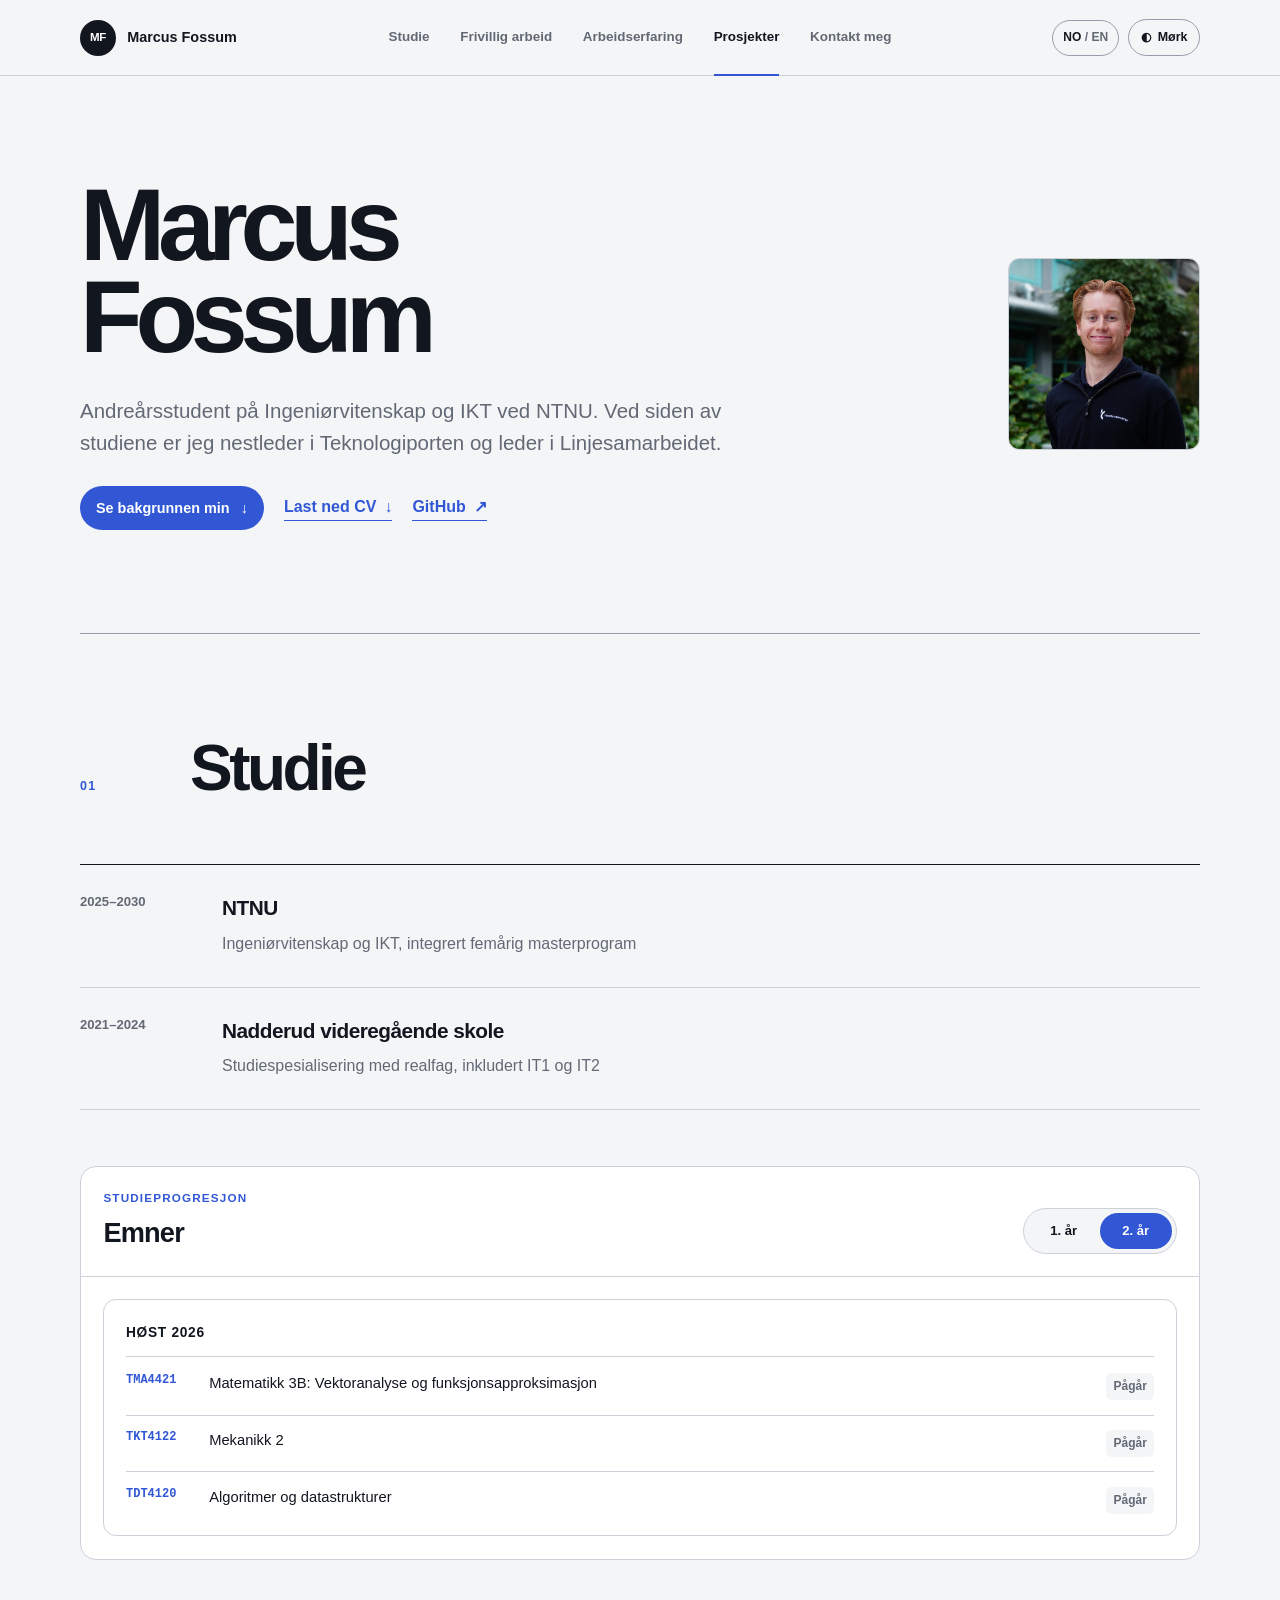
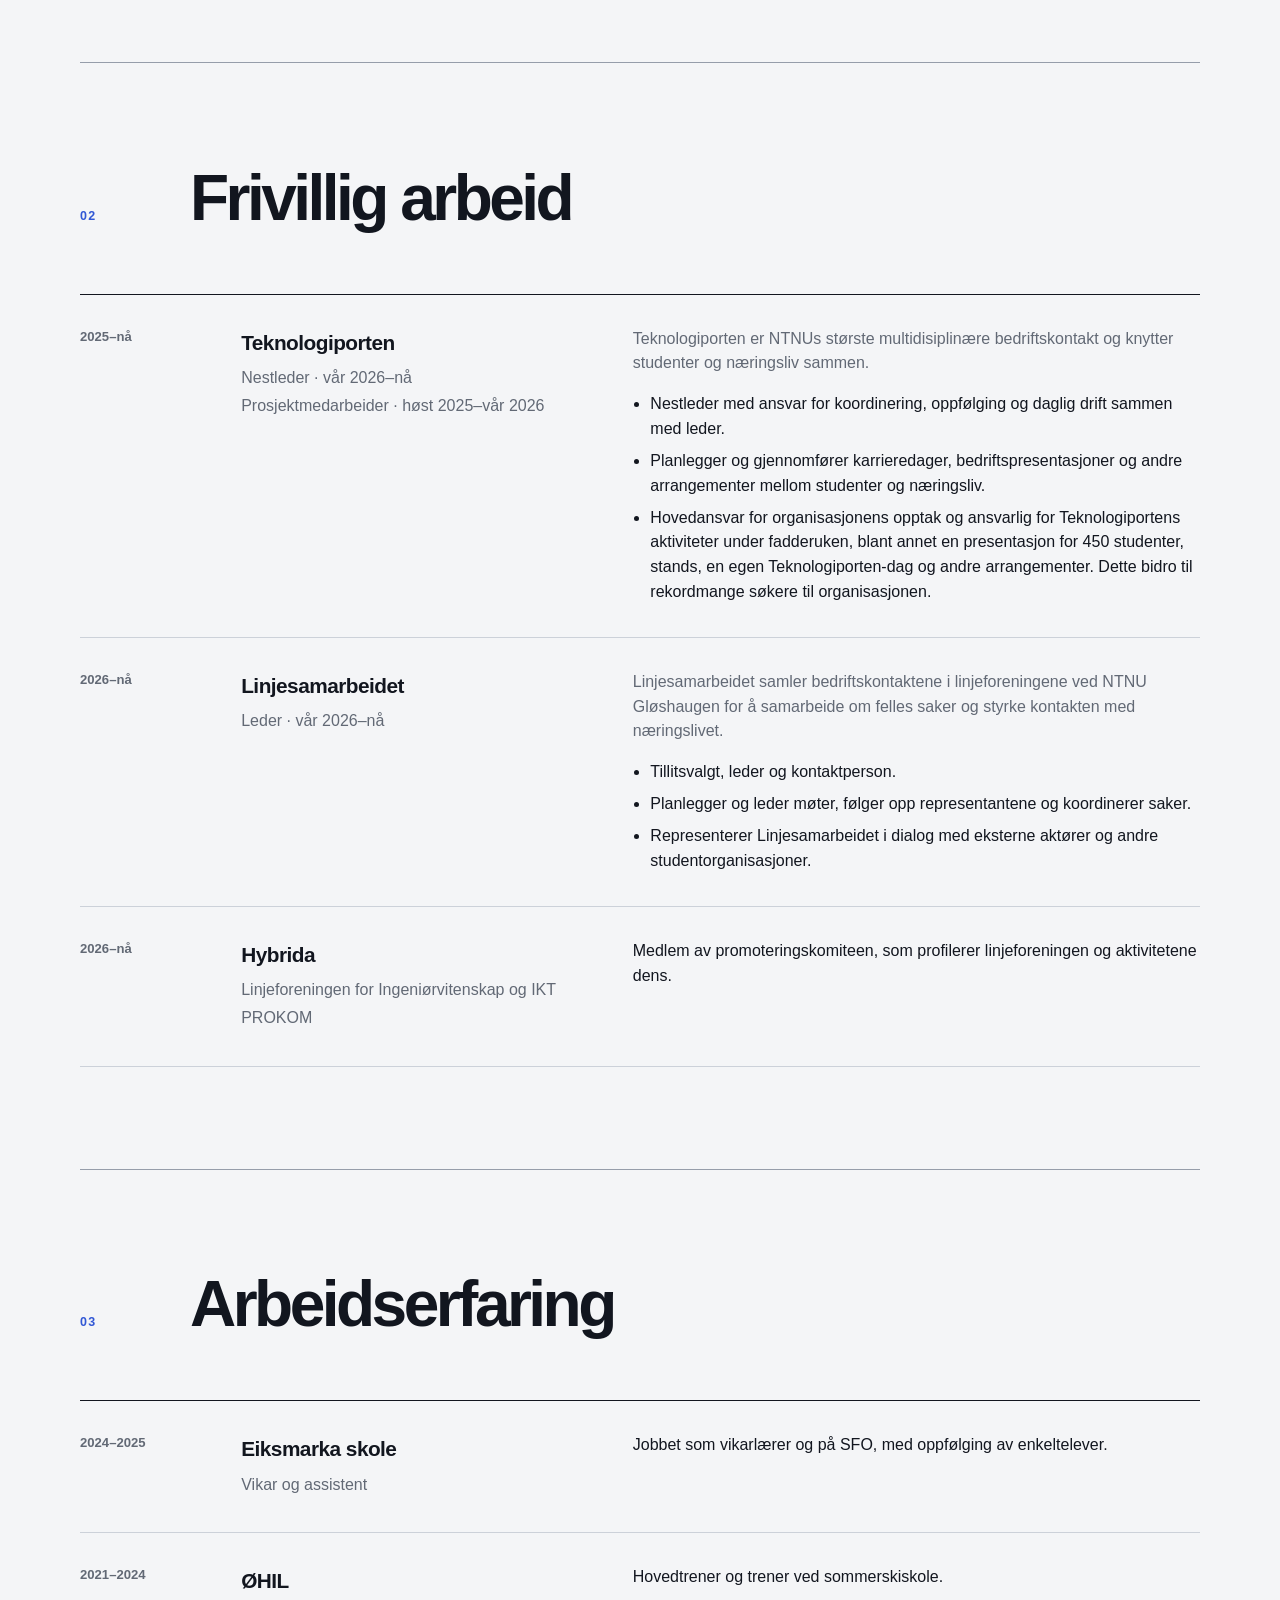
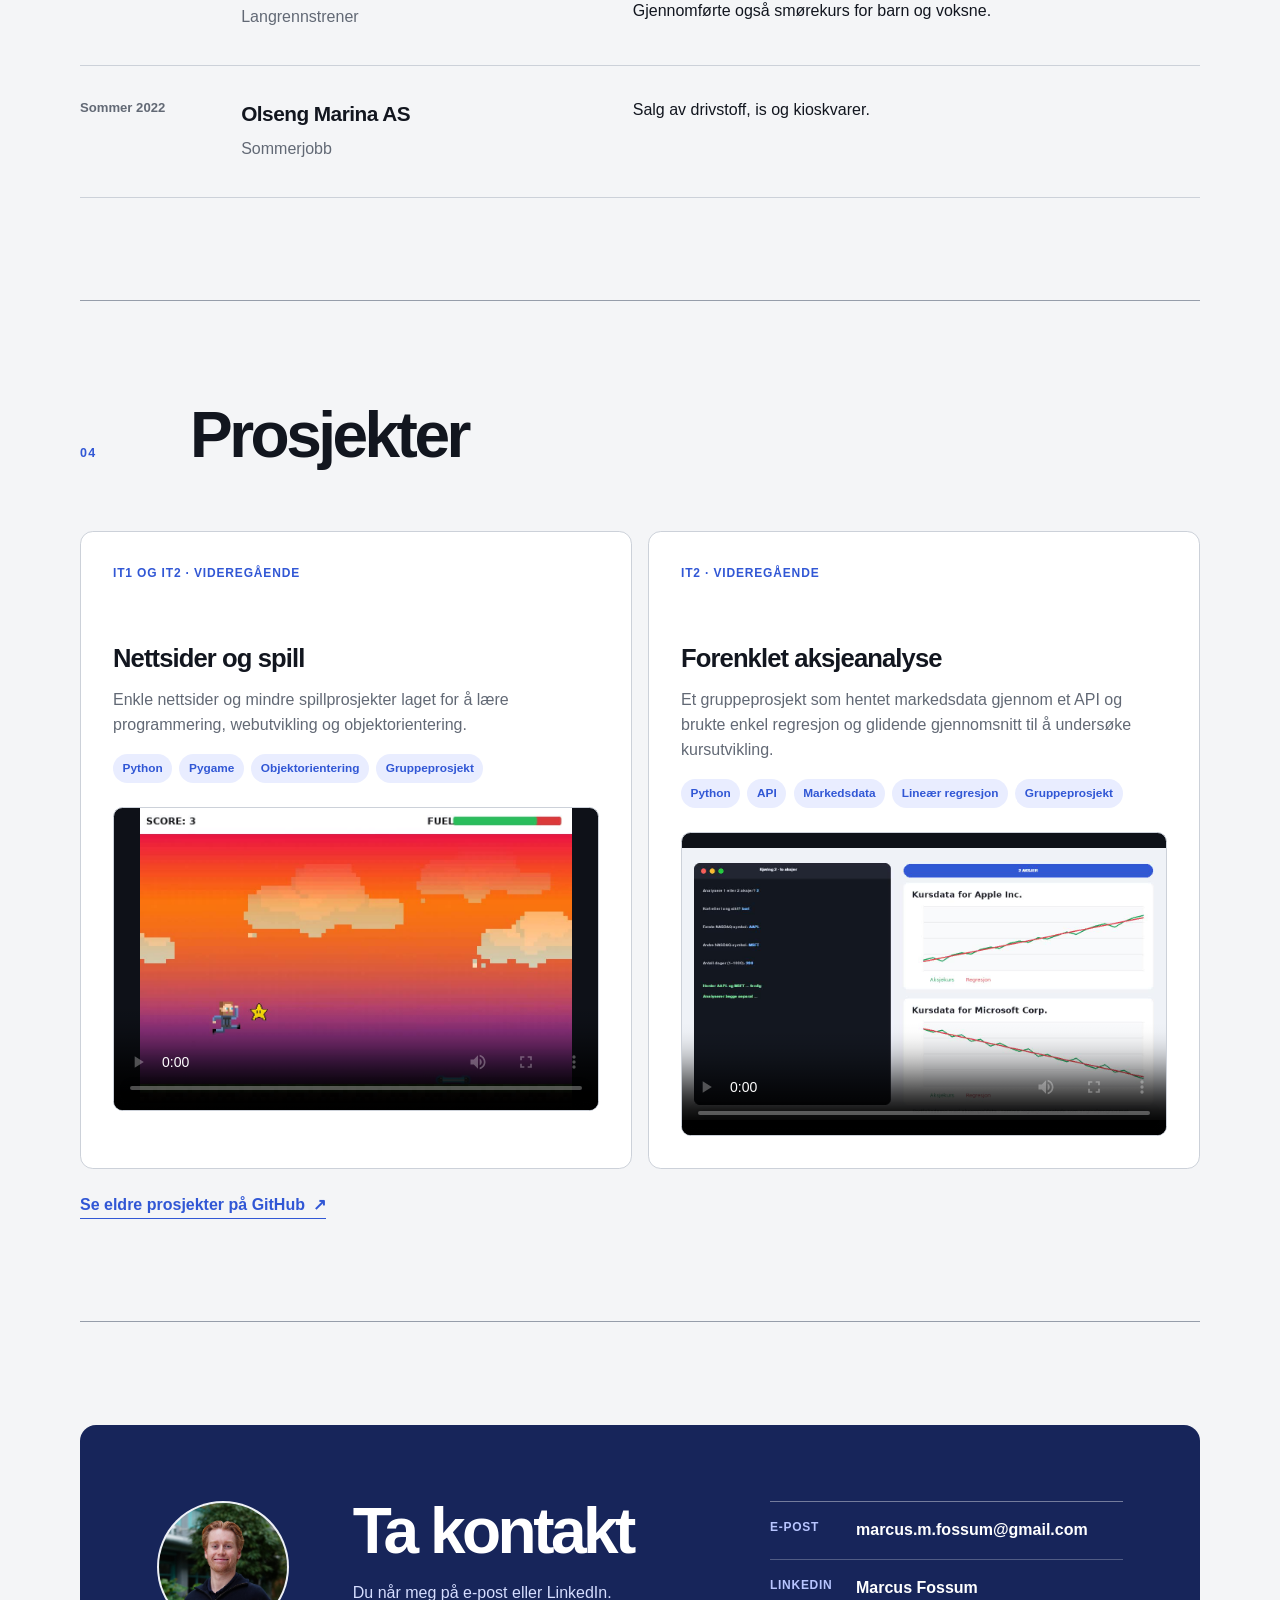
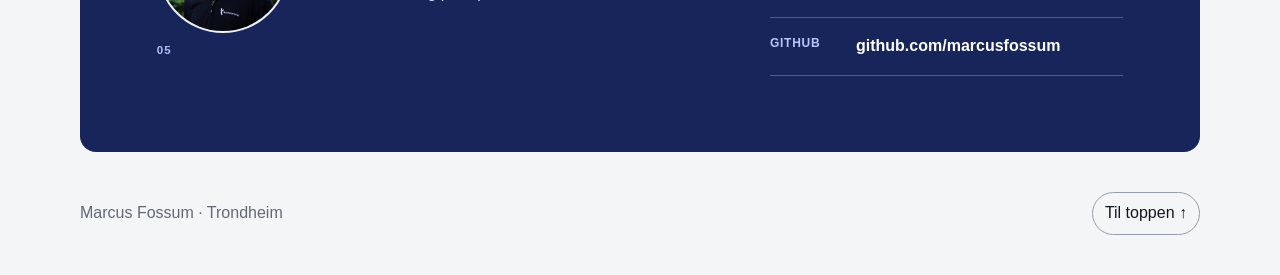
<file: index.html>
<!doctype html>
<html lang="no">
  <head>
    <meta charset="UTF-8" />
    <meta name="viewport" content="width=device-width, initial-scale=1.0" />
    <meta name="description" content="Digital CV for Marcus Fossum — student i Ingeniørvitenskap og IKT ved NTNU." />
    <meta name="theme-color" content="#f4f5f7" />
    <title>Marcus Fossum — digital CV</title>
    <link rel="icon" type="image/svg+xml" href="data:image/svg+xml,%3Csvg xmlns='http://www.w3.org/2000/svg' viewBox='0 0 64 64'%3E%3Crect width='64' height='64' rx='14' fill='%2312161f'/%3E%3Cpath d='M15 44V20h7l10 14 10-14h7v24h-8V32L32 44 23 32v12z' fill='%23ffffff'/%3E%3C/svg%3E" />
    <link rel="stylesheet" href="./styles.css" />
    <script src="./script.js" defer></script>
  </head>
  <body>
    <a class="skip-link" href="#main">Hopp til innhold</a>

    <header class="site-header">
      <a class="identity" href="#top" aria-label="Marcus Fossum, tilbake til toppen">
        <span class="identity-mark">MF</span>
        <span>Marcus Fossum</span>
      </a>

      <nav aria-label="Hovedmeny">
        <a href="#studie">Studie</a>
        <a href="#frivillig">Frivillig arbeid</a>
        <a href="#arbeid">Arbeidserfaring</a>
        <a href="#prosjekter">Prosjekter</a>
        <a href="#kontakt">Kontakt meg</a>
      </nav>

      <div class="header-actions">
        <button class="language-toggle" type="button" data-language-toggle aria-label="Switch to English">
          <span data-language-option="no">NO</span>
          <span aria-hidden="true">/</span>
          <span data-language-option="en">EN</span>
        </button>
        <button class="theme-toggle" type="button" data-theme-toggle aria-label="Bytt mellom lys og mørk modus" aria-pressed="false">
          <span aria-hidden="true">◐</span>
          <span data-theme-label>Mørk</span>
        </button>
      </div>
    </header>

    <main id="main">
      <section class="intro" id="top">
        <div class="intro-main">
          <h1>Marcus<br />Fossum</h1>
          <p class="intro-text">
            Andreårsstudent på Ingeniørvitenskap og IKT ved NTNU. Ved siden av studiene er jeg nestleder i Teknologiporten og leder i Linjesamarbeidet.
          </p>
          <div class="intro-links">
            <a class="primary-link" href="#studie">Se bakgrunnen min <span aria-hidden="true">↓</span></a>
            <a class="cv-link" href="./marcus-fossum-cv.pdf" download>Last ned CV <span aria-hidden="true">↓</span></a>
            <a class="github-link" href="https://github.com/marcusfossum" target="_blank" rel="noreferrer">GitHub <span aria-hidden="true">↗</span></a>
          </div>
        </div>

        <figure class="intro-portrait" aria-label="Portrett av Marcus Fossum">
          <img src="./marcus-fossum.jpg" alt="Portrett av Marcus Fossum i Teknologiporten-genser" width="1365" height="2048" />
        </figure>
      </section>

      <section class="cv-section" id="studie">
        <header class="section-header">
          <p>01</p>
          <h2>Studie</h2>
        </header>

        <div class="education-list">
          <article class="education">
            <div class="entry-date">2025–2030</div>
            <div>
              <h3>NTNU</h3>
              <p>Ingeniørvitenskap og IKT, integrert femårig masterprogram</p>
            </div>
          </article>
          <article class="education">
            <div class="entry-date">2021–2024</div>
            <div>
              <h3>Nadderud videregående skole</h3>
              <p>Studiespesialisering med realfag, inkludert IT1 og IT2</p>
            </div>
          </article>
        </div>

        <div class="study-tracker">
          <div class="tracker-heading">
            <div>
              <p class="tracker-label">Studieprogresjon</p>
              <h3>Emner</h3>
            </div>
            <div class="year-tabs" role="tablist" aria-label="Velg studieår">
              <button type="button" role="tab" id="tab-year-1" aria-selected="false" aria-controls="year-1" data-year-tab="year-1" tabindex="-1">1. år</button>
              <button type="button" role="tab" id="tab-year-2" aria-selected="true" aria-controls="year-2" data-year-tab="year-2">2. år</button>
            </div>
          </div>

          <div class="year-panel" id="year-1" role="tabpanel" aria-labelledby="tab-year-1" data-year-panel hidden>
            <div class="semester-grid semester-grid-two">
              <article class="semester">
                <h4>Høst 2025</h4>
                <ul>
                  <li class="course"><span class="course-code">TMA4412</span><span class="course-name">Matematikk 2C: Diskret matematikk</span></li>
                  <li class="course"><span class="course-code">TMA4400</span><span class="course-name">Matematikk 1: Kalkulus og lineær algebra</span></li>
                  <li class="course"><span class="course-code">TDT4109</span><span class="course-name">Informasjonsteknologi, grunnkurs</span></li>
                  <li class="course"><span class="course-code">TBM4130</span><span class="course-name">Ingeniørvitenskap og IKT, introduksjon</span></li>
                </ul>
              </article>

              <article class="semester">
                <h4>Vår 2026 · 5 fag</h4>
                <ul>
                  <li class="course"><span class="course-code">TMA4411</span><span class="course-name">Matematikk 2B: Lineær algebra, differensialligninger og flervariabel analyse</span></li>
                  <li class="course"><span class="course-code">TMA4245</span><span class="course-name">Statistikk</span></li>
                  <li class="course"><span class="course-code">TKT4116</span><span class="course-name">Mekanikk 1</span></li>
                  <li class="course"><span class="course-code">TDT4100</span><span class="course-name">Objektorientert programmering</span></li>
                  <li class="course"><span class="course-code">EXPH0300</span><span class="course-name">Examen philosophicum for naturvitenskap og teknologi</span></li>
                </ul>
                <p class="semester-note">Exphil ligger normalt høsten 2026 i fagplanen, men ble tatt våren 2026.</p>
              </article>
            </div>
          </div>

          <div class="year-panel active" id="year-2" role="tabpanel" aria-labelledby="tab-year-2" data-year-panel>
            <div class="semester-grid semester-grid-one">
              <article class="semester">
                <h4>Høst 2026</h4>
                <ul>
                  <li class="course"><span class="course-code">TMA4421</span><span class="course-name">Matematikk 3B: Vektoranalyse og funksjonsapproksimasjon</span><span class="grade grade-current">Pågår</span></li>
                  <li class="course"><span class="course-code">TKT4122</span><span class="course-name">Mekanikk 2</span><span class="grade grade-current">Pågår</span></li>
                  <li class="course"><span class="course-code">TDT4120</span><span class="course-name">Algoritmer og datastrukturer</span><span class="grade grade-current">Pågår</span></li>
                </ul>
              </article>
            </div>
          </div>
        </div>
      </section>

      <section class="cv-section" id="frivillig">
        <header class="section-header">
          <p>02</p>
          <h2>Frivillig arbeid</h2>
        </header>

        <div class="entry-list">
          <article class="entry">
            <div class="entry-date">2025–nå</div>
            <div class="entry-title">
              <h3>Teknologiporten</h3>
              <p>Nestleder · vår 2026–nå</p>
              <p>Prosjektmedarbeider · høst 2025–vår 2026</p>
            </div>
            <div class="entry-description">
              <p class="organisation-intro">Teknologiporten er NTNUs største multidisiplinære bedriftskontakt og knytter studenter og næringsliv sammen.</p>
              <ul>
                <li>Nestleder med ansvar for koordinering, oppfølging og daglig drift sammen med leder.</li>
                <li>Planlegger og gjennomfører karrieredager, bedriftspresentasjoner og andre arrangementer mellom studenter og næringsliv.</li>
                <li>Hovedansvar for organisasjonens opptak og ansvarlig for Teknologiportens aktiviteter under fadderuken, blant annet en presentasjon for 450 studenter, stands, en egen Teknologiporten-dag og andre arrangementer. Dette bidro til rekordmange søkere til organisasjonen.</li>
              </ul>
            </div>
          </article>

          <article class="entry">
            <div class="entry-date">2026–nå</div>
            <div class="entry-title">
              <h3>Linjesamarbeidet</h3>
              <p>Leder · vår 2026–nå</p>
            </div>
            <div class="entry-description">
              <p class="organisation-intro">Linjesamarbeidet samler bedriftskontaktene i linjeforeningene ved NTNU Gløshaugen for å samarbeide om felles saker og styrke kontakten med næringslivet.</p>
              <ul>
                <li>Tillitsvalgt, leder og kontaktperson.</li>
                <li>Planlegger og leder møter, følger opp representantene og koordinerer saker.</li>
                <li>Representerer Linjesamarbeidet i dialog med eksterne aktører og andre studentorganisasjoner.</li>
              </ul>
            </div>
          </article>

          <article class="entry">
            <div class="entry-date">2026–nå</div>
            <div class="entry-title">
              <h3>Hybrida</h3>
              <p>Linjeforeningen for Ingeniørvitenskap og IKT</p>
              <p>PROKOM</p>
            </div>
            <div class="entry-description">
              <p>Medlem av promoteringskomiteen, som profilerer linjeforeningen og aktivitetene dens.</p>
            </div>
          </article>
        </div>
      </section>

      <section class="cv-section" id="arbeid">
        <header class="section-header">
          <p>03</p>
          <h2>Arbeidserfaring</h2>
        </header>

        <div class="entry-list">
          <article class="entry">
            <div class="entry-date">2024–2025</div>
            <div class="entry-title"><h3>Eiksmarka skole</h3><p>Vikar og assistent</p></div>
            <div class="entry-description"><p>Jobbet som vikarlærer og på SFO, med oppfølging av enkeltelever.</p></div>
          </article>
          <article class="entry">
            <div class="entry-date">2021–2024</div>
            <div class="entry-title"><h3>ØHIL</h3><p>Langrennstrener</p></div>
            <div class="entry-description">
              <p>Hovedtrener og trener ved sommerskiskole.</p>
              <p class="description-followup">Gjennomførte også smørekurs for barn og voksne.</p>
            </div>
          </article>
          <article class="entry">
            <div class="entry-date">Sommer 2022</div>
            <div class="entry-title"><h3>Olseng Marina AS</h3><p>Sommerjobb</p></div>
            <div class="entry-description"><p>Salg av drivstoff, is og kioskvarer.</p></div>
          </article>
        </div>
      </section>

      <section class="cv-section" id="prosjekter">
        <header class="section-header">
          <p>04</p>
          <h2>Prosjekter</h2>
        </header>

        <div class="project-grid">
          <article class="project-card">
            <p class="project-meta">IT1 og IT2 · Videregående</p>
            <h3>Nettsider og spill</h3>
            <p class="project-description">Enkle nettsider og mindre spillprosjekter laget for å lære programmering, webutvikling og objektorientering.</p>
            <ul class="project-tags" aria-label="Teknologier og prosjekttype">
              <li>Python</li>
              <li>Pygame</li>
              <li>Objektorientering</li>
              <li>Gruppeprosjekt</li>
            </ul>
            <video class="project-video" controls playsinline preload="metadata" poster="./diddy-jump-poster.jpg" aria-label="Kort demonstrasjon av spillet Diddy Jump">
              <source src="./diddy-jump-demo.mp4" type="video/mp4" />
              Nettleseren din støtter ikke videoavspilling.
            </video>
          </article>
          <article class="project-card">
            <p class="project-meta">IT2 · Videregående</p>
            <h3>Forenklet aksjeanalyse</h3>
            <p class="project-description">Et gruppeprosjekt som hentet markedsdata gjennom et API og brukte enkel regresjon og glidende gjennomsnitt til å undersøke kursutvikling.</p>
            <ul class="project-tags" aria-label="Teknologier og prosjekttype">
              <li>Python</li>
              <li>API</li>
              <li>Markedsdata</li>
              <li>Lineær regresjon</li>
              <li>Gruppeprosjekt</li>
            </ul>
            <video class="project-video" controls playsinline preload="metadata" poster="./aksjeanalyse-poster.jpg" aria-label="Kort demonstrasjon av aksjeanalyseprogrammet">
              <source src="./aksjeanalyse-demo.mp4" type="video/mp4" />
              Nettleseren din støtter ikke videoavspilling.
            </video>
          </article>
        </div>
        <a class="section-link" href="https://github.com/marcusfossum" target="_blank" rel="noreferrer">Se eldre prosjekter på GitHub <span aria-hidden="true">↗</span></a>
      </section>

      <section class="contact-section" id="kontakt">
        <div class="contact-portrait">
          <div class="contact-portrait-frame">
            <img src="./marcus-fossum.jpg" alt="Nærbilde av Marcus Fossum" width="1365" height="2048" />
          </div>
          <span>05</span>
        </div>
        <div>
          <h2>Ta kontakt</h2>
          <p class="contact-intro">Du når meg på e-post eller LinkedIn.</p>
        </div>
        <div class="contact-links">
          <a href="mailto:marcus.m.fossum@gmail.com"><span>E-post</span>marcus.m.fossum@gmail.com</a>
          <a href="https://www.linkedin.com/in/marcus-fossum-72bb29386/" target="_blank" rel="noreferrer"><span>LinkedIn</span>Marcus Fossum</a>
          <a href="https://github.com/marcusfossum" target="_blank" rel="noreferrer"><span>GitHub</span>github.com/marcusfossum</a>
        </div>
      </section>
    </main>

    <footer>
      <p>Marcus Fossum · Trondheim</p>
      <button type="button" data-top>Til toppen <span aria-hidden="true">↑</span></button>
    </footer>
  </body>
</html>
</file>
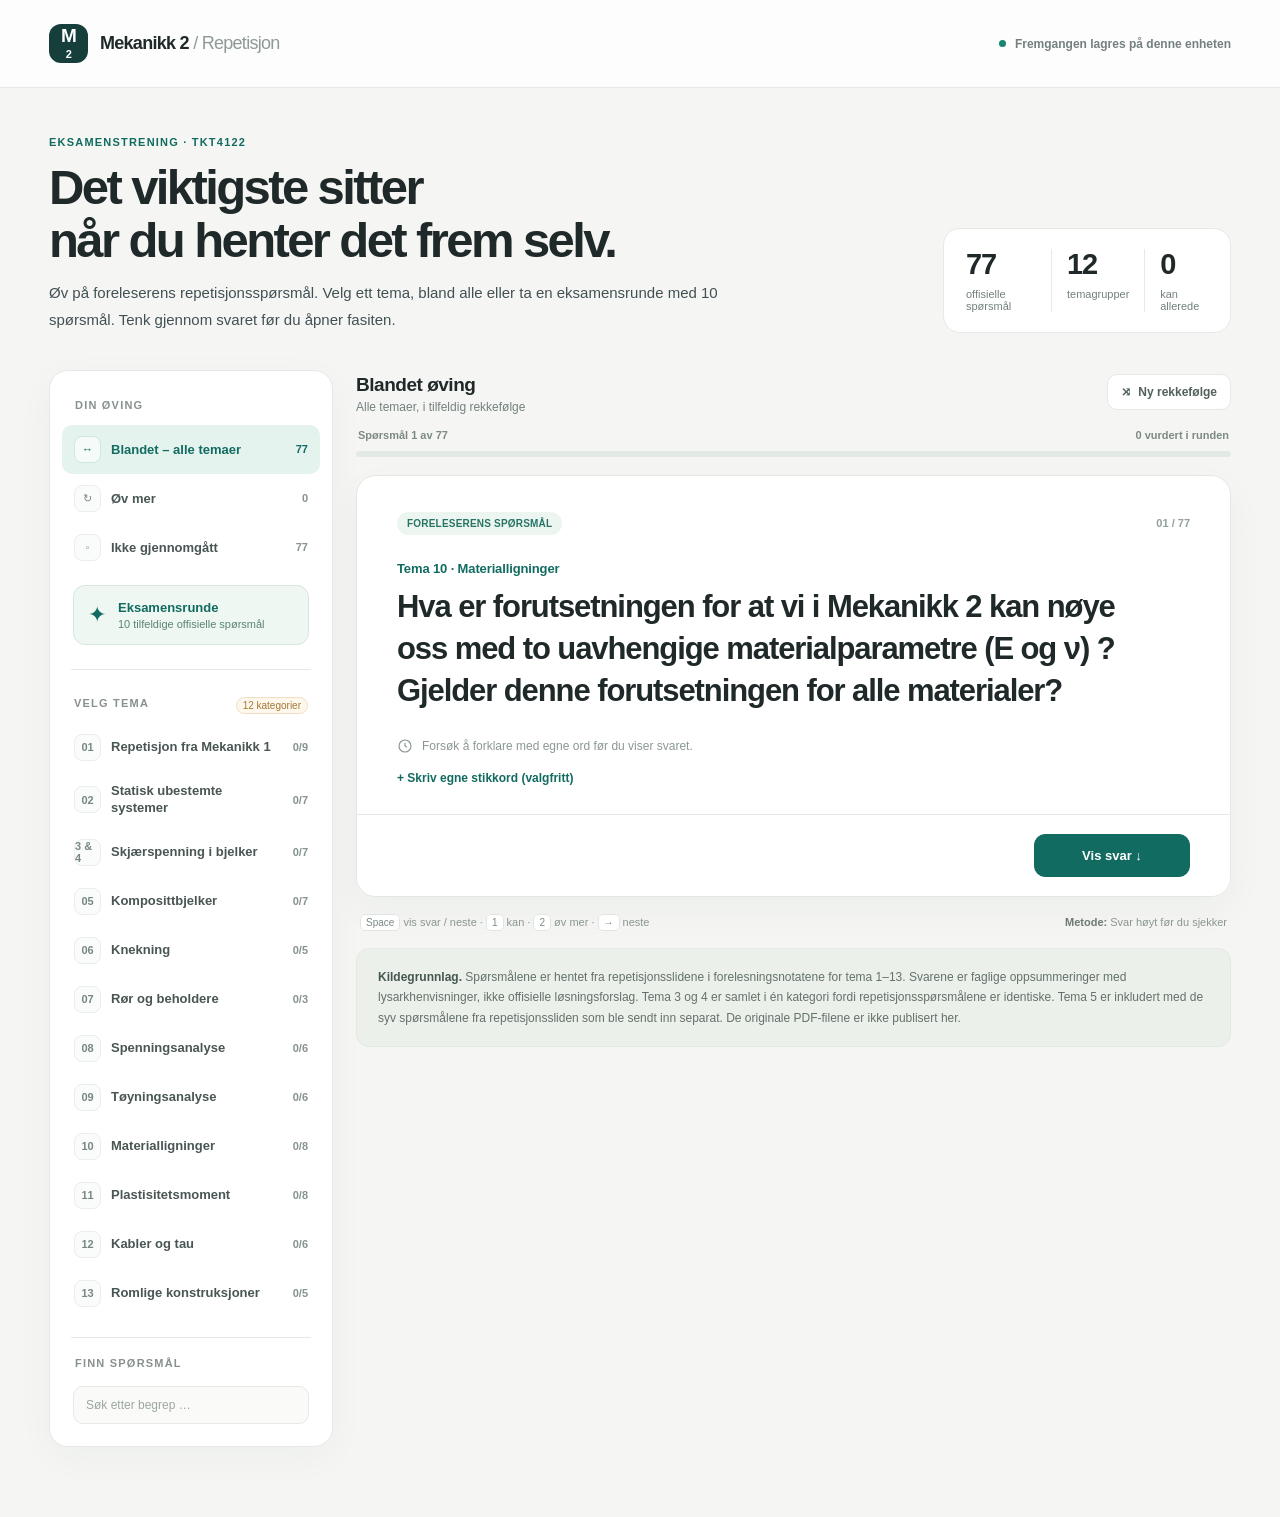
<file: mekanikk2/index.html>
<!DOCTYPE html>
<html lang="nb">
<head>
<meta charset="utf-8">
<meta name="viewport" content="width=device-width,initial-scale=1,viewport-fit=cover">
<meta name="theme-color" content="#f5f6f3">
<meta name="description" content="Repetisjonsspørsmål for Mekanikk 2 – 77 repetisjonsspørsmål fra forelesningene, med kildebaserte fasitsvar.">
<title>Mek 2 · Repetisjon</title>
<style>
:root{--bg:#f5f6f3;--white:#fff;--ink:#202929;--ink2:#425054;--muted:#73807f;--line:#e5eae6;--accent:#126b60;--accentLight:#e5f3ef;--yellow:#e9ba66;--orange:#ac5c28;--orangeLight:#fbefe0;--red:#b14f49;--redLight:#fbefed;--radius:19px;--shadow:0 10px 38px rgba(35,55,48,.035)}
*{box-sizing:border-box}html{scroll-behavior:smooth}body{margin:0;background:var(--bg);color:var(--ink);font-family:Inter,ui-sans-serif,-apple-system,BlinkMacSystemFont,"Segoe UI",sans-serif;-webkit-font-smoothing:antialiased}button,input,textarea{font:inherit}button{cursor:pointer}button:focus-visible,input:focus-visible,textarea:focus-visible{outline:3px solid #6ca6a0;outline-offset:3px}a{color:var(--accent)}.shell{max-width:1258px;margin:0 auto;padding:0 38px}.topbar{height:88px;border-bottom:1px solid var(--line);background:rgba(255,255,255,.75)}.topbar .shell{display:flex;height:100%;align-items:center;justify-content:space-between}.brand{display:flex;align-items:center;gap:12px;user-select:none;font-weight:790;letter-spacing:-.04em;font-size:18px}.brandmark{display:grid;place-items:center;background:#163f3c;color:#fff;height:39px;width:39px;border-radius:12px;font-size:19px}.brandmark sup{font-size:11px;position:relative;top:-2px}.topnote{display:flex;align-items:center;gap:9px;font-size:12px;color:var(--muted);font-weight:560}.tiny-dot{width:7px;height:7px;background:#16876e;border-radius:50%}
.hero{padding:48px 0 37px;display:grid;grid-template-columns:minmax(0,1fr) 288px;gap:28px;align-items:end}.eyebrow{letter-spacing:.11em;font-weight:790;font-size:11px;text-transform:uppercase;color:var(--accent)}h1{font-size:clamp(32px,4.4vw,49px);letter-spacing:-.053em;line-height:1.085;margin:13px 0 13px;font-weight:760;max-width:730px}.intro{font-size:15px;line-height:1.75;color:var(--ink2);max-width:680px;margin:0}.hero-stats{display:flex;justify-content:space-between;gap:15px;border:1px solid var(--line);border-radius:17px;padding:20px 22px;background:#fff}.stat b{display:block;font-size:29px;font-weight:780;letter-spacing:-.04em;line-height:1.1}.stat span{display:block;font-size:11px;color:var(--muted);margin-top:7px}.stat-divider{width:1px;background:var(--line)}
.main{display:grid;grid-template-columns:284px minmax(0,1fr);gap:23px;align-items:start;padding-bottom:70px}.sidebar{border:1px solid var(--line);background:#fff;border-radius:var(--radius);padding:20px 12px 13px;box-shadow:var(--shadow)}.side-title{padding:0 13px;margin:8px 0 14px;font-size:11px;text-transform:uppercase;font-weight:780;letter-spacing:.11em;color:#87918d}.navbtn{width:100%;display:flex;align-items:center;gap:10px;border:0;background:transparent;color:#495654;border-radius:10px;text-align:left;padding:11px 12px;font-size:13px;font-weight:570;transition:background .15s,color .15s}.navbtn:hover{background:#f4f8f6}.navbtn.active{background:var(--accentLight);color:var(--accent);font-weight:750}.navbtn .navcount{margin-left:auto;font-size:11px;color:#869390;font-weight:650}.navbtn.active .navcount{color:var(--accent)}.number-icon{flex-shrink:0;display:grid;place-items:center;width:27px;height:27px;border:1px solid #e9eeea;border-radius:8px;font-size:11px;color:#788783;background:#fafcfb}.navbtn.active .number-icon{border-color:#cde8dd;background:#f6fbf9;color:var(--accent)}.sidebarhr{margin:19px 9px;border:0;border-top:1px solid var(--line)}.section-head{display:flex;align-items:center;justify-content:space-between;padding:0 12px}.section-head .side-title{padding:0}.extralabel{font-size:10px;color:#a47837;border:1px solid #f0dec4;background:#fdf7ec;border-radius:10px;padding:2px 6px}.checkrow{display:flex;gap:10px;align-items:start;padding:8px 13px 9px;cursor:pointer;font-size:12px;color:#63716d;line-height:1.5}.checkrow input{accent-color:var(--accent);margin:3px 0 0}.searchwrap{padding:3px 11px 9px}.search{width:100%;padding:11px 12px;border:1px solid var(--line);background:#fafbf9;color:var(--ink);border-radius:10px;font-size:12px}.search::placeholder{color:#9ba6a2}.examblock{padding:13px 11px 5px}.examBtn{border:1px solid #d6e5dd;background:#eff7f2;color:var(--accent);display:flex;gap:12px;align-items:center;text-align:left;width:100%;border-radius:12px;padding:14px}.examBtn:hover{background:#e2f0e8}.examBtn strong{font-size:13px;display:block}.examBtn small{display:block;margin-top:3px;color:#5b8376;font-size:11px}.examicon{font-size:22px}
.content{min-width:0}.practice-heading{display:flex;align-items:start;justify-content:space-between;margin:4px 0 15px;gap:15px}.practice-heading h2{font-size:19px;letter-spacing:-.025em;font-weight:740;margin:0 0 4px}.practice-heading p{font-size:12px;color:var(--muted);margin:0}.btn-outline{display:flex;gap:7px;align-items:center;padding:10px 13px;background:#fff;border:1px solid var(--line);border-radius:10px;color:#52615d;font-size:12px;font-weight:640;white-space:nowrap}.btn-outline:hover{border-color:#b9d3c8;color:var(--accent)}.progressrow{display:flex;justify-content:space-between;align-items:center;color:#7d8985;font-size:11px;font-weight:640;margin:0 2px 10px}.track{height:6px;background:#e3eae6;border-radius:99px;overflow:hidden;margin-bottom:18px}.fill{height:100%;background:var(--accent);border-radius:99px;transition:width .25s}
.questioncard{background:#fff;border:1px solid #e3e8e3;border-radius:20px;min-height:395px;box-shadow:0 14px 38px rgba(32,55,44,.04);overflow:hidden}.question-content{padding:36px 40px 28px}.cardtop{display:flex;gap:10px;align-items:center;justify-content:space-between}.pill{border-radius:99px;display:inline-flex;align-items:center;padding:6px 10px;font-size:10px;font-weight:760;letter-spacing:.02em;background:#edf5f1;color:#277464}.pill.extra{background:#fcf4e8;color:#a06d29}.qserial{color:#91a19b;font-size:11px;font-weight:650}.category{color:var(--accent);font-size:13px;font-weight:740;margin:26px 0 10px;letter-spacing:-.01em}.question{font-size:clamp(22px,3.1vw,31px);letter-spacing:-.035em;line-height:1.35;font-weight:690;max-width:760px;margin:0}.prompt{display:flex;gap:9px;align-items:center;color:#8b9892;font-size:12px;margin:27px 0 6px}.prompt svg{flex-shrink:0}.ownreplybtn{font-size:12px;border:0;padding:0;background:none;color:var(--accent);font-weight:650;margin-top:11px}.ownreply{display:none;margin-top:14px}.ownreply.show{display:block}.ownreply textarea{resize:vertical;width:100%;min-height:92px;padding:13px;border:1px solid var(--line);border-radius:11px;background:#fafbf9;color:var(--ink);font-size:13px}.answerbox{display:none;margin:4px 0 0;border-top:1px solid var(--line);padding:24px 40px 28px;background:linear-gradient(180deg,#fcfdfb,#fff)}.answerbox.show{display:block;animation:fade .2s ease}.answer-tag{display:flex;align-items:center;gap:9px;color:var(--accent);font-size:11px;text-transform:uppercase;letter-spacing:.09em;font-weight:800;margin:0 0 12px}.answer-main{font-size:17px;line-height:1.75;letter-spacing:-.006em;margin:0;max-width:770px;font-weight:570}.explain{font-size:14px;line-height:1.75;color:#53615d;margin:13px 0 0;max-width:780px}.formula{font-size:13px;letter-spacing:.01em;line-height:1.6;font-weight:670;color:#315a53;margin:19px 0 0;padding:13px 16px;background:#f1f8f5;border-radius:10px;white-space:pre-wrap;overflow-wrap:anywhere}.source{display:flex;flex-wrap:wrap;gap:7px;align-items:center;color:#7f8985;font-size:11px;margin:20px 0 0}.src-highlight{font-weight:690;color:#586965}.card-footer{border-top:1px solid var(--line);padding:19px 40px;display:flex;align-items:center;justify-content:space-between;gap:18px;background:#fff}.primary{background:var(--accent);color:#fff;border:1px solid var(--accent);border-radius:11px;padding:13px 19px;font-size:13px;font-weight:720;min-width:156px}.primary:hover{background:#105b52}.leftactions{display:flex;gap:8px;flex-wrap:wrap}.assessment{display:none;gap:9px;align-items:center}.assessment.show{display:flex}.ratebtn{display:flex;align-items:center;gap:8px;font-size:12px;font-weight:680;border:1px solid #dce8e0;background:#f8fbf9;color:#416d5f;border-radius:10px;padding:12px 14px}.ratebtn.review{border-color:#eedad6;background:#fff9f8;color:#a45b54}.ratebtn.sel{box-shadow:0 0 0 2px #c0deca inset}.ratebtn.review.sel{box-shadow:0 0 0 2px #e8beb8 inset}.hintbar{display:flex;gap:20px;align-items:center;justify-content:space-between;color:#8b9691;font-size:11px;line-height:1.5;padding:17px 4px}.hintbar span strong{color:#6c7a73}.hintbar kbd{font-family:inherit;font-size:10px;border:1px solid #dfe6e1;background:#fff;padding:2px 5px;border-radius:5px;color:#7b8a83}.footer-msg{padding:18px 21px;background:#ecf0eb;border:1px solid #e3e9e3;border-radius:13px;color:#64716b;font-size:12px;line-height:1.7}.footer-msg strong{color:#465750}.empty{padding:42px 40px;display:flex;flex-direction:column;align-items:start;gap:12px}.empty h3{margin:0;font-size:25px;letter-spacing:-.03em}.empty p{margin:0;line-height:1.7;color:#65716c;font-size:14px;max-width:560px}.empty .primary{margin-top:9px}.status-chip{display:inline-flex;gap:7px;align-items:center;border:1px solid #e2e9e4;border-radius:30px;font-size:11px;padding:6px 10px;background:#fff;color:#607269}
@keyframes fade{from{opacity:.2;transform:translateY(-3px)}to{opacity:1;transform:translateY(0)}}
@media(max-width:950px){.shell{padding:0 24px}.main{grid-template-columns:238px minmax(0,1fr);gap:16px}.hero{grid-template-columns:1fr}.hero-stats{max-width:350px}.question-content,.answerbox{padding-left:27px;padding-right:27px}.card-footer{padding-left:27px;padding-right:27px}}
@media(max-width:690px){.shell{padding:0 16px}.topbar{height:70px}.topnote{font-size:10px}.topnote .tiny-dot{display:none}.brand{font-size:16px}.brandmark{height:35px;width:35px}.hero{padding:31px 0 25px;gap:19px}.hero h1{font-size:35px}.intro{font-size:13px}.hero-stats{max-width:unset;padding:15px 19px}.stat b{font-size:23px}.stat span{font-size:10px}.main{display:flex;flex-direction:column;gap:22px}.sidebar{width:100%;padding:15px 10px 10px}.topiclist{display:grid;grid-template-columns:repeat(2,minmax(0,1fr));gap:2px}.topiclist .navbtn{font-size:11px;padding:8px 7px;gap:6px}.topiclist .number-icon{width:23px;height:23px;font-size:10px}.navbtn .navcount{font-size:10px}.section-head .side-title{margin:8px 0}.examblock{padding:10px 7px}.practice-heading{margin-top:0;flex-wrap:wrap}.content{width:100%;max-width:100%;min-width:0}.practice-heading h2{font-size:17px}.questioncard{min-height:unset}.question-content{padding:27px 23px 22px}.question{font-size:25px}.category{margin-top:23px}.answerbox{padding:23px}.card-footer{padding:14px 18px;display:flex;align-items:stretch;flex-direction:column-reverse;gap:11px}.card-footer .primary{width:100%}.leftactions{width:100%}.assessment{width:100%}.ratebtn{flex:1;justify-content:center}.hintbar{display:none}.footer-msg{font-size:11px}.progressrow{margin-top:4px}.searchwrap{padding:1px 7px 6px}}
@media(prefers-reduced-motion:reduce){*{scroll-behavior:auto!important;animation:none!important;transition:none!important}}

/* Mathematical typesetting: native MathML, with proper fractions and indices. */
.formula-grid{display:grid;grid-template-columns:repeat(auto-fit,minmax(min(100%,250px),1fr));gap:11px;margin:21px 0 0}
.formula-item{min-width:0;padding:15px 17px;border:1px solid #dceae5;border-radius:12px;background:#f0f8f4}
.math-label{font-size:11px;line-height:1.4;font-weight:750;letter-spacing:.02em;color:#41796e;margin-bottom:11px}
.math-scroll{max-width:100%;overflow-x:auto;overflow-y:hidden;scrollbar-color:#c8d9d3 transparent;scrollbar-width:thin;padding:0 1px 7px}
.math-scroll math{font-size:clamp(18px,2.1vw,21px);color:#194c42;white-space:nowrap;min-width:max-content;margin:0;text-align:left}
.math-scroll math mfrac{linethickness:1.25px}
.formula-help{font-size:11px;color:#638078;margin:8px 0 0;display:none}@media(max-width:690px){.formula-help{display:block}}
.answer-main,.explain{overflow-wrap:break-word}
@media(max-width:690px){.formula-grid{grid-template-columns:1fr}.formula-item{padding:15px}.math-scroll math{font-size:19px}.answer-main{font-size:16px}.explain{font-size:14px}}
</style>
</head>
<body>
<div class="topbar"><div class="shell"><div class="brand"><div class="brandmark">M<sup>2</sup></div><span>Mekanikk 2 <span style="color:#8f9a94;font-weight:470">/ Repetisjon</span></span></div><div class="topnote"><span class="tiny-dot"></span>Fremgangen lagres på denne enheten</div></div></div>
<div class="shell"><section class="hero"><div><div class="eyebrow">EKSAMENSTRENING · TKT4122</div><h1>Det viktigste sitter<br>når du henter det frem selv.</h1><p class="intro">Øv på foreleserens repetisjonsspørsmål. Velg ett tema, bland alle eller ta en eksamensrunde med 10 spørsmål. Tenk gjennom svaret før du åpner fasiten.</p></div><div class="hero-stats"><div class="stat"><b id="statOfficial">77</b><span>offisielle spørsmål</span></div><div class="stat-divider"></div><div class="stat"><b id="statTopics">13</b><span>temagrupper</span></div><div class="stat-divider"></div><div class="stat"><b id="statKnown">0</b><span>kan allerede</span></div></div></section>
<div class="main"><aside class="sidebar" aria-label="Velg øving og tema">
<div class="side-title">Din øving</div><button class="navbtn active" type="button" id="navAll" data-nav="all"><span class="number-icon">↔</span> Blandet – alle temaer <span class="navcount">77</span></button><button class="navbtn" type="button" id="navReview" data-nav="review"><span class="number-icon">↻</span> Øv mer <span class="navcount" id="reviewCount">0</span></button><button class="navbtn" type="button" id="navUnseen" data-nav="unseen"><span class="number-icon">◦</span> Ikke gjennomgått <span class="navcount" id="unseenCount">77</span></button>
<div class="examblock"><button type="button" class="examBtn" id="examButton"><span class="examicon">✦</span><span><strong>Eksamensrunde</strong><small>10 tilfeldige offisielle spørsmål</small></span></button></div>
<hr class="sidebarhr"><div class="section-head"><span class="side-title">Velg tema</span><span class="extralabel">12 kategorier</span></div><div class="topiclist" id="topicList"></div><hr class="sidebarhr"><div class="side-title">Finn spørsmål</div><div class="searchwrap"><input class="search" id="searchInput" type="search" placeholder="Søk etter begrep …" aria-label="Søk i spørsmålene"></div></aside>
<section class="content" aria-label="Spørsmål og svar"><div class="practice-heading"><div><h2 id="sessionTitle">Blandet øving</h2><p id="sessionSubtitle">Alle foreleserens spørsmål, tilfeldig rekkefølge</p></div><button type="button" class="btn-outline" id="reshuffle" title="Start ny tilfeldig runde"><span aria-hidden="true">⤨</span> Ny rekkefølge</button></div><div class="progressrow"><span id="sessionCounter">Spørsmål 1 av 77</span><span id="sessionCompleted">0 gjennomgått i runden</span></div><div class="track" role="progressbar" aria-label="Fremgang i øvingsrunde" aria-valuemin="0" aria-valuemax="100" aria-valuenow="0" id="progressBar"><div class="fill" id="progressFill" style="width:0%"></div></div>
<div id="questionArea" aria-live="polite"></div><div class="hintbar"><span><kbd>Space</kbd> vis svar / neste · <kbd>1</kbd> kan · <kbd>2</kbd> øv mer · <kbd>→</kbd> neste</span><span><strong>Metode:</strong> Svar høyt før du sjekker</span></div><div class="footer-msg"><strong>Kildegrunnlag.</strong> Spørsmålene er hentet fra repetisjonsslidene i forelesningsnotatene for tema 1–13. Svarene er faglige oppsummeringer med lysarkhenvisninger, ikke offisielle løsningsforslag. Tema 3 og 4 er samlet i én kategori fordi repetisjonsspørsmålene er identiske. Tema 5 er inkludert med de syv spørsmålene fra repetisjonssliden som ble sendt inn separat. De originale PDF-filene er ikke publisert her.</div></section></div></div>
<script id="dataset" type="application/json">{"topics":[{"id":1,"name":"Repetisjon fra Mekanikk 1","file":"1 Repetisjon fra Mekanikk 1 (1).pdf","questions":9},{"id":2,"name":"Statisk ubestemte systemer","file":"2 Statisk ubestemte systemer.pdf","questions":7},{"id":3,"name":"Skjærspenning i bjelker","file":"3 Skjærspenning i bjelker.pdf og 4 Skjærspenning i bjelker.pdf","questions":7},{"id":5,"name":"Komposittbjelker","file":"5 Komposittbjelker.pdf","questions":7},{"id":6,"name":"Knekning","file":"6 Knekning.pdf","questions":5},{"id":7,"name":"Rør og beholdere","file":"7 - Rør og beholdere.pdf","questions":3},{"id":8,"name":"Spenningsanalyse","file":"8 Spenningsanalyse.pdf","questions":6},{"id":9,"name":"Tøyningsanalyse","file":"9 Tøyningsanalyse.pdf","questions":6},{"id":10,"name":"Materialligninger","file":"10 Materialligninger (1).pdf","questions":8},{"id":11,"name":"Plastisitetsmoment","file":"11 Plastisitetsmoment.pdf","questions":8},{"id":12,"name":"Kabler og tau","file":"12 Kabler og tau.pdf","questions":6},{"id":13,"name":"Romlige konstruksjoner","file":"13 Romlige konstruksjoner.pdf","questions":5}],"questions":[{"id":"t1q1","topics":[1],"q":"Hvordan defineres normalspenning σ og skjærspenning τ?","short":"Normalspenning σ virker normalt på en snittflate. Skjærspenning τ virker tangentielt (parallelt) med snittflaten.","detail":"Ved sentrisk aksialkraft og jevn fordeling er σ = N/A. Midlere skjærspenning ved skjærkraft er τ_middel = V/A; den reelle fordelingen kan være ujevn.","refs":[3,4,12],"ref_labels":["1-3","1-4","1-12"],"official":true,"source_label":"Tema 1: 1-35","math_html":"<div class=\"formula-item\"><div class=\"math-label\">Normalspenning<\/div><div class=\"math-scroll\"><math xmlns=\"http://www.w3.org/1998/Math/MathML\" display=\"block\"><mrow><mi>σ<\/mi><mo>=<\/mo><mfrac><mrow><mi>N<\/mi><\/mrow><mrow><mi>A<\/mi><\/mrow><\/mfrac><\/mrow><\/math><\/div><\/div><div class=\"formula-item\"><div class=\"math-label\">Midlere skjærspenning<\/div><div class=\"math-scroll\"><math xmlns=\"http://www.w3.org/1998/Math/MathML\" display=\"block\"><mrow><msub><mi>τ<\/mi><mrow><mtext>middel<\/mtext><\/mrow><\/msub><mo>=<\/mo><mfrac><mrow><mi>V<\/mi><\/mrow><mrow><mi>A<\/mi><\/mrow><\/mfrac><\/mrow><\/math><\/div><\/div>","formula_type":"mathml"},{"id":"t1q2","topics":[1],"q":"Hvordan defineres lengdetøyning ε og skjærtøyning γ?","short":"Lengdetøyning ε beskriver relativ lengdeendring; skjærtøyning γ beskriver vinkelendringen mellom materiallinjer som opprinnelig sto normalt på hverandre.","detail":"Lengdetøyning er dimensjonsløs. Skjærtøyning uttrykkes i radianer og er også dimensjonsløs.","refs":[5,6,12],"ref_labels":["1-5","1-6","1-12"],"official":true,"source_label":"Tema 1: 1-35","math_html":"<div class=\"formula-item\"><div class=\"math-label\">Lengdetøyning<\/div><div class=\"math-scroll\"><math xmlns=\"http://www.w3.org/1998/Math/MathML\" display=\"block\"><mrow><mi>ε<\/mi><mo>=<\/mo><mfrac><mrow><mi>Δ<\/mi><mspace width=\"0.18em\"><\/mspace><mi>L<\/mi><\/mrow><mrow><msub><mi>L<\/mi><mrow><mn>0<\/mn><\/mrow><\/msub><\/mrow><\/mfrac><\/mrow><\/math><\/div><\/div><div class=\"formula-item\"><div class=\"math-label\">Skjærtøyning<\/div><div class=\"math-scroll\"><math xmlns=\"http://www.w3.org/1998/Math/MathML\" display=\"block\"><mrow><mi>γ<\/mi><mo>=<\/mo><mi>Δ<\/mi><mi>θ<\/mi><mspace width=\"0.65em\"><\/mspace><mtext>(radianer)<\/mtext><\/mrow><\/math><\/div><\/div>","formula_type":"mathml"},{"id":"t1q3","topics":[1],"q":"Hva forstår vi med lineær elastisitet? Formuler Hookes lov.","short":"Lineær elastisitet betyr at spenning og tøyning er proporsjonale og at deformasjonen går tilbake ved avlastning. Denne sammenhengen kalles Hookes lov.","detail":"E er elastisitetsmodulen for normaltøyning, mens G er skjærmodulen. Loven gjelder i materialets lineært elastiske område.","refs":[7,9,12],"ref_labels":["1-7","1-9","1-12"],"official":true,"source_label":"Tema 1: 1-35","math_html":"<div class=\"formula-item\"><div class=\"math-label\">Normaltøyning<\/div><div class=\"math-scroll\"><math xmlns=\"http://www.w3.org/1998/Math/MathML\" display=\"block\"><mrow><mi>σ<\/mi><mo>=<\/mo><mi>E<\/mi><mi>ε<\/mi><\/mrow><\/math><\/div><\/div><div class=\"formula-item\"><div class=\"math-label\">Skjærtøyning<\/div><div class=\"math-scroll\"><math xmlns=\"http://www.w3.org/1998/Math/MathML\" display=\"block\"><mrow><mi>τ<\/mi><mo>=<\/mo><mi>G<\/mi><mi>γ<\/mi><\/mrow><\/math><\/div><\/div>","formula_type":"mathml"},{"id":"t1q4","topics":[1],"q":"Hvordan beregner vi spenning og deformasjon pga. aksialkraft (N), bøyemoment (M) og torsjonsmoment (Mx = T)?","short":"Vi bruker sammenhengen mellom snittkraft, spenning og stivhet for hver lastvirkning: aksialkraft gir normalspenning og lengdeendring, bøyemoment gir bøyespenning og krumning, torsjon gir skjærspenning og vridning.","detail":"Aksialt: del aksialkraften N på arealet A og bruk aksialstivheten EA for lengdeendringen. Bøyning: bruk moment M, andre arealmoment I og krumning gjennom EI. Torsjon: for en sirkulær aksel brukes polart arealmoment Iₚ og skjærmodulen G. De oppførte deformasjonene gjelder konstant kraft eller moment og konstant tverrsnitt.","refs":[10,12,13,21,23],"ref_labels":["1-10","1-12","1-13","1-21","1-24"],"official":true,"source_label":"Tema 1: 1-35","math_html":"<div class=\"formula-item\"><div class=\"math-label\">Aksialkraft<\/div><div class=\"math-scroll\"><math xmlns=\"http://www.w3.org/1998/Math/MathML\" display=\"block\"><mrow><mi>σ<\/mi><mo>=<\/mo><mfrac><mrow><mi>N<\/mi><\/mrow><mrow><mi>A<\/mi><\/mrow><\/mfrac><mo>,<\/mo><mspace width=\"0.65em\"><\/mspace><mi>Δ<\/mi><mspace width=\"0.18em\"><\/mspace><mi>L<\/mi><mo>=<\/mo><mfrac><mrow><mi>N<\/mi><mi>L<\/mi><\/mrow><mrow><mi>E<\/mi><mi>A<\/mi><\/mrow><\/mfrac><\/mrow><\/math><\/div><\/div><div class=\"formula-item\"><div class=\"math-label\">Bøyning<\/div><div class=\"math-scroll\"><math xmlns=\"http://www.w3.org/1998/Math/MathML\" display=\"block\"><mrow><msub><mi>σ<\/mi><mrow><mi>x<\/mi><\/mrow><\/msub><mo>=<\/mo><mfrac><mrow><msub><mi>M<\/mi><mrow><mi>y<\/mi><\/mrow><\/msub><mspace width=\"0.18em\"><\/mspace><mi>z<\/mi><\/mrow><mrow><msub><mi>I<\/mi><mrow><mi>y<\/mi><\/mrow><\/msub><\/mrow><\/mfrac><mo>,<\/mo><mspace width=\"0.65em\"><\/mspace><mfrac><mrow><mn>1<\/mn><\/mrow><mrow><mi>ρ<\/mi><\/mrow><\/mfrac><mo>=<\/mo><mfrac><mrow><msub><mi>M<\/mi><mrow><mi>y<\/mi><\/mrow><\/msub><\/mrow><mrow><mi>E<\/mi><msub><mi>I<\/mi><mrow><mi>y<\/mi><\/mrow><\/msub><\/mrow><\/mfrac><\/mrow><\/math><\/div><\/div><div class=\"formula-item\"><div class=\"math-label\">Torsjon i sirkulær aksel<\/div><div class=\"math-scroll\"><math xmlns=\"http://www.w3.org/1998/Math/MathML\" display=\"block\"><mrow><mi>τ<\/mi><mo>=<\/mo><mfrac><mrow><mi>T<\/mi><mi>r<\/mi><\/mrow><mrow><msub><mi>I<\/mi><mrow><mi>p<\/mi><\/mrow><\/msub><\/mrow><\/mfrac><mo>,<\/mo><mspace width=\"0.65em\"><\/mspace><mi>φ<\/mi><mo>=<\/mo><mfrac><mrow><mi>T<\/mi><mi>L<\/mi><\/mrow><mrow><mi>G<\/mi><msub><mi>I<\/mi><mrow><mi>p<\/mi><\/mrow><\/msub><\/mrow><\/mfrac><\/mrow><\/math><\/div><\/div>","formula_type":"mathml"},{"id":"t1q5","topics":[1],"q":"Hvordan bestemmer vi beliggenheten til arealsenteret av et tverrsnitt?","short":"Vi finner arealsenterets koordinater ved å summere hvert delareal multiplisert med avstanden til en valgt referanseakse, og dele på totalarealet.","detail":"Del tverrsnittet i enkle delarealer. Aᵢ er arealet til del i; yᵢ og zᵢ er koordinatene til denne delens arealsenter. Hull trekkes fra med negativt areal. Kontroller at hele tverrsnittets arealsenter ligger på en symmetriakse når en slik finnes.","refs":[16,17],"ref_labels":["1-16","1-17"],"official":true,"source_label":"Tema 1: 1-35","math_html":"<div class=\"formula-item\"><div class=\"math-label\">Arealsenter i y-retning<\/div><div class=\"math-scroll\"><math xmlns=\"http://www.w3.org/1998/Math/MathML\" display=\"block\"><mrow><msub><mi>y<\/mi><mrow><mi>C<\/mi><\/mrow><\/msub><mo>=<\/mo><mfrac><mrow><msub><mo>∑<\/mo><mrow><mi>i<\/mi><\/mrow><\/msub><mspace width=\"0.18em\"><\/mspace><msub><mi>A<\/mi><mrow><mi>i<\/mi><\/mrow><\/msub><mspace width=\"0.18em\"><\/mspace><msub><mi>y<\/mi><mrow><mi>i<\/mi><\/mrow><\/msub><\/mrow><mrow><msub><mo>∑<\/mo><mrow><mi>i<\/mi><\/mrow><\/msub><mspace width=\"0.18em\"><\/mspace><msub><mi>A<\/mi><mrow><mi>i<\/mi><\/mrow><\/msub><\/mrow><\/mfrac><\/mrow><\/math><\/div><\/div><div class=\"formula-item\"><div class=\"math-label\">Arealsenter i z-retning<\/div><div class=\"math-scroll\"><math xmlns=\"http://www.w3.org/1998/Math/MathML\" display=\"block\"><mrow><msub><mi>z<\/mi><mrow><mi>C<\/mi><\/mrow><\/msub><mo>=<\/mo><mfrac><mrow><msub><mo>∑<\/mo><mrow><mi>i<\/mi><\/mrow><\/msub><mspace width=\"0.18em\"><\/mspace><msub><mi>A<\/mi><mrow><mi>i<\/mi><\/mrow><\/msub><mspace width=\"0.18em\"><\/mspace><msub><mi>z<\/mi><mrow><mi>i<\/mi><\/mrow><\/msub><\/mrow><mrow><msub><mo>∑<\/mo><mrow><mi>i<\/mi><\/mrow><\/msub><mspace width=\"0.18em\"><\/mspace><msub><mi>A<\/mi><mrow><mi>i<\/mi><\/mrow><\/msub><\/mrow><\/mfrac><\/mrow><\/math><\/div><\/div>","formula_type":"mathml"},{"id":"t1q6","topics":[1],"q":"Hvordan regner vi ut andre arealmoment av et tverrsnitt?","short":"Andre arealmoment finnes ved å integrere kvadrert avstand til aktuell akse over tverrsnittsarealet.","detail":"For et sammensatt tverrsnitt regner vi først arealsenteret. Deretter summeres hvert delareals eget andre arealmoment og Steiner-bidraget, som er arealet multiplisert med kvadratet av avstanden til felles akse. Avstanden må måles vinkelrett på den aktuelle aksen.","refs":[16,18,19],"ref_labels":["1-16","1-18","1-19"],"official":true,"source_label":"Tema 1: 1-35","math_html":"<div class=\"formula-item\"><div class=\"math-label\">Definisjon om y-aksen<\/div><div class=\"math-scroll\"><math xmlns=\"http://www.w3.org/1998/Math/MathML\" display=\"block\"><mrow><msub><mi>I<\/mi><mrow><mi>y<\/mi><\/mrow><\/msub><mo>=<\/mo><msub><mo>∫<\/mo><mrow><mi>A<\/mi><\/mrow><\/msub><mspace width=\"0.18em\"><\/mspace><msup><mi>z<\/mi><mrow><mn>2<\/mn><\/mrow><\/msup><mspace width=\"0.18em\"><\/mspace><mi>d<\/mi><mi>A<\/mi><\/mrow><\/math><\/div><\/div><div class=\"formula-item\"><div class=\"math-label\">Steiners teorem<\/div><div class=\"math-scroll\"><math xmlns=\"http://www.w3.org/1998/Math/MathML\" display=\"block\"><mrow><msub><mi>I<\/mi><mrow><mi>y<\/mi><\/mrow><\/msub><mo>=<\/mo><msub><mo>∑<\/mo><mrow><mi>i<\/mi><\/mrow><\/msub><mspace width=\"0.18em\"><\/mspace><mo>(<\/mo><msup><msub><mi>I<\/mi><mrow><mi>y<\/mi><mo>,<\/mo><mi>i<\/mi><\/mrow><\/msub><mrow><mtext>egen<\/mtext><\/mrow><\/msup><mo>+<\/mo><msub><mi>A<\/mi><mrow><mi>i<\/mi><\/mrow><\/msub><mspace width=\"0.18em\"><\/mspace><msup><msub><mi>d<\/mi><mrow><mi>i<\/mi><\/mrow><\/msub><mrow><mn>2<\/mn><\/mrow><\/msup><mo>)<\/mo><\/mrow><\/math><\/div><\/div>","formula_type":"mathml"},{"id":"t1q7","topics":[1],"q":"Hvordan bestemmer vi lastvirkningsdiagrammene (N, V, M) til en konstruksjon? Hva bruker vi diagrammene til?","short":"Finn først opplagerreaksjonene fra likevekt, legg snitt i konstruksjonen og bestem indre normalkraft N, skjærkraft V og bøyemoment M som funksjon av posisjon. Tegn diagrammene.","detail":"Diagrammene viser hvordan lastene føres gjennom konstruksjonen og brukes til dimensjonering av styrke og deformasjoner. Kontroll: V er stigningstallet til M, og M har ekstremum der V=0 (på glatte deler).","refs":[26,27,28],"ref_labels":["1-27","1-28","1-29"],"official":true,"source_label":"Tema 1: 1-35","math_html":"<div class=\"formula-item\"><div class=\"math-label\">Sammenheng mellom moment og skjærkraft<\/div><div class=\"math-scroll\"><math xmlns=\"http://www.w3.org/1998/Math/MathML\" display=\"block\"><mrow><mfrac><mrow><mi>d<\/mi><mi>M<\/mi><\/mrow><mrow><mi>d<\/mi><mi>x<\/mi><\/mrow><\/mfrac><mo>=<\/mo><mi>V<\/mi><\/mrow><\/math><\/div><\/div>","formula_type":"mathml"},{"id":"t1q8","topics":[1],"q":"Hva er forutsetningene for lineær (teknisk) bjelketeori?","short":"Teknisk bjelketeori forutsetter at plane tverrsnitt forblir plane og normale på bjelkeaksen, enaksial spenningstilstand, lineært elastisk materiale og små helninger/deformasjoner.","detail":"Dette er Navier–Bernoulli-hypotesen: skjærdeformasjoner neglisjeres i bøyeberegningen. Dermed varierer lengdetøyning og normalspenning lineært gjennom høyden.","refs":[21,22,23],"ref_labels":["1-21","1-22","1-24"],"official":true,"source_label":"Tema 1: 1-35","math_html":"<div class=\"formula-item\"><div class=\"math-label\">Bøyespenning<\/div><div class=\"math-scroll\"><math xmlns=\"http://www.w3.org/1998/Math/MathML\" display=\"block\"><mrow><msub><mi>σ<\/mi><mrow><mi>x<\/mi><\/mrow><\/msub><mo>=<\/mo><mfrac><mrow><msub><mi>M<\/mi><mrow><mi>y<\/mi><\/mrow><\/msub><mspace width=\"0.18em\"><\/mspace><mi>z<\/mi><\/mrow><mrow><msub><mi>I<\/mi><mrow><mi>y<\/mi><\/mrow><\/msub><\/mrow><\/mfrac><\/mrow><\/math><\/div><\/div><div class=\"formula-item\"><div class=\"math-label\">Krumning<\/div><div class=\"math-scroll\"><math xmlns=\"http://www.w3.org/1998/Math/MathML\" display=\"block\"><mrow><mfrac><mrow><mn>1<\/mn><\/mrow><mrow><mi>ρ<\/mi><\/mrow><\/mfrac><mo>=<\/mo><mfrac><mrow><msub><mi>M<\/mi><mrow><mi>y<\/mi><\/mrow><\/msub><\/mrow><mrow><mi>E<\/mi><msub><mi>I<\/mi><mrow><mi>y<\/mi><\/mrow><\/msub><\/mrow><\/mfrac><\/mrow><\/math><\/div><\/div>","formula_type":"mathml"},{"id":"t1q9","topics":[1],"q":"Hva forstår vi med krumning? Hvilken sammenheng har vi mellom moment og krumning?","short":"Krumning er et mål på hvor kraftig den deformerte bjelkeaksen bøyer seg, definert som 1/ρ der ρ er krumningsradiusen.","detail":"Ved lineær elastisk bøying er krumningen proporsjonal med momentet og omvendt proporsjonal med bøyestivheten EI. For små helninger kan den knyttes til den andrederiverte av nedbøyningen.","refs":[22,23],"ref_labels":["1-22","1-24"],"official":true,"source_label":"Tema 1: 1-35","math_html":"<div class=\"formula-item\"><div class=\"math-label\">Moment og krumning<\/div><div class=\"math-scroll\"><math xmlns=\"http://www.w3.org/1998/Math/MathML\" display=\"block\"><mrow><mfrac><mrow><mn>1<\/mn><\/mrow><mrow><mi>ρ<\/mi><\/mrow><\/mfrac><mo>=<\/mo><mfrac><mrow><mi>M<\/mi><\/mrow><mrow><mi>E<\/mi><mi>I<\/mi><\/mrow><\/mfrac><\/mrow><\/math><\/div><\/div><div class=\"formula-item\"><div class=\"math-label\">Nedbøyning (valgt fortegn)<\/div><div class=\"math-scroll\"><math xmlns=\"http://www.w3.org/1998/Math/MathML\" display=\"block\"><mrow><mfrac><mrow><mi>M<\/mi><\/mrow><mrow><mi>E<\/mi><mi>I<\/mi><\/mrow><\/mfrac><mo>=<\/mo><mo>-<\/mo><msup><mi>w<\/mi><mrow><mi>′<\/mi><mi>′<\/mi><\/mrow><\/msup><mo>(<\/mo><mi>x<\/mi><mo>)<\/mo><\/mrow><\/math><\/div><\/div>","formula_type":"mathml"},{"id":"t2q1","topics":[2],"q":"Hva er kriteriet for at en konstruksjon er statisk (u)bestemt?","short":"En konstruksjon er statisk ubestemt når antall ukjente reaksjoner/snittsresultanter er større enn antall uavhengige likevektsligninger.","detail":"Et statisk bestemt, stabilt system kan beregnes med likevektsligningene alene. Ekstra fastholdinger gjør systemet statisk ubestemt; telling er et første kriterium og konstruksjonen må også være stabil.","refs":[3,30],"ref_labels":["2-3","2-30"],"official":true,"source_label":"Tema 2: 2-31","math_html":"<div class=\"formula-item\"><div class=\"math-label\">Likevekt i planet<\/div><div class=\"math-scroll\"><math xmlns=\"http://www.w3.org/1998/Math/MathML\" display=\"block\"><mrow><mo>∑<\/mo><mspace width=\"0.18em\"><\/mspace><msub><mi>F<\/mi><mrow><mi>x<\/mi><\/mrow><\/msub><mo>=<\/mo><mn>0<\/mn><mo>,<\/mo><mspace width=\"0.65em\"><\/mspace><mspace width=\"0.18em\"><\/mspace><mo>∑<\/mo><mspace width=\"0.18em\"><\/mspace><msub><mi>F<\/mi><mrow><mi>z<\/mi><\/mrow><\/msub><mo>=<\/mo><mn>0<\/mn><mo>,<\/mo><mspace width=\"0.65em\"><\/mspace><mspace width=\"0.18em\"><\/mspace><mo>∑<\/mo><mspace width=\"0.18em\"><\/mspace><msub><mi>M<\/mi><mrow><mi>y<\/mi><\/mrow><\/msub><mo>=<\/mo><mn>0<\/mn><\/mrow><\/math><\/div><\/div>","formula_type":"mathml"},{"id":"t2q2","topics":[2],"q":"I en statisk ubestemt konstruksjon er det «for få» likevektsligninger. Hvordan skaffer vi oss ekstra ligning(er)?","short":"Vi får ekstra ligninger ved å bruke kompatibilitetskrav for forskyvninger og rotasjoner i konstruksjonen.","detail":"Lag et statisk bestemt grunnsystem, beregn deformasjoner fra ytre laster og fra fjernede reaksjoner, og krev at summen oppfyller de opprinnelige geometriske randbetingelsene.","refs":[3,5,9,10],"ref_labels":["2-3","2-5","2-9","2-10"],"official":true,"source_label":"Tema 2: 2-31","math_html":"<div class=\"formula-item\"><div class=\"math-label\">Eksempel: støtte uten setning<\/div><div class=\"math-scroll\"><math xmlns=\"http://www.w3.org/1998/Math/MathML\" display=\"block\"><mrow><msub><mi>w<\/mi><mrow><mi>B<\/mi><\/mrow><\/msub><mo>=<\/mo><mn>0<\/mn><\/mrow><\/math><\/div><\/div>","formula_type":"mathml"},{"id":"t2q3","topics":[2],"q":"Hva forstår vi med et statisk bestemt grunnsystem?","short":"Et statisk bestemt grunnsystem (SBG) er en stabil konstruksjon vi får ved å fjerne akkurat nok fastholdinger eller indre bindinger fra det opprinnelige statisk ubestemte systemet.","detail":"Vi erstatter de fjernede reaksjonene med ukjente krefter/momenter og finner dem fra kompatibilitet. Et ledd kan for eksempel frigjøre et innvendig moment.","refs":[5,6,11],"ref_labels":["2-5","2-6","2-11"],"official":true,"source_label":"Tema 2: 2-31","math_html":"<div class=\"formula-item\"><div class=\"math-label\">Grunnidé<\/div><div class=\"math-scroll\"><math xmlns=\"http://www.w3.org/1998/Math/MathML\" display=\"block\"><mrow><mtext>SBG<\/mtext><mo>+<\/mo><mtext>fjernede reaksjoner<\/mtext><mo>+<\/mo><mtext>kompatibilitet<\/mtext><mo>=<\/mo><mtext>opprinnelig system<\/mtext><\/mrow><\/math><\/div><\/div>","formula_type":"mathml"},{"id":"t2q4","topics":[2],"q":"Hva forstår vi med kompatibilitet?","short":"Kompatibilitet betyr at deformasjonene må være geometrisk mulige og oppfylle konstruksjonens forbindelser og opplagerbetingelser.","detail":"Ved et fast, ikke-senkende opplager er aktuell forskyvning null; i et stivt hjørne har de tilknyttede bjelkene samme rotasjon. Kompatibilitet gjelder altså forskyvninger og rotasjoner, ikke «like krefter».","refs":[3,5,9,10],"ref_labels":["2-3","2-5","2-9","2-10"],"official":true,"source_label":"Tema 2: 2-31","math_html":"<div class=\"formula-item\"><div class=\"math-label\">Støtte som ikke kan flytte seg vertikalt<\/div><div class=\"math-scroll\"><math xmlns=\"http://www.w3.org/1998/Math/MathML\" display=\"block\"><mrow><msub><mi>w<\/mi><mrow><mi>B<\/mi><\/mrow><\/msub><mo>=<\/mo><mn>0<\/mn><\/mrow><\/math><\/div><\/div><div class=\"formula-item\"><div class=\"math-label\">Stiv forbindelse mellom to bjelker<\/div><div class=\"math-scroll\"><math xmlns=\"http://www.w3.org/1998/Math/MathML\" display=\"block\"><mrow><msub><mi>φ<\/mi><mrow><mi>B<\/mi><mo>,<\/mo><mn>1<\/mn><\/mrow><\/msub><mo>=<\/mo><msub><mi>φ<\/mi><mrow><mi>B<\/mi><mo>,<\/mo><mn>2<\/mn><\/mrow><\/msub><\/mrow><\/math><\/div><\/div>","formula_type":"mathml"},{"id":"t2q5","topics":[2],"q":"Hvordan påvirkes responsen i et statisk ubestemt system av at en av komponentene får endret bøyestivhet EI? Hva hvis systemet er statisk bestemt?","short":"I et statisk ubestemt system kan endret EI endre hvordan kreftene og momentene fordeles mellom komponentene, og dermed også deformasjonene.","detail":"Stivheten avgjør hvor store redundante reaksjoner som kreves av kompatibiliteten. I et statisk bestemt system endres normalt ikke snittkrefter og reaksjoner ved endret EI, men deformasjonene endres.","refs":[3,5,30],"ref_labels":["2-3","2-5","2-30"],"official":true,"source_label":"Tema 2: 2-31","math_html":"<div class=\"formula-item\"><div class=\"math-label\">Statisk ubestemt<\/div><div class=\"math-scroll\"><math xmlns=\"http://www.w3.org/1998/Math/MathML\" display=\"block\"><mrow><mtext>Endret <\/mtext><mi>E<\/mi><mi>I<\/mi><mo>⇒<\/mo><mtext>endret kraftfordeling og deformasjon<\/mtext><\/mrow><\/math><\/div><\/div><div class=\"formula-item\"><div class=\"math-label\">Statisk bestemt<\/div><div class=\"math-scroll\"><math xmlns=\"http://www.w3.org/1998/Math/MathML\" display=\"block\"><mrow><mtext>Endret <\/mtext><mi>E<\/mi><mi>I<\/mi><mo>⇒<\/mo><mtext>endret deformasjon<\/mtext><\/mrow><\/math><\/div><\/div>","formula_type":"mathml"},{"id":"t2q6","topics":[2],"q":"Hva forstår vi med en støttesenkning? Hva slags konsekvens får vi i et statisk ubestemt system? Hva hvis systemet er statisk bestemt?","short":"Støttesenkning betyr at et opplager/fundament flytter seg, for eksempel nedover med en gitt avstand s.","detail":"I et statisk ubestemt system kan setningen gi tvangskrefter og tvangsmomenter fordi de andre bindingene hindrer fri deformasjon. I et stabilt statisk bestemt system vil ideell støttesenkning normalt endre geometrien/deformasjonen, men ikke skape slike tvangskrefter.","refs":[16,30],"ref_labels":["2-16","2-30"],"official":true,"source_label":"Tema 2: 2-31","math_html":"<div class=\"formula-item\"><div class=\"math-label\">Kompatibilitet ved senket støtte<\/div><div class=\"math-scroll\"><math xmlns=\"http://www.w3.org/1998/Math/MathML\" display=\"block\"><mrow><msub><mi>w<\/mi><mrow><mi>C<\/mi><\/mrow><\/msub><mo>=<\/mo><mi>s<\/mi><mspace width=\"0.65em\"><\/mspace><mtext>(med valgt fortegn)<\/mtext><\/mrow><\/math><\/div><\/div>","formula_type":"mathml"},{"id":"t2q7","topics":[2],"q":"Hva er konsekvensen av temperaturendring i et statisk ubestemt system? Hva hvis systemet er statisk bestemt?","short":"En temperaturendring kan gi tvangskrefter og tvangsmomenter i statisk ubestemte systemer dersom temperaturdeformasjonen hindres av fastholdingene.","detail":"For et statisk bestemt system med fri mulighet til termisk utvidelse oppstår normalt ingen termisk tvangskraft; lengden endres. Dette gjelder forelesningens idealiserte sammenligning.","refs":[9,22,30],"ref_labels":["2-9","2-22","2-30"],"official":true,"source_label":"Tema 2: 2-31","math_html":"<div class=\"formula-item\"><div class=\"math-label\">Fri temperaturutvidelse<\/div><div class=\"math-scroll\"><math xmlns=\"http://www.w3.org/1998/Math/MathML\" display=\"block\"><mrow><mi>Δ<\/mi><mspace width=\"0.18em\"><\/mspace><msub><mi>L<\/mi><mrow><mi>T<\/mi><\/mrow><\/msub><mo>=<\/mo><mi>α<\/mi><mspace width=\"0.18em\"><\/mspace><mi>Δ<\/mi><mspace width=\"0.18em\"><\/mspace><mi>T<\/mi><mspace width=\"0.18em\"><\/mspace><mi>L<\/mi><\/mrow><\/math><\/div><\/div>","formula_type":"mathml"},{"id":"t3q1","topics":[3,4],"q":"Hva er ulempe(ne) med formelen for midlere skjærspenning pga. V?","short":"Formelen τ_middel = V/A gir bare gjennomsnittet over tverrsnittet og beskriver ikke den faktiske fordelingen av skjærspenninger.","detail":"Den kan undervurdere største lokale skjærspenning og sier ingenting om hvordan den varierer i steg, flenser eller frie kanter. Den kan brukes til enkle overslag.","refs":[3,4,5,21],"ref_labels":["4-3","4-4","4-5","4-21"],"official":true,"source_label":"Tema 3: 3-9 / tema 4: 4-35","math_html":"<div class=\"formula-item\"><div class=\"math-label\">Gjennomsnitt, ikke maksimum<\/div><div class=\"math-scroll\"><math xmlns=\"http://www.w3.org/1998/Math/MathML\" display=\"block\"><mrow><msub><mi>τ<\/mi><mrow><mtext>middel<\/mtext><\/mrow><\/msub><mo>=<\/mo><mfrac><mrow><mi>V<\/mi><\/mrow><mrow><mi>A<\/mi><\/mrow><\/mfrac><\/mrow><\/math><\/div><\/div><div class=\"formula-item\"><div class=\"math-label\">Virkelig spenningsfordeling<\/div><div class=\"math-scroll\"><math xmlns=\"http://www.w3.org/1998/Math/MathML\" display=\"block\"><mrow><mi>τ<\/mi><mo>=<\/mo><mi>τ<\/mi><mo>(<\/mo><mi>y<\/mi><mo>,<\/mo><mi>z<\/mi><mo>)<\/mo><\/mrow><\/math><\/div><\/div>","formula_type":"mathml"},{"id":"t3q2","topics":[3,4],"q":"Hva forstår vi med akseparallell skjærstrøm? Hvorfor er det viktig at et tverrsnitt kan ivareta akseparallell skjærstrøm?","short":"Akseparallell skjærstrøm qᵥ er langsgående skjærkraft per lengdeenhet i en bjelke, nødvendig for likevekt når bøyemomentet endrer seg langs bjelken.","detail":"Ved varierende M endres normalspenningene mellom to snitt. Skjærstrømmen overfører differansen langs bjelken slik at delarealene virker sammen; uten tilstrekkelig forbindelse kan lagene gli fra hverandre.","refs":[7,9,10,11,21],"ref_labels":["4-7","4-9","4-10","4-11","4-21"],"official":true,"source_label":"Tema 3: 3-9 / tema 4: 4-35","math_html":"<div class=\"formula-item\"><div class=\"math-label\">Akseparallell skjærstrøm<\/div><div class=\"math-scroll\"><math xmlns=\"http://www.w3.org/1998/Math/MathML\" display=\"block\"><mrow><msub><mi>q<\/mi><mrow><mi>V<\/mi><\/mrow><\/msub><mo>=<\/mo><mfrac><mrow><msub><mi>V<\/mi><mrow><mi>z<\/mi><\/mrow><\/msub><mspace width=\"0.18em\"><\/mspace><msup><msub><mi>S<\/mi><mrow><mi>y<\/mi><\/mrow><\/msub><mrow><mi>′<\/mi><\/mrow><\/msup><\/mrow><mrow><msub><mi>I<\/mi><mrow><mi>y<\/mi><\/mrow><\/msub><\/mrow><\/mfrac><\/mrow><\/math><\/div><\/div>","formula_type":"mathml"},{"id":"t3q3","topics":[3,4],"q":"Hvordan beregner vi skjærspenning pga. V?","short":"Beregn skjærspenningen med bjelkens skjærformel: skjærkraft ganger første arealmoment, delt på andre arealmoment og lokal tykkelse/bredde.","detail":"S′ᵧ er første arealmoment for delarealet fra en spenningsfri rand fram til snittet. Bruk rett orientert Iᵧ og lokal tykkelse t. Formelen gjelder i rammen av den akseparallelle bjelketeorien.","refs":[10,11,12,34],"ref_labels":["4-10","4-11","4-12","4-34"],"official":true,"source_label":"Tema 3: 3-9 / tema 4: 4-35","math_html":"<div class=\"formula-item\"><div class=\"math-label\">Skjærspenning<\/div><div class=\"math-scroll\"><math xmlns=\"http://www.w3.org/1998/Math/MathML\" display=\"block\"><mrow><mi>τ<\/mi><mo>=<\/mo><mfrac><mrow><msub><mi>V<\/mi><mrow><mi>z<\/mi><\/mrow><\/msub><mspace width=\"0.18em\"><\/mspace><msup><msub><mi>S<\/mi><mrow><mi>y<\/mi><\/mrow><\/msub><mrow><mi>′<\/mi><\/mrow><\/msup><\/mrow><mrow><msub><mi>I<\/mi><mrow><mi>y<\/mi><\/mrow><\/msub><mspace width=\"0.18em\"><\/mspace><mi>t<\/mi><\/mrow><\/mfrac><\/mrow><\/math><\/div><\/div><div class=\"formula-item\"><div class=\"math-label\">Skjærstrøm<\/div><div class=\"math-scroll\"><math xmlns=\"http://www.w3.org/1998/Math/MathML\" display=\"block\"><mrow><msub><mi>q<\/mi><mrow><mi>V<\/mi><\/mrow><\/msub><mo>=<\/mo><mfrac><mrow><msub><mi>V<\/mi><mrow><mi>z<\/mi><\/mrow><\/msub><mspace width=\"0.18em\"><\/mspace><msup><msub><mi>S<\/mi><mrow><mi>y<\/mi><\/mrow><\/msub><mrow><mi>′<\/mi><\/mrow><\/msup><\/mrow><mrow><msub><mi>I<\/mi><mrow><mi>y<\/mi><\/mrow><\/msub><\/mrow><\/mfrac><\/mrow><\/math><\/div><\/div>","formula_type":"mathml"},{"id":"t3q4","topics":[3,4],"q":"Skjærspenningene pga. V er lineære i tverrsnittsdeler som er orientert vinkelrett på V. Hvorfor?","short":"For en tverrsnittsdel vinkelrett på skjærkraften (typisk horisontal flens når V er vertikal) vokser S′ lineært med avstanden fra fri kant.","detail":"Avstanden fra nøytralaksen til delarealene er omtrent konstant gjennom en tynn flens. Når vi går en lengde x inn fra den frie kanten, vokser arealet A′ proporsjonalt med x; da vokser S′=A′·arm og dermed τ lineært.","refs":[22,26,31,34],"ref_labels":["4-22","4-26","4-31","4-34"],"official":true,"source_label":"Tema 3: 3-9 / tema 4: 4-35","math_html":"<div class=\"formula-item\"><div class=\"math-label\">Tynn flens med konstant tykkelse<\/div><div class=\"math-scroll\"><math xmlns=\"http://www.w3.org/1998/Math/MathML\" display=\"block\"><mrow><msup><msub><mi>S<\/mi><mrow><mi>y<\/mi><\/mrow><\/msub><mrow><mi>′<\/mi><\/mrow><\/msup><mo>∝<\/mo><mspace width=\"0.18em\"><\/mspace><mi>x<\/mi><mspace width=\"0.65em\"><\/mspace><mo>⇒<\/mo><mspace width=\"0.65em\"><\/mspace><mi>τ<\/mi><mo>∝<\/mo><mspace width=\"0.18em\"><\/mspace><mi>x<\/mi><\/mrow><\/math><\/div><\/div>","formula_type":"mathml"},{"id":"t3q5","topics":[3,4],"q":"Skjærspenningene pga. V har parabel-fordeling i tverrsnittsdeler som ikke er orientert vinkelrett på V. Hvorfor?","short":"For en tverrsnittsdel med utstrekning langs skjærkraften (typisk et vertikalt steg når V er vertikal) blir første arealmoment en andregradsfunksjon av høyden.","detail":"Når vi går langs et steg, endres både størrelsen på delarealet A′ og avstanden mellom delarealets punkter og nøytralaksen. Integralet for første arealmoment blir derfor normalt en andregradsfunksjon av høyden. Med konstant tykkelse får skjærspenningen en parabel langs steget. Dette er den tynnveggede bjelkemodellen fra forelesningen.","refs":[17,23,26,34],"ref_labels":["4-17","4-23","4-26","4-34"],"official":true,"source_label":"Tema 3: 3-9 / tema 4: 4-35","math_html":"<div class=\"formula-item\"><div class=\"math-label\">Første arealmoment<\/div><div class=\"math-scroll\"><math xmlns=\"http://www.w3.org/1998/Math/MathML\" display=\"block\"><mrow><msup><msub><mi>S<\/mi><mrow><mi>y<\/mi><\/mrow><\/msub><mrow><mi>′<\/mi><\/mrow><\/msup><mo>(<\/mo><mi>z<\/mi><mo>)<\/mo><mo>=<\/mo><msub><mo>∫<\/mo><mrow><msup><mi>A<\/mi><mrow><mi>′<\/mi><\/mrow><\/msup><mo>(<\/mo><mi>z<\/mi><mo>)<\/mo><\/mrow><\/msub><mspace width=\"0.18em\"><\/mspace><mi>z<\/mi><mspace width=\"0.18em\"><\/mspace><mi>d<\/mi><mi>A<\/mi><\/mrow><\/math><\/div><\/div><div class=\"formula-item\"><div class=\"math-label\">Resultat ved konstant tykkelse<\/div><div class=\"math-scroll\"><math xmlns=\"http://www.w3.org/1998/Math/MathML\" display=\"block\"><mrow><mi>τ<\/mi><mo>(<\/mo><mi>z<\/mi><mo>)<\/mo><mtext> blir en andregradsfunksjon av <\/mtext><mi>z<\/mi><\/mrow><\/math><\/div><\/div>","formula_type":"mathml"},{"id":"t3q6","topics":[3,4],"q":"Hvorfor er skjærspenningen lik null på tuppen av en flens?","short":"Skjærspenningen er null ved en fri, ubelastet flenstupp fordi flaten ikke kan overføre skjærkrefter til omgivelsene.","detail":"Sett fra skjærformelen blir også det avskårne delarealet A′ lik null helt ute ved flensens frie ende, slik at S′=0 og dermed τ=0.","refs":[5,31,33,34],"ref_labels":["4-5","4-31","4-33","4-34"],"official":true,"source_label":"Tema 3: 3-9 / tema 4: 4-35","math_html":"<div class=\"formula-item\"><div class=\"math-label\">Fri flenstupp<\/div><div class=\"math-scroll\"><math xmlns=\"http://www.w3.org/1998/Math/MathML\" display=\"block\"><mrow><msup><msub><mi>S<\/mi><mrow><mi>y<\/mi><\/mrow><\/msub><mrow><mi>′<\/mi><\/mrow><\/msup><mo>=<\/mo><mn>0<\/mn><mspace width=\"0.65em\"><\/mspace><mo>⇒<\/mo><mspace width=\"0.65em\"><\/mspace><mi>τ<\/mi><mo>=<\/mo><mn>0<\/mn><\/mrow><\/math><\/div><\/div>","formula_type":"mathml"},{"id":"t3q7","topics":[3,4],"q":"Hvor finner vi den maksimale skjærspenningen?","short":"Maksimal skjærspenning opptrer ofte i steget nær nøytralaksen, men dette er ikke en universell regel.","detail":"Finn den ved å undersøke τ=V S′/(I t) over aktuelle tverrsnittsdeler. Sjekk også hjørner, overgang steg/flens og steder der tykkelsen endres; man kan ikke bare anta at maksimum alltid er i nøytralaksen.","refs":[26,30,31,34],"ref_labels":["4-26","4-30","4-31","4-34"],"official":true,"source_label":"Tema 3: 3-9 / tema 4: 4-35","math_html":"<div class=\"formula-item\"><div class=\"math-label\">Finn største absoluttverdi<\/div><div class=\"math-scroll\"><math xmlns=\"http://www.w3.org/1998/Math/MathML\" display=\"block\"><mrow><msub><mi>τ<\/mi><mrow><mi>max<\/mi><\/mrow><\/msub><mo>=<\/mo><mi>max<\/mi><mo>|<\/mo><mfrac><mrow><msub><mi>V<\/mi><mrow><mi>z<\/mi><\/mrow><\/msub><mspace width=\"0.18em\"><\/mspace><msup><msub><mi>S<\/mi><mrow><mi>y<\/mi><\/mrow><\/msub><mrow><mi>′<\/mi><\/mrow><\/msup><\/mrow><mrow><msub><mi>I<\/mi><mrow><mi>y<\/mi><\/mrow><\/msub><mspace width=\"0.18em\"><\/mspace><mi>t<\/mi><\/mrow><\/mfrac><mo>|<\/mo><\/mrow><\/math><\/div><\/div>","formula_type":"mathml"},{"id":"t6q1","topics":[6],"q":"Hva forstår vi med knekning? Hva slags lastvirkning forårsaker knekning?","short":"Knekning er en stabilitetssvikt der en trykkpåkjent komponent får store sideveis deformasjoner når trykkraften blir tilstrekkelig stor.","detail":"Det er først og fremst aksial trykkraft som driver fenomenet, ikke strekkraft. Komponenter kan knekke før materialet når sin flytespenning.","refs":[3,5,6],"ref_labels":["6-3","6-5","6-6"],"official":true,"source_label":"Tema 6: 6-23","math_html":"<div class=\"formula-item\"><div class=\"math-label\">Eulerlast for ideell søyle<\/div><div class=\"math-scroll\"><math xmlns=\"http://www.w3.org/1998/Math/MathML\" display=\"block\"><mrow><msub><mi>P<\/mi><mrow><mtext>kr<\/mtext><\/mrow><\/msub><mo>=<\/mo><mfrac><mrow><msup><mi>π<\/mi><mrow><mn>2<\/mn><\/mrow><\/msup><mspace width=\"0.18em\"><\/mspace><mi>E<\/mi><mi>I<\/mi><\/mrow><mrow><msup><msub><mi>L<\/mi><mrow><mi>k<\/mi><\/mrow><\/msub><mrow><mn>2<\/mn><\/mrow><\/msup><\/mrow><\/mfrac><\/mrow><\/math><\/div><\/div>","formula_type":"mathml"},{"id":"t6q2","topics":[6],"q":"Hvilke forutsetninger ligger til grunn for Eulers formel for elastisk knekklast? Hvorfor kommer vi til kort med lineær bjelketeori?","short":"Eulers formel bygger på en ideell, slank søyle med lineært elastisk materiale, konstant bøyestivhet, sentrisk trykkraft, ingen formfeil og neglisjerbar aksialdeformasjon.","detail":"Den forutsetter konstant aksialkraft og hensyn til deformert geometri. Førsteordens lineær bjelketeori finner likevekt i udeformert tilstand og fanger derfor ikke opp ekstra bøyemoment P·w når staven bøyer ut (andreordenseffekt).","refs":[5,6,10],"ref_labels":["6-5","6-6","6-10"],"official":true,"source_label":"Tema 6: 6-23","math_html":"<div class=\"formula-item\"><div class=\"math-label\">Andreordenseffekt<\/div><div class=\"math-scroll\"><math xmlns=\"http://www.w3.org/1998/Math/MathML\" display=\"block\"><mrow><msub><mi>M<\/mi><mrow><mtext>tillegg<\/mtext><\/mrow><\/msub><mo>≈<\/mo><mspace width=\"0.18em\"><\/mspace><mi>P<\/mi><mspace width=\"0.18em\"><\/mspace><mi>w<\/mi><\/mrow><\/math><\/div><\/div><div class=\"formula-item\"><div class=\"math-label\">Eulerlast<\/div><div class=\"math-scroll\"><math xmlns=\"http://www.w3.org/1998/Math/MathML\" display=\"block\"><mrow><msub><mi>P<\/mi><mrow><mtext>kr<\/mtext><\/mrow><\/msub><mo>=<\/mo><mfrac><mrow><msup><mi>π<\/mi><mrow><mn>2<\/mn><\/mrow><\/msup><mspace width=\"0.18em\"><\/mspace><mi>E<\/mi><mi>I<\/mi><\/mrow><mrow><msup><msub><mi>L<\/mi><mrow><mi>k<\/mi><\/mrow><\/msub><mrow><mn>2<\/mn><\/mrow><\/msup><\/mrow><\/mfrac><\/mrow><\/math><\/div><\/div>","formula_type":"mathml"},{"id":"t6q3","topics":[6],"q":"Hva forstår vi med knekklengde? Er det fordelaktig med stor eller liten knekklengde?","short":"Knekklengden Lₖ er en ekvivalent lengde som tar hensyn til søylens fastholdinger og knekkeform; i forelesningen tolkes den som avstanden mellom momentfrie punkter.","detail":"Kortere Lₖ er gunstig fordi kritisk knekklast øker med 1/Lₖ². For eksempel halvert knekklengde gir fire ganger Eulerlasten, alt annet likt.","refs":[10,11,19],"ref_labels":["6-10","6-11","6-19"],"official":true,"source_label":"Tema 6: 6-23","math_html":"<div class=\"formula-item\"><div class=\"math-label\">Kortere knekklengde gir høyere kapasitet<\/div><div class=\"math-scroll\"><math xmlns=\"http://www.w3.org/1998/Math/MathML\" display=\"block\"><mrow><msub><mi>P<\/mi><mrow><mtext>kr<\/mtext><\/mrow><\/msub><mo>∝<\/mo><mfrac><mrow><mn>1<\/mn><\/mrow><mrow><msup><msub><mi>L<\/mi><mrow><mi>k<\/mi><\/mrow><\/msub><mrow><mn>2<\/mn><\/mrow><\/msup><\/mrow><\/mfrac><\/mrow><\/math><\/div><\/div>","formula_type":"mathml"},{"id":"t6q4","topics":[6],"q":"Hva er hensikten med en avstivning?","short":"En avstivning hindrer eller begrenser sideveis forskyvning og dermed den svakeste knekkeformen.","detail":"En sidestøtte begrenser utbøyningen. Hvis den effektivt halverer knekklengden, blir Eulerlasten fire ganger så stor for samme EI. Dette eksemplet gjelder den idealiserte søylen i forelesningen og forutsetter at avstivningen faktisk tar de nødvendige sidekreftene.","refs":[18,19],"ref_labels":["6-18","6-19"],"official":true,"source_label":"Tema 6: 6-23","math_html":"<div class=\"formula-item\"><div class=\"math-label\">Avstivning midt på en leddlagret søyle<\/div><div class=\"math-scroll\"><math xmlns=\"http://www.w3.org/1998/Math/MathML\" display=\"block\"><mrow><msub><mi>L<\/mi><mrow><mi>k<\/mi><\/mrow><\/msub><mo>→<\/mo><mfrac><mrow><msub><mi>L<\/mi><mrow><mi>k<\/mi><\/mrow><\/msub><\/mrow><mrow><mn>2<\/mn><\/mrow><\/mfrac><mspace width=\"0.65em\"><\/mspace><mo>⇒<\/mo><mspace width=\"0.65em\"><\/mspace><mspace width=\"0.18em\"><\/mspace><msub><mi>P<\/mi><mrow><mtext>kr<\/mtext><\/mrow><\/msub><mo>→<\/mo><mn>4<\/mn><msub><mi>P<\/mi><mrow><mtext>kr<\/mtext><\/mrow><\/msub><\/mrow><\/math><\/div><\/div>","formula_type":"mathml"},{"id":"t6q5","topics":[6],"q":"Elastisk knekklast beregnet med Eulers formel overvurderer den reelle kapasiteten til en komponent. Hvorfor?","short":"Eulers ideelle modell utelater svakheter som finnes i virkelige komponenter og kan derfor overvurdere bæreevnen.","detail":"Forelesningen nevner blant annet formfeil, eksentrisk last, flytning og egenspenninger (særlig i stål). Disse kan skape utbøyning og redusere kapasiteten før ideell Eulerlast nås.","refs":[20,22],"ref_labels":["6-20","6-22"],"official":true,"source_label":"Tema 6: 6-23","math_html":"<div class=\"formula-item\"><div class=\"math-label\">Ideell Eulerlast<\/div><div class=\"math-scroll\"><math xmlns=\"http://www.w3.org/1998/Math/MathML\" display=\"block\"><mrow><msub><mi>P<\/mi><mrow><mtext>kr,ideal<\/mtext><\/mrow><\/msub><mo>=<\/mo><mfrac><mrow><msup><mi>π<\/mi><mrow><mn>2<\/mn><\/mrow><\/msup><mspace width=\"0.18em\"><\/mspace><mi>E<\/mi><mi>I<\/mi><\/mrow><mrow><msup><msub><mi>L<\/mi><mrow><mi>k<\/mi><\/mrow><\/msub><mrow><mn>2<\/mn><\/mrow><\/msup><\/mrow><\/mfrac><\/mrow><\/math><\/div><\/div><div class=\"formula-item\"><div class=\"math-label\">Reell kapasitet<\/div><div class=\"math-scroll\"><math xmlns=\"http://www.w3.org/1998/Math/MathML\" display=\"block\"><mrow><msub><mi>P<\/mi><mrow><mtext>virkelig<\/mtext><\/mrow><\/msub><mtext> kan være lavere<\/mtext><\/mrow><\/math><\/div><\/div>","formula_type":"mathml"},{"id":"t7q1","topics":[7],"q":"Vi forutsetter tynnveggede rør og beholdere i Mekanikk 2. Hva forstår vi med tynnvegget?","short":"Tynnvegget betyr at veggtykkelsen t er liten sammenlignet med middelradiusen r; forelesningens grense er t ≤ r/10.","detail":"Middelradiusen er gjennomsnittet av indre og ytre radius. Da kan den radielle normalspenningen neglisjeres omtrent: σᵣ≈0.","refs":[6],"ref_labels":["7-6"],"official":true,"source_label":"Tema 7: 7-19","math_html":"<div class=\"formula-item\"><div class=\"math-label\">Definisjon<\/div><div class=\"math-scroll\"><math xmlns=\"http://www.w3.org/1998/Math/MathML\" display=\"block\"><mrow><mi>t<\/mi><mo>≤<\/mo><mfrac><mrow><mi>r<\/mi><\/mrow><mrow><mn>1<\/mn><mn>0<\/mn><\/mrow><\/mfrac><\/mrow><\/math><\/div><\/div><div class=\"formula-item\"><div class=\"math-label\">Middelradius<\/div><div class=\"math-scroll\"><math xmlns=\"http://www.w3.org/1998/Math/MathML\" display=\"block\"><mrow><mi>r<\/mi><mo>=<\/mo><mfrac><mrow><msub><mi>r<\/mi><mrow><mi>i<\/mi><\/mrow><\/msub><mo>+<\/mo><msub><mi>r<\/mi><mrow><mi>y<\/mi><\/mrow><\/msub><\/mrow><mrow><mn>2<\/mn><\/mrow><\/mfrac><\/mrow><\/math><\/div><\/div><div class=\"formula-item\"><div class=\"math-label\">Tynnvegget tilnærming<\/div><div class=\"math-scroll\"><math xmlns=\"http://www.w3.org/1998/Math/MathML\" display=\"block\"><mrow><msub><mi>σ<\/mi><mrow><mi>r<\/mi><\/mrow><\/msub><mo>≈<\/mo><mn>0<\/mn><\/mrow><\/math><\/div><\/div>","formula_type":"mathml"},{"id":"t7q2","topics":[7],"q":"Hvorvidt det blir strekk- eller trykkspenninger i en beholdervegg er avhengig av om det er ytre eller indre overtrykk/undertrykk. Når blir det strekk i beholderveggen? Eller trykk?","short":"Indre overtrykk (større trykk inne enn ute) gir strekkspenninger i beholderveggen; ytre overtrykk gir trykkspenninger.","detail":"For ytre overtrykk kan skallet også bli utsatt for knekning. Fortegnet til overtrykket defineres i forelesningen som p=pᵢ−pᵧ.","refs":[7,8,18],"ref_labels":["7-7","7-8","7-18"],"official":true,"source_label":"Tema 7: 7-19","math_html":"<div class=\"formula-item\"><div class=\"math-label\">Overtrykk<\/div><div class=\"math-scroll\"><math xmlns=\"http://www.w3.org/1998/Math/MathML\" display=\"block\"><mrow><mi>p<\/mi><mo>=<\/mo><msub><mi>p<\/mi><mrow><mi>i<\/mi><\/mrow><\/msub><mo>-<\/mo><msub><mi>p<\/mi><mrow><mi>y<\/mi><\/mrow><\/msub><\/mrow><\/math><\/div><\/div><div class=\"formula-item\"><div class=\"math-label\">Indre overtrykk<\/div><div class=\"math-scroll\"><math xmlns=\"http://www.w3.org/1998/Math/MathML\" display=\"block\"><mrow><mi>p<\/mi><mo>&gt;<\/mo><mn>0<\/mn><mo>⇒<\/mo><mtext>strekk<\/mtext><\/mrow><\/math><\/div><\/div><div class=\"formula-item\"><div class=\"math-label\">Ytre overtrykk<\/div><div class=\"math-scroll\"><math xmlns=\"http://www.w3.org/1998/Math/MathML\" display=\"block\"><mrow><mi>p<\/mi><mo>&lt;<\/mo><mn>0<\/mn><mo>⇒<\/mo><mtext>trykk<\/mtext><\/mrow><\/math><\/div><\/div>","formula_type":"mathml"},{"id":"t7q3","topics":[7],"q":"Hvilken spenningskomponent er størst i en sirkulærsylindrisk beholder – aksialspenningen eller ringspenningen?","short":"Ringspenningen σθ er størst; for en tynnvegget, lukket sirkulærsylindrisk beholder er den dobbelt så stor som aksialspenningen σz.","detail":"For en lukket, tynnvegget sylinder er ringspenningen dobbelt så stor som aksialspenningen ved indre overtrykk. For åpne rør uten endelokk må aksialspenningen vurderes separat; formelen gjelder trykkbeholderen med lukkede ender.","refs":[9,10,18],"ref_labels":["7-9","7-10","7-18"],"official":true,"source_label":"Tema 7: 7-19","math_html":"<div class=\"formula-item\"><div class=\"math-label\">Ringspenning<\/div><div class=\"math-scroll\"><math xmlns=\"http://www.w3.org/1998/Math/MathML\" display=\"block\"><mrow><msub><mi>σ<\/mi><mrow><mi>θ<\/mi><\/mrow><\/msub><mo>=<\/mo><mfrac><mrow><mi>p<\/mi><mi>r<\/mi><\/mrow><mrow><mi>t<\/mi><\/mrow><\/mfrac><\/mrow><\/math><\/div><\/div><div class=\"formula-item\"><div class=\"math-label\">Aksialspenning i lukket beholder<\/div><div class=\"math-scroll\"><math xmlns=\"http://www.w3.org/1998/Math/MathML\" display=\"block\"><mrow><msub><mi>σ<\/mi><mrow><mi>z<\/mi><\/mrow><\/msub><mo>=<\/mo><mfrac><mrow><mi>p<\/mi><mi>r<\/mi><\/mrow><mrow><mn>2<\/mn><mi>t<\/mi><\/mrow><\/mfrac><\/mrow><\/math><\/div><\/div><div class=\"formula-item\"><div class=\"math-label\">Sammenheng<\/div><div class=\"math-scroll\"><math xmlns=\"http://www.w3.org/1998/Math/MathML\" display=\"block\"><mrow><msub><mi>σ<\/mi><mrow><mi>θ<\/mi><\/mrow><\/msub><mo>=<\/mo><mn>2<\/mn><msub><mi>σ<\/mi><mrow><mi>z<\/mi><\/mrow><\/msub><\/mrow><\/math><\/div><\/div>","formula_type":"mathml"},{"id":"t8q1","topics":[8],"q":"Hvor mange spenningskomponenter har vi i en 3D spenningstilstand?","short":"En generell tredimensjonal spenningstilstand har seks uavhengige spenningskomponenter: tre normalspenninger og tre skjærspenninger.","detail":"I den fullstendige spenningsmatrisen står ni komponenter, men tre par av skjærkomponentene er like (symmetri), så kun seks er uavhengige.","refs":[4,6],"ref_labels":["8-4","8-6"],"official":true,"source_label":"Tema 8: 8-37","math_html":"<div class=\"formula-item\"><div class=\"math-label\">Tre normalspenninger<\/div><div class=\"math-scroll\"><math xmlns=\"http://www.w3.org/1998/Math/MathML\" display=\"block\"><mrow><msub><mi>σ<\/mi><mrow><mi>x<\/mi><\/mrow><\/msub><mo>,<\/mo><mspace width=\"0.65em\"><\/mspace><msub><mi>σ<\/mi><mrow><mi>y<\/mi><\/mrow><\/msub><mo>,<\/mo><mspace width=\"0.65em\"><\/mspace><msub><mi>σ<\/mi><mrow><mi>z<\/mi><\/mrow><\/msub><\/mrow><\/math><\/div><\/div><div class=\"formula-item\"><div class=\"math-label\">Tre uavhengige skjærspenninger<\/div><div class=\"math-scroll\"><math xmlns=\"http://www.w3.org/1998/Math/MathML\" display=\"block\"><mrow><msub><mi>τ<\/mi><mrow><mi>x<\/mi><mi>y<\/mi><\/mrow><\/msub><mo>,<\/mo><mspace width=\"0.65em\"><\/mspace><msub><mi>τ<\/mi><mrow><mi>y<\/mi><mi>z<\/mi><\/mrow><\/msub><mo>,<\/mo><mspace width=\"0.65em\"><\/mspace><msub><mi>τ<\/mi><mrow><mi>z<\/mi><mi>x<\/mi><\/mrow><\/msub><\/mrow><\/math><\/div><\/div>","formula_type":"mathml"},{"id":"t8q2","topics":[8],"q":"Noen av spenningskomponentene er identiske. Hvilke? Hvorfor?","short":"Skjærspenningene opptrer parvis: τₓᵧ=τᵧₓ, τᵧz=τ_zᵧ og τ_zₓ=τₓz.","detail":"Dette følger av momentlikevekt for et lite materialelement uten fordelte momentpar. Dermed er spenningstensoren symmetrisk.","refs":[4,6],"ref_labels":["8-4","8-6"],"official":true,"source_label":"Tema 8: 8-37","math_html":"<div class=\"formula-item\"><div class=\"math-label\">Parvis skjærsymmetri<\/div><div class=\"math-scroll\"><math xmlns=\"http://www.w3.org/1998/Math/MathML\" display=\"block\"><mrow><msub><mi>τ<\/mi><mrow><mi>x<\/mi><mi>y<\/mi><\/mrow><\/msub><mo>=<\/mo><msub><mi>τ<\/mi><mrow><mi>y<\/mi><mi>x<\/mi><\/mrow><\/msub><mo>,<\/mo><mspace width=\"0.65em\"><\/mspace><msub><mi>τ<\/mi><mrow><mi>y<\/mi><mi>z<\/mi><\/mrow><\/msub><mo>=<\/mo><msub><mi>τ<\/mi><mrow><mi>z<\/mi><mi>y<\/mi><\/mrow><\/msub><mo>,<\/mo><mspace width=\"0.65em\"><\/mspace><msub><mi>τ<\/mi><mrow><mi>z<\/mi><mi>x<\/mi><\/mrow><\/msub><mo>=<\/mo><msub><mi>τ<\/mi><mrow><mi>x<\/mi><mi>z<\/mi><\/mrow><\/msub><\/mrow><\/math><\/div><\/div>","formula_type":"mathml"},{"id":"t8q3","topics":[8],"q":"Hva forstår vi med plan spenningstilstand? Når har vi typisk en plan spenningstilstand?","short":"Plan spenningstilstand betyr at alle spenninger knyttet til én flatenormal kan settes omtrent lik null, for eksempel σz=τₓz=τᵧz≈0.","detail":"Da gjenstår tre uavhengige komponenter σₓ, σᵧ og τₓᵧ. Dette er typisk for tynne plater med last i planet og tynnveggede rør/beholdere.","refs":[7,8],"ref_labels":["8-7","8-8"],"official":true,"source_label":"Tema 8: 8-37","math_html":"<div class=\"formula-item\"><div class=\"math-label\">Plan spenning i xy-planet<\/div><div class=\"math-scroll\"><math xmlns=\"http://www.w3.org/1998/Math/MathML\" display=\"block\"><mrow><msub><mi>σ<\/mi><mrow><mi>z<\/mi><\/mrow><\/msub><mo>=<\/mo><msub><mi>τ<\/mi><mrow><mi>x<\/mi><mi>z<\/mi><\/mrow><\/msub><mo>=<\/mo><msub><mi>τ<\/mi><mrow><mi>y<\/mi><mi>z<\/mi><\/mrow><\/msub><mo>≈<\/mo><mn>0<\/mn><\/mrow><\/math><\/div><\/div>","formula_type":"mathml"},{"id":"t8q4","topics":[8],"q":"Hva forstår vi med spenningstransformasjon?","short":"Spenningstransformasjon betyr å beregne normal- og skjærspenningene på flater med en annen orientering, altså etter rotasjon av koordinatsystemet.","detail":"Den fysiske spenningstilstanden i punktet er uendret, men komponentene avhenger av flatenes retning. Transformasjonsformlene bruker vinkelen θ.","refs":[12,13,14],"ref_labels":["8-12","8-13","8-14"],"official":true,"source_label":"Tema 8: 8-37","math_html":"<div class=\"formula-item\"><div class=\"math-label\">Transformasjon av normalspenning<\/div><div class=\"math-scroll\"><math xmlns=\"http://www.w3.org/1998/Math/MathML\" display=\"block\"><mrow><msub><mi>σ<\/mi><mrow><msup><mi>x<\/mi><mrow><mi>′<\/mi><\/mrow><\/msup><\/mrow><\/msub><mo>=<\/mo><mfrac><mrow><msub><mi>σ<\/mi><mrow><mi>x<\/mi><\/mrow><\/msub><mo>+<\/mo><msub><mi>σ<\/mi><mrow><mi>y<\/mi><\/mrow><\/msub><\/mrow><mrow><mn>2<\/mn><\/mrow><\/mfrac><mo>+<\/mo><mfrac><mrow><msub><mi>σ<\/mi><mrow><mi>x<\/mi><\/mrow><\/msub><mo>-<\/mo><msub><mi>σ<\/mi><mrow><mi>y<\/mi><\/mrow><\/msub><\/mrow><mrow><mn>2<\/mn><\/mrow><\/mfrac><mi>cos<\/mi><mo>(<\/mo><mn>2<\/mn><mi>θ<\/mi><mo>)<\/mo><mo>+<\/mo><msub><mi>τ<\/mi><mrow><mi>x<\/mi><mi>y<\/mi><\/mrow><\/msub><mi>sin<\/mi><mo>(<\/mo><mn>2<\/mn><mi>θ<\/mi><mo>)<\/mo><\/mrow><\/math><\/div><\/div>","formula_type":"mathml"},{"id":"t8q5","topics":[8],"q":"Hva forstår vi med en hovedspenning? Og en hovedspenningsretning?","short":"Hovedspenninger er største og minste normalspenningene (i planet) ved et punkt. Hovedspenningsretninger er retningene hvor skjærspenningen på det tilhørende planet er null.","detail":"Hovedspenningsretningene er vinkler der skjærspenningen blir null. Formelen gir de to hovedspenningene i planet. Ved plan spenning er den tredje hovedspenningen 0, så ved sammenlikning av absolutt største/minste normalspenning må også denne tas med.","refs":[23,24,32],"ref_labels":["8-23","8-24","8-32"],"official":true,"source_label":"Tema 8: 8-37","math_html":"<div class=\"formula-item\"><div class=\"math-label\">Middelspenning<\/div><div class=\"math-scroll\"><math xmlns=\"http://www.w3.org/1998/Math/MathML\" display=\"block\"><mrow><msub><mi>σ<\/mi><mrow><mi>m<\/mi><\/mrow><\/msub><mo>=<\/mo><mfrac><mrow><msub><mi>σ<\/mi><mrow><mi>x<\/mi><\/mrow><\/msub><mo>+<\/mo><msub><mi>σ<\/mi><mrow><mi>y<\/mi><\/mrow><\/msub><\/mrow><mrow><mn>2<\/mn><\/mrow><\/mfrac><\/mrow><\/math><\/div><\/div><div class=\"formula-item\"><div class=\"math-label\">Avstand fra middelverdien<\/div><div class=\"math-scroll\"><math xmlns=\"http://www.w3.org/1998/Math/MathML\" display=\"block\"><mrow><mi>R<\/mi><mo>=<\/mo><msqrt><mrow><mo>(<\/mo><mfrac><mrow><msub><mi>σ<\/mi><mrow><mi>x<\/mi><\/mrow><\/msub><mo>-<\/mo><msub><mi>σ<\/mi><mrow><mi>y<\/mi><\/mrow><\/msub><\/mrow><mrow><mn>2<\/mn><\/mrow><\/mfrac><msup><mo>)<\/mo><mrow><mn>2<\/mn><\/mrow><\/msup><mo>+<\/mo><msup><msub><mi>τ<\/mi><mrow><mi>x<\/mi><mi>y<\/mi><\/mrow><\/msub><mrow><mn>2<\/mn><\/mrow><\/msup><\/mrow><\/msqrt><\/mrow><\/math><\/div><\/div><div class=\"formula-item\"><div class=\"math-label\">Hovedspenninger i planet<\/div><div class=\"math-scroll\"><math xmlns=\"http://www.w3.org/1998/Math/MathML\" display=\"block\"><mrow><msub><mi>σ<\/mi><mrow><mn>1<\/mn><mo>,<\/mo><mn>2<\/mn><\/mrow><\/msub><mo>=<\/mo><msub><mi>σ<\/mi><mrow><mi>m<\/mi><\/mrow><\/msub><mo>±<\/mo><mspace width=\"0.18em\"><\/mspace><mi>R<\/mi><\/mrow><\/math><\/div><\/div>","formula_type":"mathml"},{"id":"t8q6","topics":[8],"q":"Hvordan bestemmer vi størrelsen og retningen til den maksimale skjærspenningen?","short":"I planet er maksimal skjærspenning halvparten av differansen mellom hovedspenningene, og den virker på plan rotert 45° fra hovedspenningsretningene.","detail":"Tillegget «absolutt» er viktig: i 3D sammenlignes alle tre hovedspenningene, også nullspenningen i plan spenning. Retningen finnes fra hovedretningene ved en rotasjon på 45° i planet til aktuell hovedspenningspar.","refs":[27,29,31,32],"ref_labels":["8-27","8-29","8-31","8-32"],"official":true,"source_label":"Tema 8: 8-37","math_html":"<div class=\"formula-item\"><div class=\"math-label\">Maksimal skjærspenning i planet<\/div><div class=\"math-scroll\"><math xmlns=\"http://www.w3.org/1998/Math/MathML\" display=\"block\"><mrow><msub><mi>τ<\/mi><mrow><mi>max<\/mi><mo>,<\/mo><mtext>plan<\/mtext><\/mrow><\/msub><mo>=<\/mo><mfrac><mrow><mo>|<\/mo><msub><mi>σ<\/mi><mrow><mn>1<\/mn><\/mrow><\/msub><mo>-<\/mo><msub><mi>σ<\/mi><mrow><mn>2<\/mn><\/mrow><\/msub><mo>|<\/mo><\/mrow><mrow><mn>2<\/mn><\/mrow><\/mfrac><\/mrow><\/math><\/div><\/div><div class=\"formula-item\"><div class=\"math-label\">Absolutt maksimum i 3D<\/div><div class=\"math-scroll\"><math xmlns=\"http://www.w3.org/1998/Math/MathML\" display=\"block\"><mrow><msub><mi>τ<\/mi><mrow><mi>max<\/mi><mo>,<\/mo><mtext>abs<\/mtext><\/mrow><\/msub><mo>=<\/mo><mfrac><mrow><msub><mi>σ<\/mi><mrow><mtext>storst<\/mtext><\/mrow><\/msub><mo>-<\/mo><msub><mi>σ<\/mi><mrow><mtext>minst<\/mtext><\/mrow><\/msub><\/mrow><mrow><mn>2<\/mn><\/mrow><\/mfrac><\/mrow><\/math><\/div><\/div>","formula_type":"mathml"},{"id":"t9q1","topics":[9],"q":"Hvilke tøyningskomponenter er relatert til hhv. lengdeendring og vinkelendring?","short":"Normaltøyningene εₓ, εᵧ og εz beskriver lengdeendringer, mens skjærtøyningene γₓᵧ, γᵧz og γzₓ beskriver vinkelendringer mellom opprinnelig ortogonale materiallinjer.","detail":"Normal- og skjærtøyning er dimensjonsløse; skjærtøyning uttrykkes ofte i radianer. For små deformasjoner følger de av deriverte av forskyvningsfeltet.","refs":[5,8,9,36],"ref_labels":["9-5","9-8","9-9","9-36"],"official":true,"source_label":"Tema 9: 9-37","math_html":"<div class=\"formula-item\"><div class=\"math-label\">Normaltøyning<\/div><div class=\"math-scroll\"><math xmlns=\"http://www.w3.org/1998/Math/MathML\" display=\"block\"><mrow><msub><mi>ε<\/mi><mrow><mi>x<\/mi><\/mrow><\/msub><mo>=<\/mo><mfrac><mrow><mo>∂<\/mo><mspace width=\"0.18em\"><\/mspace><mi>u<\/mi><\/mrow><mrow><mo>∂<\/mo><mspace width=\"0.18em\"><\/mspace><mi>x<\/mi><\/mrow><\/mfrac><\/mrow><\/math><\/div><\/div><div class=\"formula-item\"><div class=\"math-label\">Skjærtøyning i xy-planet<\/div><div class=\"math-scroll\"><math xmlns=\"http://www.w3.org/1998/Math/MathML\" display=\"block\"><mrow><msub><mi>γ<\/mi><mrow><mi>x<\/mi><mi>y<\/mi><\/mrow><\/msub><mo>=<\/mo><mfrac><mrow><mo>∂<\/mo><mspace width=\"0.18em\"><\/mspace><mi>u<\/mi><\/mrow><mrow><mo>∂<\/mo><mspace width=\"0.18em\"><\/mspace><mi>y<\/mi><\/mrow><\/mfrac><mo>+<\/mo><mfrac><mrow><mo>∂<\/mo><mspace width=\"0.18em\"><\/mspace><mi>v<\/mi><\/mrow><mrow><mo>∂<\/mo><mspace width=\"0.18em\"><\/mspace><mi>x<\/mi><\/mrow><\/mfrac><\/mrow><\/math><\/div><\/div>","formula_type":"mathml"},{"id":"t9q2","topics":[9],"q":"Hva forstår vi med plan spenningstilstand? Når har vi typisk en plan tøyningstilstand?","short":"Plan spenning betyr at alle spenninger med én normalretning er null (for eksempel σz=τₓz=τᵧz=0). Plan tøyning betyr at tøyningene i én retning er null (for eksempel εz=γₓz=γᵧz=0).","detail":"Dette lysarket bruker ordlyden «plan spenningstilstand» i første del, og spør så om «plan tøyningstilstand». Begrepene er ulike: plan tøyning er typisk for svært lange konstruksjoner med lite deformasjon langs lengderetningen, for eksempel en idealisert lang tunnel. Plan spenning er typisk for tynne plater belastet i planet.","refs":[10,12],"ref_labels":["9-10","9-12"],"official":true,"source_label":"Tema 9: 9-37","math_html":"<div class=\"formula-item\"><div class=\"math-label\">Plan spenning<\/div><div class=\"math-scroll\"><math xmlns=\"http://www.w3.org/1998/Math/MathML\" display=\"block\"><mrow><msub><mi>σ<\/mi><mrow><mi>z<\/mi><\/mrow><\/msub><mo>=<\/mo><msub><mi>τ<\/mi><mrow><mi>x<\/mi><mi>z<\/mi><\/mrow><\/msub><mo>=<\/mo><msub><mi>τ<\/mi><mrow><mi>y<\/mi><mi>z<\/mi><\/mrow><\/msub><mo>=<\/mo><mn>0<\/mn><\/mrow><\/math><\/div><\/div><div class=\"formula-item\"><div class=\"math-label\">Plan tøyning<\/div><div class=\"math-scroll\"><math xmlns=\"http://www.w3.org/1998/Math/MathML\" display=\"block\"><mrow><msub><mi>ε<\/mi><mrow><mi>z<\/mi><\/mrow><\/msub><mo>=<\/mo><msub><mi>γ<\/mi><mrow><mi>x<\/mi><mi>z<\/mi><\/mrow><\/msub><mo>=<\/mo><msub><mi>γ<\/mi><mrow><mi>y<\/mi><mi>z<\/mi><\/mrow><\/msub><mo>=<\/mo><mn>0<\/mn><\/mrow><\/math><\/div><\/div>","formula_type":"mathml"},{"id":"t9q3","topics":[9],"q":"Hva forstår vi med tøyningstransformasjon?","short":"Tøyningstransformasjon er å finne normaltøyningene og skjærtøyningen i et rotert koordinatsystem fra de opprinnelige tøyningskomponentene.","detail":"Den faktiske deformasjonen er den samme, mens de målte komponentene varierer med retningen. Formlene følger av deformasjonens geometri og ligner spenningstransformasjon.","refs":[13,14],"ref_labels":["9-13","9-14"],"official":true,"source_label":"Tema 9: 9-37","math_html":"<div class=\"formula-item\"><div class=\"math-label\">Transformert normaltøyning<\/div><div class=\"math-scroll\"><math xmlns=\"http://www.w3.org/1998/Math/MathML\" display=\"block\"><mrow><msub><mi>ε<\/mi><mrow><msup><mi>x<\/mi><mrow><mi>′<\/mi><\/mrow><\/msup><\/mrow><\/msub><mo>=<\/mo><msub><mi>ε<\/mi><mrow><mi>x<\/mi><\/mrow><\/msub><msup><mi>cos<\/mi><mrow><mn>2<\/mn><\/mrow><\/msup><mi>θ<\/mi><mo>+<\/mo><msub><mi>ε<\/mi><mrow><mi>y<\/mi><\/mrow><\/msub><msup><mi>sin<\/mi><mrow><mn>2<\/mn><\/mrow><\/msup><mi>θ<\/mi><mo>+<\/mo><msub><mi>γ<\/mi><mrow><mi>x<\/mi><mi>y<\/mi><\/mrow><\/msub><mi>sin<\/mi><mi>θ<\/mi><mi>cos<\/mi><mi>θ<\/mi><\/mrow><\/math><\/div><\/div>","formula_type":"mathml"},{"id":"t9q4","topics":[9],"q":"Hva forstår vi med en hovedtøyning? Og en hovedtøyningsretning?","short":"Hovedtøyninger er største og minste normaltøyning i planet. Hovedtøyningsretninger er retningene der disse opptrer og skjærtøyningen er null.","detail":"De finnes ved å rotere koordinatsystemet til γₓ′ᵧ′=0, eller ved å bruke uttrykkene for ε₁,₂ og tan(2θ).","refs":[17],"ref_labels":["9-17"],"official":true,"source_label":"Tema 9: 9-37","math_html":"<div class=\"formula-item\"><div class=\"math-label\">Middeltøyning<\/div><div class=\"math-scroll\"><math xmlns=\"http://www.w3.org/1998/Math/MathML\" display=\"block\"><mrow><msub><mi>ε<\/mi><mrow><mi>m<\/mi><\/mrow><\/msub><mo>=<\/mo><mfrac><mrow><msub><mi>ε<\/mi><mrow><mi>x<\/mi><\/mrow><\/msub><mo>+<\/mo><msub><mi>ε<\/mi><mrow><mi>y<\/mi><\/mrow><\/msub><\/mrow><mrow><mn>2<\/mn><\/mrow><\/mfrac><\/mrow><\/math><\/div><\/div><div class=\"formula-item\"><div class=\"math-label\">Avstand fra middeltøyningen<\/div><div class=\"math-scroll\"><math xmlns=\"http://www.w3.org/1998/Math/MathML\" display=\"block\"><mrow><mi>R<\/mi><mo>=<\/mo><msqrt><mrow><mo>(<\/mo><mfrac><mrow><msub><mi>ε<\/mi><mrow><mi>x<\/mi><\/mrow><\/msub><mo>-<\/mo><msub><mi>ε<\/mi><mrow><mi>y<\/mi><\/mrow><\/msub><\/mrow><mrow><mn>2<\/mn><\/mrow><\/mfrac><msup><mo>)<\/mo><mrow><mn>2<\/mn><\/mrow><\/msup><mo>+<\/mo><mo>(<\/mo><mfrac><mrow><msub><mi>γ<\/mi><mrow><mi>x<\/mi><mi>y<\/mi><\/mrow><\/msub><\/mrow><mrow><mn>2<\/mn><\/mrow><\/mfrac><msup><mo>)<\/mo><mrow><mn>2<\/mn><\/mrow><\/msup><\/mrow><\/msqrt><\/mrow><\/math><\/div><\/div><div class=\"formula-item\"><div class=\"math-label\">Hovedtøyninger i planet<\/div><div class=\"math-scroll\"><math xmlns=\"http://www.w3.org/1998/Math/MathML\" display=\"block\"><mrow><msub><mi>ε<\/mi><mrow><mn>1<\/mn><mo>,<\/mo><mn>2<\/mn><\/mrow><\/msub><mo>=<\/mo><msub><mi>ε<\/mi><mrow><mi>m<\/mi><\/mrow><\/msub><mo>±<\/mo><mspace width=\"0.18em\"><\/mspace><mi>R<\/mi><\/mrow><\/math><\/div><\/div>","formula_type":"mathml"},{"id":"t9q5","topics":[9],"q":"Hvordan bestemmer vi størrelsen og retningen til den maksimale skjærtøyningen?","short":"Maksimal skjærtøyning i planet er differansen mellom de to hovedtøyningene og oppstår i retninger 45° fra hovedtøyningsretningene.","detail":"Dersom man spør etter absolutt maksimal skjærtøyning, må også tredje hovedtøyning tas med; ved plan tøyning er εz=0.","refs":[17,18,19],"ref_labels":["9-17","9-18","9-19"],"official":true,"source_label":"Tema 9: 9-37","math_html":"<div class=\"formula-item\"><div class=\"math-label\">Maksimal skjærtøyning i planet<\/div><div class=\"math-scroll\"><math xmlns=\"http://www.w3.org/1998/Math/MathML\" display=\"block\"><mrow><msub><mi>γ<\/mi><mrow><mi>max<\/mi><mo>,<\/mo><mtext>plan<\/mtext><\/mrow><\/msub><mo>=<\/mo><msub><mi>ε<\/mi><mrow><mn>1<\/mn><\/mrow><\/msub><mo>-<\/mo><msub><mi>ε<\/mi><mrow><mn>2<\/mn><\/mrow><\/msub><\/mrow><\/math><\/div><\/div><div class=\"formula-item\"><div class=\"math-label\">Uttrykt med xy-komponenter<\/div><div class=\"math-scroll\"><math xmlns=\"http://www.w3.org/1998/Math/MathML\" display=\"block\"><mrow><msub><mi>γ<\/mi><mrow><mi>max<\/mi><mo>,<\/mo><mtext>plan<\/mtext><\/mrow><\/msub><mo>=<\/mo><msqrt><mrow><mo>(<\/mo><msub><mi>ε<\/mi><mrow><mi>x<\/mi><\/mrow><\/msub><mo>-<\/mo><msub><mi>ε<\/mi><mrow><mi>y<\/mi><\/mrow><\/msub><msup><mo>)<\/mo><mrow><mn>2<\/mn><\/mrow><\/msup><mo>+<\/mo><msup><msub><mi>γ<\/mi><mrow><mi>x<\/mi><mi>y<\/mi><\/mrow><\/msub><mrow><mn>2<\/mn><\/mrow><\/msup><\/mrow><\/msqrt><\/mrow><\/math><\/div><\/div><div class=\"formula-item\"><div class=\"math-label\">Absolutt maksimum i 3D<\/div><div class=\"math-scroll\"><math xmlns=\"http://www.w3.org/1998/Math/MathML\" display=\"block\"><mrow><msub><mi>γ<\/mi><mrow><mi>max<\/mi><mo>,<\/mo><mtext>abs<\/mtext><\/mrow><\/msub><mo>=<\/mo><msub><mi>ε<\/mi><mrow><mtext>storst<\/mtext><\/mrow><\/msub><mo>-<\/mo><msub><mi>ε<\/mi><mrow><mtext>minst<\/mtext><\/mrow><\/msub><\/mrow><\/math><\/div><\/div>","formula_type":"mathml"},{"id":"t9q6","topics":[9],"q":"Hvordan kan vi måle tøyninger?","short":"Tøyning kan måles med ekstensometer, strekklapper og digital bildekorrelasjon (DIC).","detail":"Én strekklapp måler normaltøyning i én retning; en strekklapprosett med tre retninger kan gi εₓ, εᵧ og γₓᵧ. DIC registrerer forskyvnings- og tøyningsfelt over en større flate ved bildeanalyse.","refs":[21,22,23,29,30],"ref_labels":["9-21","9-22","9-23","9-29","9-30"],"official":true,"source_label":"Tema 9: 9-37","math_html":"<div class=\"formula-item\"><div class=\"math-label\">Målekjede<\/div><div class=\"math-scroll\"><math xmlns=\"http://www.w3.org/1998/Math/MathML\" display=\"block\"><mrow><mtext>Strekklapp<\/mtext><mo>→<\/mo><mtext>tøyning<\/mtext><mo>→<\/mo><mtext>materiallov<\/mtext><mo>→<\/mo><mtext>spenning<\/mtext><\/mrow><\/math><\/div><\/div>","formula_type":"mathml"},{"id":"t10q1","topics":[10],"q":"Hva forstår vi med en konstitutiv ligning?","short":"En konstitutiv ligning (materiallov) beskriver sammenhengen mellom spenninger og tøyninger i et materiale.","detail":"Den forteller hvordan materialet deformeres når det belastes, eller hvilke spenninger som oppstår ved en gitt tøyning. Forskjellige materialer og tilstander kan kreve forskjellige lover.","refs":[2,4],"ref_labels":["10-2","10-4"],"official":true,"source_label":"Tema 10: 10-41","math_html":"<div class=\"formula-item\"><div class=\"math-label\">Eksempel på materiallov<\/div><div class=\"math-scroll\"><math xmlns=\"http://www.w3.org/1998/Math/MathML\" display=\"block\"><mrow><mi>σ<\/mi><mo>=<\/mo><mi>E<\/mi><mi>ε<\/mi><\/mrow><\/math><\/div><\/div>","formula_type":"mathml"},{"id":"t10q2","topics":[10],"q":"Det finnes mange konstitutive ligninger, hvorav én benyttes i Mekanikk 2. Hvilken?","short":"I Mekanikk 2 bruker vi Hookes lov for homogene, isotrope, lineært elastiske materialer.","detail":"For enakset belastning er σ=Eε; ved ren skjær er τ=Gγ. I 3D kobler Poisson-effekten normalspenninger og normaltøyninger i flere retninger.","refs":[2,4,7,19],"ref_labels":["10-2","10-4","10-7","10-19"],"official":true,"source_label":"Tema 10: 10-41","math_html":"<div class=\"formula-item\"><div class=\"math-label\">Hookes lov for normalspenning<\/div><div class=\"math-scroll\"><math xmlns=\"http://www.w3.org/1998/Math/MathML\" display=\"block\"><mrow><mi>σ<\/mi><mo>=<\/mo><mi>E<\/mi><mi>ε<\/mi><\/mrow><\/math><\/div><\/div><div class=\"formula-item\"><div class=\"math-label\">Hookes lov for skjær<\/div><div class=\"math-scroll\"><math xmlns=\"http://www.w3.org/1998/Math/MathML\" display=\"block\"><mrow><mi>τ<\/mi><mo>=<\/mo><mi>G<\/mi><mi>γ<\/mi><\/mrow><\/math><\/div><\/div>","formula_type":"mathml"},{"id":"t10q3","topics":[10],"q":"Hvordan er skjærmodulen G relatert til elastisitetsmodulen E og tverrkontraksjonstallet ν?","short":"Skjærmodulen G er knyttet til elastisitetsmodulen E og tverrkontraksjonstallet ν ved G=E/[2(1+ν)].","detail":"Sammenhengen gjelder isotrope, lineært elastiske materialer. E, G og ν er derfor ikke tre uavhengige størrelser under disse antakelsene.","refs":[7,8],"ref_labels":["10-7","10-8"],"official":true,"source_label":"Tema 10: 10-41","math_html":"<div class=\"formula-item\"><div class=\"math-label\">Sammenhengen mellom E, G og Poissons tall<\/div><div class=\"math-scroll\"><math xmlns=\"http://www.w3.org/1998/Math/MathML\" display=\"block\"><mrow><mi>G<\/mi><mo>=<\/mo><mfrac><mrow><mi>E<\/mi><\/mrow><mrow><mn>2<\/mn><mo>(<\/mo><mn>1<\/mn><mo>+<\/mo><mi>ν<\/mi><mo>)<\/mo><\/mrow><\/mfrac><\/mrow><\/math><\/div><\/div>","formula_type":"mathml"},{"id":"t10q4","topics":[10],"q":"Hva er forutsetningen for at vi i Mekanikk 2 kan nøye oss med to uavhengige materialparametre (E og ν) ? Gjelder denne forutsetningen for alle materialer?","short":"Materialet må antas isotropt og lineært elastisk. Da kan den elastiske oppførselen bestemmes med to uavhengige konstanter, for eksempel E og ν.","detail":"Dette gjelder ikke alle materialer: anisotrope materialer som tre og mange fiberkompositter trenger flere materialparametre. I emnet antar vi også homogenitet.","refs":[2,7,8,19],"ref_labels":["10-2","10-7","10-8","10-19"],"official":true,"source_label":"Tema 10: 10-41","math_html":"<div class=\"formula-item\"><div class=\"math-label\">Forutsatt materialoppførsel<\/div><div class=\"math-scroll\"><math xmlns=\"http://www.w3.org/1998/Math/MathML\" display=\"block\"><mrow><mtext>Lineært elastisk<\/mtext><mo>+<\/mo><mtext>isotropt<\/mtext><mo>⇒<\/mo><mtext>to uavhengige parametre<\/mtext><\/mrow><\/math><\/div><\/div>","formula_type":"mathml"},{"id":"t10q5","topics":[10],"q":"Hvor mange ligninger består Hookes lov av i 3D spenningstilstand? Og dersom vi har plan spenning eller plan tøyning?","short":"For generell 3D spenningstilstand har Hookes lov seks uavhengige ligninger: tre for normal- og tre for skjærtøyning.","detail":"For 3D er tre normaltøyninger og tre skjærtøyninger koblet til spenningskomponentene gjennom seks ligninger. I plan spenning/plan tøyning kan vi beskrive tilstanden i planet med tre ligninger. Husk at plan spenning vanligvis gir tøyning ut av planet, mens plan tøyning kan gi spenning ut av planet.","refs":[7,9,10,14,15],"ref_labels":["10-7","10-9","10-10","10-14","10-15"],"official":true,"source_label":"Tema 10: 10-41","math_html":"<div class=\"formula-item\"><div class=\"math-label\">Generell 3D<\/div><div class=\"math-scroll\"><math xmlns=\"http://www.w3.org/1998/Math/MathML\" display=\"block\"><mrow><mtext>6 uavhengige ligninger<\/mtext><\/mrow><\/math><\/div><\/div><div class=\"formula-item\"><div class=\"math-label\">Plan spenning eller plan tøyning<\/div><div class=\"math-scroll\"><math xmlns=\"http://www.w3.org/1998/Math/MathML\" display=\"block\"><mrow><mtext>3 ligninger for komponentene i planet<\/mtext><\/mrow><\/math><\/div><\/div>","formula_type":"mathml"},{"id":"t10q6","topics":[10],"q":"Hva forstår vi med et flytekriterium?","short":"Et flytekriterium angir når en kombinert spenningstilstand fører til at et duktilt materiale begynner å flyte plastisk.","detail":"Det sammenligner belastningstilstanden med materialets flytegrense fᵧ. Det trengs fordi vi ikke kan vurdere en sammensatt spenningssituasjon ved å se på én normalspenning alene.","refs":[24,25,27,32],"ref_labels":["10-24","10-25","10-27","10-32"],"official":true,"source_label":"Tema 10: 10-41","math_html":"<div class=\"formula-item\"><div class=\"math-label\">Flyt starter når kriteriet er oppfylt<\/div><div class=\"math-scroll\"><math xmlns=\"http://www.w3.org/1998/Math/MathML\" display=\"block\"><mrow><msub><mi>σ<\/mi><mrow><mtext>jevnforing<\/mtext><\/mrow><\/msub><mo>≥<\/mo><mspace width=\"0.18em\"><\/mspace><msub><mi>f<\/mi><mrow><mi>y<\/mi><\/mrow><\/msub><mspace width=\"0.65em\"><\/mspace><mtext>(Mises)<\/mtext><\/mrow><\/math><\/div><\/div>","formula_type":"mathml"},{"id":"t10q7","topics":[10],"q":"Det finnes mange flytekriterier, hvorav ett benyttes i Mekanikk 2. Hvilket?","short":"Mises-kriteriet (von Mises) er flytekriteriet som brukes videre i Mekanikk 2. Forelesningen omtaler også Tresca-kriteriet.","detail":"Mises sammenligner jevnføringsspenningen σⱼ med flytespenningen fᵧ. Så lenge σⱼ<fᵧ predikeres elastisk oppførsel; flyt starter ved σⱼ=fᵧ.","refs":[27,32,33,40],"ref_labels":["10-27","10-32","10-33","10-40"],"official":true,"source_label":"Tema 10: 10-41","math_html":"<div class=\"formula-item\"><div class=\"math-label\">Mises-kriteriet<\/div><div class=\"math-scroll\"><math xmlns=\"http://www.w3.org/1998/Math/MathML\" display=\"block\"><mrow><msub><mi>σ<\/mi><mrow><mi>j<\/mi><\/mrow><\/msub><mo>≥<\/mo><mspace width=\"0.18em\"><\/mspace><msub><mi>f<\/mi><mrow><mi>y<\/mi><\/mrow><\/msub><mspace width=\"0.65em\"><\/mspace><mo>⇒<\/mo><mspace width=\"0.65em\"><\/mspace><mtext>flyt<\/mtext><\/mrow><\/math><\/div><\/div>","formula_type":"mathml"},{"id":"t10q8","topics":[10],"q":"Hva forstår vi med jevnføringsspenning?","short":"Jevnføringsspenning er en beregnet ekvivalent enakset spenning som gjør det mulig å vurdere flyt ved en sammensatt spenningstilstand.","detail":"I Mises-kriteriet beregnes σⱼ fra normal- og skjærspenningene og sammenlignes med materialets flytespenning fᵧ. Den er ikke en faktisk normalspenning på én bestemt flate.","refs":[31,32,40],"ref_labels":["10-31","10-32","10-40"],"official":true,"source_label":"Tema 10: 10-41","math_html":"<div class=\"formula-item\"><div class=\"math-label\">Jevnføringsspenning ved plan spenning (Mises)<\/div><div class=\"math-scroll\"><math xmlns=\"http://www.w3.org/1998/Math/MathML\" display=\"block\"><mrow><msub><mi>σ<\/mi><mrow><mi>j<\/mi><\/mrow><\/msub><mo>=<\/mo><msqrt><mrow><msup><msub><mi>σ<\/mi><mrow><mi>x<\/mi><\/mrow><\/msub><mrow><mn>2<\/mn><\/mrow><\/msup><mo>+<\/mo><msup><msub><mi>σ<\/mi><mrow><mi>y<\/mi><\/mrow><\/msub><mrow><mn>2<\/mn><\/mrow><\/msup><mo>-<\/mo><msub><mi>σ<\/mi><mrow><mi>x<\/mi><\/mrow><\/msub><msub><mi>σ<\/mi><mrow><mi>y<\/mi><\/mrow><\/msub><mo>+<\/mo><mn>3<\/mn><msup><msub><mi>τ<\/mi><mrow><mi>x<\/mi><mi>y<\/mi><\/mrow><\/msub><mrow><mn>2<\/mn><\/mrow><\/msup><\/mrow><\/msqrt><\/mrow><\/math><\/div><\/div>","formula_type":"mathml"},{"id":"t11q1","topics":[11],"q":"Hva er forskjellen på elastisk og plastisk materialoppførsel?","short":"Elastisk oppførsel er reversibel: materialet går tilbake til opprinnelig form ved avlastning. Plastisk oppførsel innebærer permanent deformasjon etter at flytning har begynt.","detail":"I det lineært elastiske området gjelder Hookes lov. Når materialet flyter, øker tøyningen videre, og det oppstår en varig tøyningsandel.","refs":[4,5],"ref_labels":["11-4","11-5"],"official":true,"source_label":"Tema 11: 11-34","math_html":"<div class=\"formula-item\"><div class=\"math-label\">Elastisk del<\/div><div class=\"math-scroll\"><math xmlns=\"http://www.w3.org/1998/Math/MathML\" display=\"block\"><mrow><mi>σ<\/mi><mo>=<\/mo><mi>E<\/mi><mi>ε<\/mi><\/mrow><\/math><\/div><\/div><div class=\"formula-item\"><div class=\"math-label\">Plastisk del<\/div><div class=\"math-scroll\"><math xmlns=\"http://www.w3.org/1998/Math/MathML\" display=\"block\"><mrow><mtext>Permanent tøyning etter avlastning<\/mtext><\/mrow><\/math><\/div><\/div>","formula_type":"mathml"},{"id":"t11q2","topics":[11],"q":"Hva vil det si at et materiale har en duktil oppførsel? Hvilke materialer er vanligvis duktile? Og hvilke er sprø, dvs. ikke duktile?","short":"Et duktilt materiale kan gjennomgå store plastiske deformasjoner før brudd; et sprøtt materiale har liten plastisk deformasjon før brudd.","detail":"Forelesningen nevner konstruksjonsstål, aluminium og kobber som duktile, og glass, keramikk og betong i strekk som sprø. Materialoppførsel avhenger av tilstand og belastningsform.","refs":[7,8,9,10],"ref_labels":["11-7","11-8","11-9","11-10"],"official":true,"source_label":"Tema 11: 11-34","math_html":"<div class=\"formula-item\"><div class=\"math-label\">Hovedforskjell<\/div><div class=\"math-scroll\"><math xmlns=\"http://www.w3.org/1998/Math/MathML\" display=\"block\"><mrow><mtext>Duktilt: stor plastisk tøyning<\/mtext><mspace width=\"0.65em\"><\/mspace><mtext>Sprøtt: liten plastisk tøyning<\/mtext><\/mrow><\/math><\/div><\/div>","formula_type":"mathml"},{"id":"t11q3","topics":[11],"q":"Hva forstår vi med en elastisk – perfekt plastisk materialkurve? Og en stiv – perfekt plastisk materialkurve?","short":"Elastisk–perfekt plastisk: lineær elastisk stigning σ=Eε fram til ±fᵧ og deretter konstant spenning ved økende plastisk tøyning.","detail":"Stiv–perfekt plastisk: den elastiske tøyningen neglisjeres, materialet antas uendelig stivt før flyt og kan deretter deformeres plastisk ved konstant ±fᵧ. Begge modellene ser bort fra fastning.","refs":[13,14,15],"ref_labels":["11-13","11-14","11-15"],"official":true,"source_label":"Tema 11: 11-34","math_html":"<div class=\"formula-item\"><div class=\"math-label\">Elastisk–perfekt plastisk<\/div><div class=\"math-scroll\"><math xmlns=\"http://www.w3.org/1998/Math/MathML\" display=\"block\"><mrow><mi>σ<\/mi><mo>=<\/mo><mi>E<\/mi><mi>ε<\/mi><mtext> før flyt, deretter <\/mtext><mo>|<\/mo><mi>σ<\/mi><mo>|<\/mo><mo>=<\/mo><msub><mi>f<\/mi><mrow><mi>y<\/mi><\/mrow><\/msub><\/mrow><\/math><\/div><\/div><div class=\"formula-item\"><div class=\"math-label\">Stiv–perfekt plastisk<\/div><div class=\"math-scroll\"><math xmlns=\"http://www.w3.org/1998/Math/MathML\" display=\"block\"><mrow><msub><mi>ε<\/mi><mrow><mtext>elastisk<\/mtext><\/mrow><\/msub><mo>≈<\/mo><mn>0<\/mn><mo>,<\/mo><mspace width=\"0.65em\"><\/mspace><mo>|<\/mo><mi>σ<\/mi><mo>|<\/mo><mo>=<\/mo><msub><mi>f<\/mi><mrow><mi>y<\/mi><\/mrow><\/msub><mtext> ved flyt<\/mtext><\/mrow><\/math><\/div><\/div>","formula_type":"mathml"},{"id":"t11q4","topics":[11],"q":"Hvordan er fordelingen av normalspenninger pga. bøyemoment i et tverrsnitt som er fullstendig plastifisert? Og hvis tverrsnittet er delvis plastifisert?","short":"Fullt plastifisert tverrsnitt: normalspenningen er +fᵧ i strekksonen og −fᵧ i trykksonen (ideell perfekt plastisk modell).","detail":"Delvis plastifisert tverrsnitt: spenningsfordelingen er fortsatt lineær i en elastisk kjerne rundt nøytralaksen, mens de ytterste delene har nådd ±fᵧ. Dette skiller seg fra den helt lineære elastiske spenningsfordelingen.","refs":[16,17,18,19],"ref_labels":["11-16","11-17","11-18","11-19"],"official":true,"source_label":"Tema 11: 11-34","math_html":"<div class=\"formula-item\"><div class=\"math-label\">Full plastifisering<\/div><div class=\"math-scroll\"><math xmlns=\"http://www.w3.org/1998/Math/MathML\" display=\"block\"><mrow><mi>σ<\/mi><mo>=<\/mo><mo>+<\/mo><msub><mi>f<\/mi><mrow><mi>y<\/mi><\/mrow><\/msub><mtext> (strekk)<\/mtext><mo>,<\/mo><mspace width=\"0.65em\"><\/mspace><mi>σ<\/mi><mo>=<\/mo><mo>-<\/mo><msub><mi>f<\/mi><mrow><mi>y<\/mi><\/mrow><\/msub><mtext> (trykk)<\/mtext><\/mrow><\/math><\/div><\/div>","formula_type":"mathml"},{"id":"t11q5","topics":[11],"q":"Hvordan bestemmer vi beliggenheten til plastisk nøytralakse i et enkeltsymmetrisk tverrsnitt?","short":"Den plastiske nøytralaksen skal dele tverrsnittet i strekk- og trykkarealer med like store resultanter.","detail":"Uten normalkraft må samlet strekkraft være like stor som samlet trykkraft. For et homogent tverrsnitt med samme flytespenning i strekk og trykk gir det to like arealer. Nøytralaksen trenger derfor ikke å gå gjennom det geometriske arealsenteret.","refs":[19,21,22],"ref_labels":["11-19","11-21","11-22"],"official":true,"source_label":"Tema 11: 11-34","math_html":"<div class=\"formula-item\"><div class=\"math-label\">Likevekt uten normalkraft<\/div><div class=\"math-scroll\"><math xmlns=\"http://www.w3.org/1998/Math/MathML\" display=\"block\"><mrow><msub><mi>f<\/mi><mrow><mi>y<\/mi><\/mrow><\/msub><mspace width=\"0.18em\"><\/mspace><msub><mi>A<\/mi><mrow><mtext>strekk<\/mtext><\/mrow><\/msub><mo>=<\/mo><msub><mi>f<\/mi><mrow><mi>y<\/mi><\/mrow><\/msub><mspace width=\"0.18em\"><\/mspace><msub><mi>A<\/mi><mrow><mtext>trykk<\/mtext><\/mrow><\/msub><\/mrow><\/math><\/div><\/div><div class=\"formula-item\"><div class=\"math-label\">Samme flytespenning i strekk og trykk<\/div><div class=\"math-scroll\"><math xmlns=\"http://www.w3.org/1998/Math/MathML\" display=\"block\"><mrow><msub><mi>A<\/mi><mrow><mtext>strekk<\/mtext><\/mrow><\/msub><mo>=<\/mo><msub><mi>A<\/mi><mrow><mtext>trykk<\/mtext><\/mrow><\/msub><mo>=<\/mo><mfrac><mrow><mi>A<\/mi><\/mrow><mrow><mn>2<\/mn><\/mrow><\/mfrac><\/mrow><\/math><\/div><\/div>","formula_type":"mathml"},{"id":"t11q6","topics":[11],"q":"Hvordan beregner vi den plastiske momentkapasiteten?","short":"Den plastiske momentkapasiteten beregnes ved å summere momentet til spenningsresultantene på hver side av plastisk nøytralakse.","detail":"Finn først plastisk nøytralakse, del tverrsnittet i strekk- og trykksoner og beregn resultantene fᵧA med armer til denne aksen. Alternativt brukes plastisk motstandsmoment Wₚₗ.","refs":[19,21,22],"ref_labels":["11-19","11-21","11-22"],"official":true,"source_label":"Tema 11: 11-34","math_html":"<div class=\"formula-item\"><div class=\"math-label\">Plastisk momentkapasitet<\/div><div class=\"math-scroll\"><math xmlns=\"http://www.w3.org/1998/Math/MathML\" display=\"block\"><mrow><msub><mi>M<\/mi><mrow><mtext>pl<\/mtext><mo>,<\/mo><mi>y<\/mi><\/mrow><\/msub><mo>=<\/mo><msub><mi>f<\/mi><mrow><mi>y<\/mi><\/mrow><\/msub><mspace width=\"0.18em\"><\/mspace><msub><mi>W<\/mi><mrow><mtext>pl<\/mtext><mo>,<\/mo><mi>y<\/mi><\/mrow><\/msub><\/mrow><\/math><\/div><\/div><div class=\"formula-item\"><div class=\"math-label\">Plastisk motstandsmoment<\/div><div class=\"math-scroll\"><math xmlns=\"http://www.w3.org/1998/Math/MathML\" display=\"block\"><mrow><msub><mi>W<\/mi><mrow><mtext>pl<\/mtext><mo>,<\/mo><mi>y<\/mi><\/mrow><\/msub><mo>=<\/mo><msub><mo>∫<\/mo><mrow><mi>A<\/mi><\/mrow><\/msub><mspace width=\"0.18em\"><\/mspace><mo>|<\/mo><mi>z<\/mi><mo>-<\/mo><msub><mi>z<\/mi><mrow><mtext>pl<\/mtext><\/mrow><\/msub><mo>|<\/mo><mspace width=\"0.18em\"><\/mspace><mi>d<\/mi><mi>A<\/mi><\/mrow><\/math><\/div><\/div>","formula_type":"mathml"},{"id":"t11q7","topics":[11],"q":"Hvorfor er duktilitet viktig når vi skal utnytte plastisk momentkapasitet?","short":"Duktilitet trengs fordi tverrsnittet må kunne deformeres plastisk og omfordele spenninger før fullt plastisk moment oppnås.","detail":"Ved plastisk kapasitet øker tøyningene betydelig, og plastiske ledd må kunne rotere uten sprøtt brudd. I statisk ubestemte systemer krever momentomfordeling også tilstrekkelig rotasjonskapasitet.","refs":[10,17,25,27],"ref_labels":["11-10","11-17","11-25","11-27"],"official":true,"source_label":"Tema 11: 11-34","math_html":"<div class=\"formula-item\"><div class=\"math-label\">Krav om plastisk rotasjonsevne<\/div><div class=\"math-scroll\"><math xmlns=\"http://www.w3.org/1998/Math/MathML\" display=\"block\"><mrow><mtext>Store tøyninger og rotasjoner uten brudd<\/mtext><\/mrow><\/math><\/div><\/div>","formula_type":"mathml"},{"id":"t11q8","topics":[11],"q":"Hva forstår vi med en formfaktor?","short":"Formfaktoren er forholdet mellom plastisk og elastisk momentkapasitet for samme tverrsnitt og bøyeakse.","detail":"Den sier hvor stor momentreserven er etter første flytning i ytterste fiber og fram til full plastifisering. For et rektangulært tverrsnitt er formfaktoren 1,5 under de idealiserte antakelsene.","refs":[16,19,20,32],"ref_labels":["11-16","11-19","11-20","11-33"],"official":true,"source_label":"Tema 11: 11-34","math_html":"<div class=\"formula-item\"><div class=\"math-label\">Formfaktor<\/div><div class=\"math-scroll\"><math xmlns=\"http://www.w3.org/1998/Math/MathML\" display=\"block\"><mrow><mi>f<\/mi><mo>=<\/mo><mfrac><mrow><msub><mi>M<\/mi><mrow><mtext>pl<\/mtext><\/mrow><\/msub><\/mrow><mrow><msub><mi>M<\/mi><mrow><mtext>el<\/mtext><\/mrow><\/msub><\/mrow><\/mfrac><mo>=<\/mo><mfrac><mrow><msub><mi>W<\/mi><mrow><mtext>pl<\/mtext><\/mrow><\/msub><\/mrow><mrow><msub><mi>W<\/mi><mrow><mtext>el<\/mtext><\/mrow><\/msub><\/mrow><\/mfrac><\/mrow><\/math><\/div><\/div><div class=\"formula-item\"><div class=\"math-label\">Rektangulært tverrsnitt<\/div><div class=\"math-scroll\"><math xmlns=\"http://www.w3.org/1998/Math/MathML\" display=\"block\"><mrow><mi>f<\/mi><mo>=<\/mo><mn>1<\/mn><mo>,<\/mo><mn>5<\/mn><\/mrow><\/math><\/div><\/div>","formula_type":"mathml"},{"id":"t12q1","topics":[12],"q":"Kabler og tau har neglisjerbar bøyestivhet EI, og kan derfor overføre kun én lastvirkning. Hvilken?","short":"Kabler og tau kan bare overføre aksial strekkraft S, som virker langs kabelens tangent.","detail":"På grunn av neglisjerbar bøyestivhet kan kabelen ikke overføre bøyemoment M eller skjærkraft V som en bjelke. Den kan heller ikke ta trykk.","refs":[3],"ref_labels":["12-3"],"official":true,"source_label":"Tema 12: 12-10","math_html":"<div class=\"formula-item\"><div class=\"math-label\">Kun strekk langs tangent<\/div><div class=\"math-scroll\"><math xmlns=\"http://www.w3.org/1998/Math/MathML\" display=\"block\"><mrow><mi>S<\/mi><mo>&gt;<\/mo><mn>0<\/mn><mo>,<\/mo><mspace width=\"0.65em\"><\/mspace><mspace width=\"0.18em\"><\/mspace><mi>M<\/mi><mo>=<\/mo><mn>0<\/mn><mo>,<\/mo><mspace width=\"0.65em\"><\/mspace><mspace width=\"0.18em\"><\/mspace><mi>V<\/mi><mo>=<\/mo><mn>0<\/mn><\/mrow><\/math><\/div><\/div>","formula_type":"mathml"},{"id":"t12q2","topics":[12],"q":"Superposisjonsprinsippet kan ikke benyttes for kabler og tau. Hvorfor ikke?","short":"Superposisjon kan normalt ikke brukes for kabler fordi lasten påvirker kabelens geometri, og endret geometri påvirker kraftfordelingen.","detail":"Dette er et geometrisk ikke-lineært problem: når lasten endres, endres form og kraftretninger, slik at resultatet fra to separate lasttilfeller ikke uten videre kan adderes.","refs":[3,5,6],"ref_labels":["12-3","12-5","12-6"],"official":true,"source_label":"Tema 12: 12-10","math_html":"<div class=\"formula-item\"><div class=\"math-label\">Grunnprinsipp<\/div><div class=\"math-scroll\"><math xmlns=\"http://www.w3.org/1998/Math/MathML\" display=\"block\"><mrow><mtext>Lasten endrer kabelens form<\/mtext><mo>⇒<\/mo><mtext>geometrisk ikke-linearitet<\/mtext><\/mrow><\/math><\/div><\/div>","formula_type":"mathml"},{"id":"t12q3","topics":[12],"q":"Egenvekt er som regel viktig for kabler. Hvorfor?","short":"Egenvekten er viktig fordi kabler ofte har svært lange spenn, slik at den samlede vekten blir stor.","detail":"En kabel kan spenne over store avstander fordi den effektivt bruker sterk stålwire. Over slike lengder blir den samlede egenvekten merkbar og påvirker kabelkraften og nedhenget. Lasten fra kabelens egenvekt fordeles langs den faktiske kabelbuen.","refs":[2,3,9],"ref_labels":["12-2","12-3","12-9"],"official":true,"source_label":"Tema 12: 12-10","math_html":"<div class=\"formula-item\"><div class=\"math-label\">Samlet egenlast<\/div><div class=\"math-scroll\"><math xmlns=\"http://www.w3.org/1998/Math/MathML\" display=\"block\"><mrow><msub><mi>R<\/mi><mrow><mtext>egen<\/mtext><\/mrow><\/msub><mo>=<\/mo><mo>∫<\/mo><mspace width=\"0.18em\"><\/mspace><mi>g<\/mi><mspace width=\"0.18em\"><\/mspace><mi>d<\/mi><mi>s<\/mi><\/mrow><\/math><\/div><\/div>","formula_type":"mathml"},{"id":"t12q4","topics":[12],"q":"Hva forstår vi med pilhøyde?","short":"Pilhøyden f er den vertikale avstanden fra linjen mellom oppleggspunktene ned til kabelens laveste punkt for en symmetrisk kabel.","detail":"I forelesningen angis f i midtsnittet, og pilforholdet er f/L der L er horisontal avstand mellom oppleggspunktene. For usymmetrisk kabel må geometrien presiseres.","refs":[4,6],"ref_labels":["12-4","12-6"],"official":true,"source_label":"Tema 12: 12-10","math_html":"<div class=\"formula-item\"><div class=\"math-label\">Pilforhold<\/div><div class=\"math-scroll\"><math xmlns=\"http://www.w3.org/1998/Math/MathML\" display=\"block\"><mrow><mfrac><mrow><mi>f<\/mi><\/mrow><mrow><mi>L<\/mi><\/mrow><\/mfrac><\/mrow><\/math><\/div><\/div>","formula_type":"mathml"},{"id":"t12q5","topics":[12],"q":"Hvor er det størst strekkraft i en kabel?","short":"For en vanlig hengende kabel med vertikale laster er strekkraften størst ved oppleggene og minst i det laveste punktet.","detail":"Horisontalkomponenten S₀ er konstant. Den vertikale komponenten øker mot oppleggene; dermed øker resultantens størrelse S. For en symmetrisk parabelkabel er største strekk ved A og B.","refs":[4,6],"ref_labels":["12-4","12-6"],"official":true,"source_label":"Tema 12: 12-10","math_html":"<div class=\"formula-item\"><div class=\"math-label\">Strekkraftens størrelse<\/div><div class=\"math-scroll\"><math xmlns=\"http://www.w3.org/1998/Math/MathML\" display=\"block\"><mrow><mi>S<\/mi><mo>=<\/mo><msqrt><mrow><msup><msub><mi>S<\/mi><mrow><mn>0<\/mn><\/mrow><\/msub><mrow><mn>2<\/mn><\/mrow><\/msup><mo>+<\/mo><mi>V<\/mi><mo>(<\/mo><mi>x<\/mi><msup><mo>)<\/mo><mrow><mn>2<\/mn><\/mrow><\/msup><\/mrow><\/msqrt><\/mrow><\/math><\/div><\/div><div class=\"formula-item\"><div class=\"math-label\">I kabelens laveste punkt<\/div><div class=\"math-scroll\"><math xmlns=\"http://www.w3.org/1998/Math/MathML\" display=\"block\"><mrow><msub><mi>S<\/mi><mrow><mi>min<\/mi><\/mrow><\/msub><mo>=<\/mo><msub><mi>S<\/mi><mrow><mn>0<\/mn><\/mrow><\/msub><\/mrow><\/math><\/div><\/div>","formula_type":"mathml"},{"id":"t12q6","topics":[12],"q":"Vi har to ulike beregningsmodeller for kabler: Parabelkabel og kjedelinje. Hva er forskjellen mellom disse?","short":"Parabelkabel brukes når lasten er jevnt fordelt per horisontal lengdeenhet. Kjedelinje brukes når lasten er jevnt fordelt per faktisk kabellengde (buelengde).","detail":"Dette gir forskjellig form: parabel kontra cosh-kurve. For relativt liten pilhøyde oppgir forelesningen at parabelen er en god tilnærming til kjedelinjen (feil under omtrent 5 % ved f/L<0,2).","refs":[3,6,9],"ref_labels":["12-3","12-6","12-9"],"official":true,"source_label":"Tema 12: 12-10","math_html":"<div class=\"formula-item\"><div class=\"math-label\">Parabelkabel<\/div><div class=\"math-scroll\"><math xmlns=\"http://www.w3.org/1998/Math/MathML\" display=\"block\"><mrow><mi>p<\/mi><mo>=<\/mo><mtext>konstant last per horisontallengde <\/mtext><mi>d<\/mi><mi>x<\/mi><\/mrow><\/math><\/div><\/div><div class=\"formula-item\"><div class=\"math-label\">Kjedelinje<\/div><div class=\"math-scroll\"><math xmlns=\"http://www.w3.org/1998/Math/MathML\" display=\"block\"><mrow><mi>q<\/mi><mo>=<\/mo><mtext>konstant last per buelengde <\/mtext><mi>d<\/mi><mi>s<\/mi><\/mrow><\/math><\/div><\/div>","formula_type":"mathml"},{"id":"t13q1","topics":[13],"q":"Et moment om et punkt er generelt en vektor, og ikke en skalar størrelse. Hvorfor?","short":"Et moment beskriver ikke bare hvor stor rotasjonstendensen er, men også retningen til rotasjonsaksen.","detail":"I 3D kan samme momentstørrelse dreie om ulike akser. Momentet har derfor tre komponenter og representeres som en vektor vinkelrett på kraftens og posisjonsvektorens plan.","refs":[3,4],"ref_labels":["13-3","13-4"],"official":true,"source_label":"Tema 13: 13-18","math_html":"<div class=\"formula-item\"><div class=\"math-label\">Moment er en vektor<\/div><div class=\"math-scroll\"><math xmlns=\"http://www.w3.org/1998/Math/MathML\" display=\"block\"><mrow><msub><mi>M<\/mi><mrow><mi>P<\/mi><\/mrow><\/msub><mo>=<\/mo><mi>r<\/mi><mo>×<\/mo><mi>F<\/mi><\/mrow><\/math><\/div><\/div>","formula_type":"mathml"},{"id":"t13q2","topics":[13],"q":"Hvordan kan vi regne ut en momentvektor?","short":"Momentvektoren om et punkt P beregnes som kryssproduktet mellom posisjonsvektoren r fra P til kraftens angrepslinje og kraftvektoren F.","detail":"Størrelsen er |Mₚ|=|r||F|sinθ; retningen finnes med høyrehåndsregelen. For flere krefter summerer man momentvektorene og eventuelle påførte kraftpar.","refs":[3,4,7],"ref_labels":["13-3","13-4","13-7"],"official":true,"source_label":"Tema 13: 13-18","math_html":"<div class=\"formula-item\"><div class=\"math-label\">Moment om punkt P<\/div><div class=\"math-scroll\"><math xmlns=\"http://www.w3.org/1998/Math/MathML\" display=\"block\"><mrow><msub><mi>M<\/mi><mrow><mi>P<\/mi><\/mrow><\/msub><mo>=<\/mo><msub><mo>∑<\/mo><mrow><mi>i<\/mi><\/mrow><\/msub><mo>(<\/mo><msub><mi>r<\/mi><mrow><mi>i<\/mi><\/mrow><\/msub><mo>×<\/mo><msub><mi>F<\/mi><mrow><mi>i<\/mi><\/mrow><\/msub><mo>)<\/mo><mo>+<\/mo><msub><mo>∑<\/mo><mrow><mi>i<\/mi><\/mrow><\/msub><msub><mi>M<\/mi><mrow><mi>i<\/mi><\/mrow><\/msub><\/mrow><\/math><\/div><\/div>","formula_type":"mathml"},{"id":"t13q3","topics":[13],"q":"Hvilke likevektsligninger har vi for rammekonstruksjoner i 3D? Og for fagverk i 3D?","short":"For en fri 3D rammekonstruksjon har vi seks uavhengige globale likevektsligninger: tre kraftlikevekter og tre momentlikevekter.","detail":"For romlige fagverk, hvor stavene er leddforbundet og bare tar aksialkraft, bruker vi tre kraftlikevektsligninger i hvert knutepunkt.","refs":[7,9],"ref_labels":["13-7","13-9"],"official":true,"source_label":"Tema 13: 13-18","math_html":"<div class=\"formula-item\"><div class=\"math-label\">3D ramme: kraftlikevekt<\/div><div class=\"math-scroll\"><math xmlns=\"http://www.w3.org/1998/Math/MathML\" display=\"block\"><mrow><mo>∑<\/mo><mspace width=\"0.18em\"><\/mspace><msub><mi>F<\/mi><mrow><mi>x<\/mi><\/mrow><\/msub><mo>=<\/mo><mn>0<\/mn><mo>,<\/mo><mspace width=\"0.65em\"><\/mspace><mo>∑<\/mo><mspace width=\"0.18em\"><\/mspace><msub><mi>F<\/mi><mrow><mi>y<\/mi><\/mrow><\/msub><mo>=<\/mo><mn>0<\/mn><mo>,<\/mo><mspace width=\"0.65em\"><\/mspace><mo>∑<\/mo><mspace width=\"0.18em\"><\/mspace><msub><mi>F<\/mi><mrow><mi>z<\/mi><\/mrow><\/msub><mo>=<\/mo><mn>0<\/mn><\/mrow><\/math><\/div><\/div><div class=\"formula-item\"><div class=\"math-label\">3D ramme: momentlikevekt<\/div><div class=\"math-scroll\"><math xmlns=\"http://www.w3.org/1998/Math/MathML\" display=\"block\"><mrow><mo>∑<\/mo><mspace width=\"0.18em\"><\/mspace><msub><mi>M<\/mi><mrow><mi>x<\/mi><\/mrow><\/msub><mo>=<\/mo><mn>0<\/mn><mo>,<\/mo><mspace width=\"0.65em\"><\/mspace><mo>∑<\/mo><mspace width=\"0.18em\"><\/mspace><msub><mi>M<\/mi><mrow><mi>y<\/mi><\/mrow><\/msub><mo>=<\/mo><mn>0<\/mn><mo>,<\/mo><mspace width=\"0.65em\"><\/mspace><mo>∑<\/mo><mspace width=\"0.18em\"><\/mspace><msub><mi>M<\/mi><mrow><mi>z<\/mi><\/mrow><\/msub><mo>=<\/mo><mn>0<\/mn><\/mrow><\/math><\/div><\/div><div class=\"formula-item\"><div class=\"math-label\">3D fagverk, per knutepunkt<\/div><div class=\"math-scroll\"><math xmlns=\"http://www.w3.org/1998/Math/MathML\" display=\"block\"><mrow><mo>∑<\/mo><mspace width=\"0.18em\"><\/mspace><msub><mi>F<\/mi><mrow><mi>x<\/mi><\/mrow><\/msub><mo>=<\/mo><mn>0<\/mn><mo>,<\/mo><mspace width=\"0.65em\"><\/mspace><mo>∑<\/mo><mspace width=\"0.18em\"><\/mspace><msub><mi>F<\/mi><mrow><mi>y<\/mi><\/mrow><\/msub><mo>=<\/mo><mn>0<\/mn><mo>,<\/mo><mspace width=\"0.65em\"><\/mspace><mo>∑<\/mo><mspace width=\"0.18em\"><\/mspace><msub><mi>F<\/mi><mrow><mi>z<\/mi><\/mrow><\/msub><mo>=<\/mo><mn>0<\/mn><\/mrow><\/math><\/div><\/div>","formula_type":"mathml"},{"id":"t13q4","topics":[13],"q":"Hvilke lastvirkninger har vi i 3D?","short":"Et tverrsnitt i en 3D bjelke har seks mulige snittresultanter: én normalkraft, to skjærkrefter, to bøyemomenter og ett torsjonsmoment.","detail":"I et lokalt koordinatsystem med x langs bjelken er disse Nₓ, Vᵧ, Vz, Mᵧ, Mz og Mₓ=T.","refs":[9,10],"ref_labels":["13-9","13-10"],"official":true,"source_label":"Tema 13: 13-18","math_html":"<div class=\"formula-item\"><div class=\"math-label\">Seks snittkrefter i rommet<\/div><div class=\"math-scroll\"><math xmlns=\"http://www.w3.org/1998/Math/MathML\" display=\"block\"><mrow><msub><mi>N<\/mi><mrow><mi>x<\/mi><\/mrow><\/msub><mo>,<\/mo><mspace width=\"0.65em\"><\/mspace><mspace width=\"0.18em\"><\/mspace><msub><mi>V<\/mi><mrow><mi>y<\/mi><\/mrow><\/msub><mo>,<\/mo><mspace width=\"0.65em\"><\/mspace><mspace width=\"0.18em\"><\/mspace><msub><mi>V<\/mi><mrow><mi>z<\/mi><\/mrow><\/msub><mo>,<\/mo><mspace width=\"0.65em\"><\/mspace><mspace width=\"0.18em\"><\/mspace><msub><mi>M<\/mi><mrow><mi>y<\/mi><\/mrow><\/msub><mo>,<\/mo><mspace width=\"0.65em\"><\/mspace><mspace width=\"0.18em\"><\/mspace><msub><mi>M<\/mi><mrow><mi>z<\/mi><\/mrow><\/msub><mo>,<\/mo><mspace width=\"0.65em\"><\/mspace><mspace width=\"0.18em\"><\/mspace><mi>T<\/mi><mo>=<\/mo><msub><mi>M<\/mi><mrow><mi>x<\/mi><\/mrow><\/msub><\/mrow><\/math><\/div><\/div>","formula_type":"mathml"},{"id":"t13q5","topics":[13],"q":"Hva er forskjellen på volumsenter og tyngdepunkt? Når er volumsenter og tyngdepunkt sammenfallende?","short":"Volumsenteret bestemmes av geometrien alene. Tyngdepunktet (massesenteret) tar hensyn til hvordan massen er fordelt i legemet.","detail":"Volumsenteret bruker volum som vekt. Tyngdepunktet bruker masse som vekt, og derfor inngår tettheten ρ. Når tettheten er konstant i hele legemet, ligger begge i samme punkt. For et sammensatt legeme med ulike materialtettheter trenger de ikke gjøre det.","refs":[14,15],"ref_labels":["13-14","13-15"],"official":true,"source_label":"Tema 13: 13-18","math_html":"<div class=\"formula-item\"><div class=\"math-label\">Volumsenter<\/div><div class=\"math-scroll\"><math xmlns=\"http://www.w3.org/1998/Math/MathML\" display=\"block\"><mrow><msub><mi>r<\/mi><mrow><mi>C<\/mi><\/mrow><\/msub><mo>=<\/mo><mfrac><mrow><mn>1<\/mn><\/mrow><mrow><mi>V<\/mi><\/mrow><\/mfrac><msub><mo>∫<\/mo><mrow><mi>V<\/mi><\/mrow><\/msub><mi>r<\/mi><mspace width=\"0.18em\"><\/mspace><mi>d<\/mi><mi>V<\/mi><\/mrow><\/math><\/div><\/div><div class=\"formula-item\"><div class=\"math-label\">Tyngdepunkt<\/div><div class=\"math-scroll\"><math xmlns=\"http://www.w3.org/1998/Math/MathML\" display=\"block\"><mrow><msub><mi>r<\/mi><mrow><mi>G<\/mi><\/mrow><\/msub><mo>=<\/mo><mfrac><mrow><mn>1<\/mn><\/mrow><mrow><mi>m<\/mi><\/mrow><\/mfrac><msub><mo>∫<\/mo><mrow><mi>V<\/mi><\/mrow><\/msub><mi>ρ<\/mi><mi>r<\/mi><mspace width=\"0.18em\"><\/mspace><mi>d<\/mi><mi>V<\/mi><\/mrow><\/math><\/div><\/div>","formula_type":"mathml"},{"id":"t5q1","topics":[5],"q":"Hva forstår vi med en kompositt(bjelke)? Og med en sandwich-bjelke?","short":"En komposittbjelke er en bjelke satt sammen av ulike materialer, ofte med forskjellig elastisitetsmodul E. En sandwich-bjelke er en lagdelt kompositt med stive yttersjikt og en mykere kjerne.","detail":"Materialkombinasjonen kan gi høy bøyestivhet i forhold til vekt og pris. De stive yttersjiktene ligger langt fra nøytralaksen og er spesielt effektive for å ta bøyespenninger. I Mekanikk 2 forutsetter vi fullt samvirke (heft) mellom lagene.","refs":[3,5],"ref_labels":["5-3","5-5"],"official":true,"source_label":"Tema 5: repetisjonsslide (innsendt)","math_html":"<div class=\"formula-item\"><div class=\"math-label\">Sammensetning<\/div><div class=\"math-scroll\"><math xmlns=\"http://www.w3.org/1998/Math/MathML\" display=\"block\"><mrow><mtext>Kompositt<\/mtext><mo>=<\/mo><mtext>ulike materialer i samme bjelke<\/mtext><\/mrow><\/math><\/div><\/div><div class=\"formula-item\"><div class=\"math-label\">Sandwichprinsippet<\/div><div class=\"math-scroll\"><math xmlns=\"http://www.w3.org/1998/Math/MathML\" display=\"block\"><mrow><mtext>Stive yttersjikt<\/mtext><mo>+<\/mo><mtext>mykere kjerne<\/mtext><\/mrow><\/math><\/div><\/div>","formula_type":"mathml"},{"id":"t5q2","topics":[5],"q":"Hva forstår vi med heft?","short":"Heft betyr at materiallagene er bundet sammen, slik at de ikke glir i forhold til hverandre når bjelken deformeres.","detail":"Ved fullt heft er lengdeforskyvningene kontinuerlige i grenseflaten, og materialene får samme lengdetøyning i samme høyde. Dette gjør at vi kan regne med én felles krumning og at plane tverrsnitt forblir plane. Uten fullt heft vil bjelkens stivhet og spenningsfordeling endres.","refs":[3,7,11],"ref_labels":["5-3","5-7","5-11"],"official":true,"source_label":"Tema 5: repetisjonsslide (innsendt)","math_html":"<div class=\"formula-item\"><div class=\"math-label\">Fullt heft<\/div><div class=\"math-scroll\"><math xmlns=\"http://www.w3.org/1998/Math/MathML\" display=\"block\"><mrow><mtext>Ingen relativ glidning mellom materiallagene<\/mtext><\/mrow><\/math><\/div><\/div>","formula_type":"mathml"},{"id":"t5q3","topics":[5],"q":"Hva forstår vi med effektiv bøyestivhet? Og med transformert tverrsnitt?","short":"Effektiv bøyestivhet er den samlede motstanden mot bøying når alle materialenes E-moduler og bidrag til andre arealmoment tas med. Et transformert tverrsnitt er en beregningsmodell der ulike materialer erstattes med et valgt basismateriale ved å endre tverrsnittsbredden.","detail":"Regn hvert Iᵢ om den felles, elastiske nøytralaksen. Summen EᵢIᵢ gir effektiv bøyestivhet. For et transformert tverrsnitt velger du et referansemateriale med E₀ og skalerer delareal/bredde med faktoren nᵢ = Eᵢ/E₀. Merk: nᵢ er en egen definisjon og skal ikke stå som et ekstra ledd i likheten for bøyestivheten.","refs":[8,12,15],"ref_labels":["5-8","5-12","5-15"],"official":true,"source_label":"Tema 5: repetisjonsslide (innsendt)","math_html":"<div class=\"formula-item\"><div class=\"math-label\">Effektiv bøyestivhet<\/div><div class=\"math-scroll\"><math xmlns=\"http://www.w3.org/1998/Math/MathML\" display=\"block\"><mrow><mo>(<\/mo><mi>E<\/mi><mi>I<\/mi><msub><mo>)<\/mo><mrow><mtext>eff<\/mtext><\/mrow><\/msub><mo>=<\/mo><msub><mo>∑<\/mo><mrow><mi>i<\/mi><\/mrow><\/msub><mspace width=\"0.18em\"><\/mspace><msub><mi>E<\/mi><mrow><mi>i<\/mi><\/mrow><\/msub><mspace width=\"0.18em\"><\/mspace><msub><mi>I<\/mi><mrow><mi>i<\/mi><\/mrow><\/msub><mo>=<\/mo><msub><mi>E<\/mi><mrow><mn>0<\/mn><\/mrow><\/msub><mspace width=\"0.18em\"><\/mspace><msub><mi>I<\/mi><mrow><mtext>tr<\/mtext><\/mrow><\/msub><\/mrow><\/math><\/div><\/div><div class=\"formula-item\"><div class=\"math-label\">Transformasjonsfaktor, egen definisjon<\/div><div class=\"math-scroll\"><math xmlns=\"http://www.w3.org/1998/Math/MathML\" display=\"block\"><mrow><msub><mi>n<\/mi><mrow><mi>i<\/mi><\/mrow><\/msub><mo>=<\/mo><mfrac><mrow><msub><mi>E<\/mi><mrow><mi>i<\/mi><\/mrow><\/msub><\/mrow><mrow><msub><mi>E<\/mi><mrow><mn>0<\/mn><\/mrow><\/msub><\/mrow><\/mfrac><\/mrow><\/math><\/div><\/div>","formula_type":"mathml"},{"id":"t5q4","topics":[5],"q":"Hvordan beregner vi normalspenninger i en komposittbjelke?","short":"Vi finner først den felles nøytralaksen og bøyestivheten. Materiallagene får samme krumning, men ulike normalspenninger fordi σᵢ = Eᵢε og E-modulene er forskjellige.","detail":"Først finner vi den elastiske nøytralaksen og effektiv bøyestivhet. Alle materialer som er fullt forbundet har samme tøyning og krumning i samme høyde, men spenningen er forskjellig fordi σᵢ = Eᵢε. Det er derfor normalt at spenningsdiagrammet får et sprang i overgangen mellom materialer. Fortegnet følger valg av akser og momentretning.","refs":[7,8,12,15],"ref_labels":["5-7","5-8","5-12","5-15"],"official":true,"source_label":"Tema 5: repetisjonsslide (innsendt)","math_html":"<div class=\"formula-item\"><div class=\"math-label\">Bøyespenning i materiale i<\/div><div class=\"math-scroll\"><math xmlns=\"http://www.w3.org/1998/Math/MathML\" display=\"block\"><mrow><msub><mi>σ<\/mi><mrow><mi>i<\/mi><\/mrow><\/msub><mo>(<\/mo><mi>z<\/mi><mo>)<\/mo><mo>=<\/mo><mfrac><mrow><msub><mi>E<\/mi><mrow><mi>i<\/mi><\/mrow><\/msub><mspace width=\"0.18em\"><\/mspace><mi>M<\/mi><\/mrow><mrow><mo>(<\/mo><mi>E<\/mi><mi>I<\/mi><msub><mo>)<\/mo><mrow><mtext>eff<\/mtext><\/mrow><\/msub><\/mrow><\/mfrac><mspace width=\"0.18em\"><\/mspace><mi>z<\/mi><\/mrow><\/math><\/div><\/div><div class=\"formula-item\"><div class=\"math-label\">Med transformert tverrsnitt<\/div><div class=\"math-scroll\"><math xmlns=\"http://www.w3.org/1998/Math/MathML\" display=\"block\"><mrow><msub><mi>σ<\/mi><mrow><mi>i<\/mi><\/mrow><\/msub><mo>(<\/mo><mi>z<\/mi><mo>)<\/mo><mo>=<\/mo><mfrac><mrow><msub><mi>n<\/mi><mrow><mi>i<\/mi><\/mrow><\/msub><mspace width=\"0.18em\"><\/mspace><mi>M<\/mi><\/mrow><mrow><msub><mi>I<\/mi><mrow><mtext>tr<\/mtext><\/mrow><\/msub><\/mrow><\/mfrac><mspace width=\"0.18em\"><\/mspace><mi>z<\/mi><\/mrow><\/math><\/div><\/div>","formula_type":"mathml"},{"id":"t5q5","topics":[5],"q":"I en enkeltsymmetrisk komposittbjelke påkjent av bøyemoment vil nøytralaksen ikke sammenfalle med arealsenteret. Hvorfor ikke?","short":"Fordi materialene har ulike E-moduler: nøytralaksen bestemmes av en E-vektet arealfordeling, mens det geometriske arealsenteret bare avhenger av areal.","detail":"Ved rent bøyemoment er summen av normalkrefter null. Med ulike E-moduler må vi derfor vekte hvert delareal med Eᵢ når nøytralaksen finnes. Det geometriske arealsenteret bruker bare Aᵢ. Nøytralaksen ligger typisk nærmere de stivere materialdelene; i enkelte spesialtilfeller kan aksene likevel sammenfalle.","refs":[11,12,15],"ref_labels":["5-11","5-12","5-15"],"official":true,"source_label":"Tema 5: repetisjonsslide (innsendt)","math_html":"<div class=\"formula-item\"><div class=\"math-label\">Elastisk nøytralakse<\/div><div class=\"math-scroll\"><math xmlns=\"http://www.w3.org/1998/Math/MathML\" display=\"block\"><mrow><msub><mi>z<\/mi><mrow><mi>n<\/mi><\/mrow><\/msub><mo>=<\/mo><mfrac><mrow><msub><mo>∑<\/mo><mrow><mi>i<\/mi><\/mrow><\/msub><mspace width=\"0.18em\"><\/mspace><msub><mi>E<\/mi><mrow><mi>i<\/mi><\/mrow><\/msub><mspace width=\"0.18em\"><\/mspace><msub><mi>A<\/mi><mrow><mi>i<\/mi><\/mrow><\/msub><mspace width=\"0.18em\"><\/mspace><msub><mi>z<\/mi><mrow><mi>i<\/mi><\/mrow><\/msub><\/mrow><mrow><msub><mo>∑<\/mo><mrow><mi>i<\/mi><\/mrow><\/msub><mspace width=\"0.18em\"><\/mspace><msub><mi>E<\/mi><mrow><mi>i<\/mi><\/mrow><\/msub><mspace width=\"0.18em\"><\/mspace><msub><mi>A<\/mi><mrow><mi>i<\/mi><\/mrow><\/msub><\/mrow><\/mfrac><\/mrow><\/math><\/div><\/div>","formula_type":"mathml"},{"id":"t5q6","topics":[5],"q":"Hvorfor må vi armere en betongkonstruksjon?","short":"Fordi betong tåler trykk godt, men har lav strekkfasthet. Armeringsstål tar opp strekkrefter som betongen alene ikke tåler.","detail":"I en bøyd bjelke vil en del av tverrsnittet normalt være i strekk. Ved tilstrekkelig last vil betongen sprekke i strekksonen, og den langsgående armeringen må da overta strekkraften. Tverrgående armering (bøyler) kan bidra til å overføre skjær.","refs":[18,20,21],"ref_labels":["5-18","5-20","5-21"],"official":true,"source_label":"Tema 5: repetisjonsslide (innsendt)","math_html":"<div class=\"formula-item\"><div class=\"math-label\">Hovedfordeling av krefter<\/div><div class=\"math-scroll\"><math xmlns=\"http://www.w3.org/1998/Math/MathML\" display=\"block\"><mrow><mtext>Betong tar primært trykk, armering tar strekk<\/mtext><\/mrow><\/math><\/div><\/div>","formula_type":"mathml"},{"id":"t5q7","topics":[5],"q":"Hva forstår vi med riss i en betongkonstruksjon?","short":"Riss er sprekker som oppstår i betongen når strekkspenningene blir større enn det betongen tåler.","detail":"Forelesningen skiller mellom stadium 1 og 2: Før opprissing kan både betong og armering bidra i strekksonen. Etter at det har oppstått riss (stadium 2), regner vi med at armeringen tar strekkraften mens betongen tar trykkraften. Dette er modellen forelesningen bruker for bæreevneberegninger av armerte betongbjelker.","refs":[18,20,21],"ref_labels":["5-18","5-20","5-21"],"official":true,"source_label":"Tema 5: repetisjonsslide (innsendt)","math_html":"<div class=\"formula-item\"><div class=\"math-label\">Før opprissing<\/div><div class=\"math-scroll\"><math xmlns=\"http://www.w3.org/1998/Math/MathML\" display=\"block\"><mrow><mtext>Stadium 1: betong og stål bidrar i strekksonen<\/mtext><\/mrow><\/math><\/div><\/div><div class=\"formula-item\"><div class=\"math-label\">Etter opprissing<\/div><div class=\"math-scroll\"><math xmlns=\"http://www.w3.org/1998/Math/MathML\" display=\"block\"><mrow><mtext>Stadium 2: stål tar strekk, betong tar trykk<\/mtext><\/mrow><\/math><\/div><\/div>","formula_type":"mathml"}]}</script>
<script>
'use strict';
const DATA=JSON.parse(document.getElementById('dataset').textContent);
const QUESTIONS=DATA.questions;
const TOPICS=DATA.topics;
const STORAGE_KEY='mek2-repetisjon-v2';
const $=id=>document.getElementById(id);
let saved={};
try { saved=JSON.parse(localStorage.getItem(STORAGE_KEY))||{}; if(!saved||typeof saved!=="object")saved={}; }catch(e){saved={};}
let mode='all', includeExtra=false,queue=[],index=0,shown=false,ownShown=false,answeredHere=new Set(),shuffleCount=0;
const byId=Object.fromEntries(QUESTIONS.map(q=>[q.id,q]));
function save(){try{localStorage.setItem(STORAGE_KEY,JSON.stringify(saved));}catch(e){}}
function getStat(id){return saved[id]||'';}
function shuffle(arr){let a=[...arr];for(let i=a.length-1;i>0;i--){let j=Math.floor(Math.random()*(i+1));[a[i],a[j]]=[a[j],a[i]];}return a;}
function eligible(){
 if(mode==='exam')return QUESTIONS.filter(q=>q.official);
 if(mode.startsWith('topic:'))return QUESTIONS.filter(q=>q.topics.includes(Number(mode.slice(6))));
 if(mode==='review')return QUESTIONS.filter(q=>getStat(q.id)==='review' && (q.official || includeExtra));
 if(mode==='unseen')return QUESTIONS.filter(q=>!getStat(q.id) && (q.official || includeExtra));
 if(mode==='search'){
   const s=$('searchInput').value.trim().toLowerCase(); return QUESTIONS.filter(q=>(q.official||includeExtra) && (q.q+' '+q.short+' '+q.detail).toLocaleLowerCase('nb').includes(s));
 }
 return QUESTIONS.filter(q=>q.official||includeExtra);
}
function progressDisplay(){
 const total=queue.length;
 $('sessionCounter').textContent=total ? `Spørsmål ${Math.min(index+1,total)} av ${total}`:'Ingen spørsmål';
 $('sessionCompleted').textContent=`${answeredHere.size} vurdert i runden`;
 const pct=total ? (mode==='exam' ? answeredHere.size/total : Math.min(index,total)/total)*100 : 0;
 $('progressFill').style.width=pct+'%';
 $('progressBar').setAttribute('aria-valuenow',Math.round(pct));
}
function updateStats(){
 $('statOfficial').textContent=QUESTIONS.filter(q=>q.official).length;
 $('statTopics').textContent=TOPICS.length;
 $('statKnown').textContent=QUESTIONS.filter(q=>getStat(q.id)==='know').length;
 $('reviewCount').textContent=QUESTIONS.filter(q=>getStat(q.id)==='review' && (q.official||includeExtra)).length;
 $('unseenCount').textContent=QUESTIONS.filter(q=>!getStat(q.id) && (q.official||includeExtra)).length;
 $('navAll').querySelector('.navcount').textContent=QUESTIONS.filter(q=>q.official||includeExtra).length;
 document.querySelectorAll('[data-nav]').forEach(el=>el.classList.toggle('active',el.getAttribute('data-nav')===mode));
 document.querySelectorAll('[data-topic]').forEach(el=>el.classList.toggle('active',mode===`topic:${el.getAttribute('data-topic')}`));
 for(const t of TOPICS){const el=$('topicdone'+t.id);if(el){const pool=QUESTIONS.filter(q=>q.topics.includes(t.id));el.textContent=pool.filter(q=>getStat(q.id)==='know').length+'/'+pool.length;}}
}
function renderTopics(){
 $('topicList').innerHTML=TOPICS.map(t=>`<button type="button" class="navbtn" data-topic="${t.id}"><span class="number-icon">${t.id===3?'3 & 4':String(t.id).padStart(2,'0')}</span><span style="flex:1;min-width:0;line-height:1.3">${escapeHtml(t.name)}</span><span class="navcount" id="topicdone${t.id}">0/${t.questions}</span></button>`).join('');
 document.querySelectorAll('[data-topic]').forEach(btn=>btn.addEventListener('click',()=>selectMode(`topic:${btn.getAttribute('data-topic')}`)));
}
function escapeHtml(str){return String(str).replace(/[&<>"']/g,c=>({'&':'&amp;','<':'&lt;','>':'&gt;','"':'&quot;',"'":'&#39;'}[c]));}
function setTitles(){
 if(mode==='exam'){$('sessionTitle').textContent='Eksamensrunde · 10 spørsmål';$('sessionSubtitle').textContent='Ti tilfeldige spørsmål fra alle foreleserens lister';}
 else if(mode.startsWith('topic:')){const id=Number(mode.slice(6));$('sessionTitle').textContent=`Tema ${id===3?'3 & 4':id} · ${TOPICS.find(t=>t.id===id).name}`;$('sessionSubtitle').textContent='Foreleserens repetisjonsspørsmål';}
 else if(mode==='review'){$('sessionTitle').textContent='Øv mer';$('sessionSubtitle').textContent='Spørsmålene du har merket for repetisjon';}
 else if(mode==='unseen'){$('sessionTitle').textContent='Ikke gjennomgått';$('sessionSubtitle').textContent='Spørsmål uten vurdering';}
 else if(mode==='search'){$('sessionTitle').textContent='Søkeresultater';$('sessionSubtitle').textContent='Spørsmål som inneholder søkeordet';}
 else{$('sessionTitle').textContent='Blandet øving';$('sessionSubtitle').textContent='Alle temaer, i tilfeldig rekkefølge';}
}
function newQueue(){
 queue=shuffle(eligible()); if(mode==='exam')queue=queue.slice(0,10);
 index=0;shown=false;ownShown=false;answeredHere=new Set();shuffleCount++;
 setTitles();updateStats();renderCard();
}
function selectMode(m){mode=m;if(m!=='search'&&$('searchInput').value)$('searchInput').value='';newQueue();if(window.innerWidth<690){$('questionArea').scrollIntoView({behavior:'smooth',block:'start'});}}
function renderCard(){
 progressDisplay();
 if(!queue.length){
  const msg=mode==='review'?'Du har ikke merket noen spørsmål med «Øv mer» ennå.':mode==='unseen'?'Alle spørsmålene i dette utvalget er gjennomgått.':mode==='search'?'Ingen spørsmål samsvarer med søket.':'Ingen spørsmål i denne øvingen.';
  $('questionArea').innerHTML=`<div class="questioncard empty"><div class="pill">Ferdig</div><h3>Her var det tomt.</h3><p>${msg}</p><button type="button" class="primary" id="emptyRestart">Gå til blandet øving</button></div>`;
  $('emptyRestart').onclick=()=>selectMode('all');return;
 }
 if(index>=queue.length){
  const correct=queue.filter(q=>getStat(q.id)==='know').length;
  const repeat=queue.filter(q=>getStat(q.id)==='review').length;
  $('questionArea').innerHTML=`<div class="questioncard empty"><div class="pill">Runden fullført</div><h3>Godt jobbet – nå vet du hva du bør repetere.</h3><p>Du har vært gjennom ${queue.length} spørsmål. ${correct} er markert «Kan», og ${repeat} er markert «Øv mer» (statusen kan også stamme fra tidligere runder).</p><button type="button" class="primary" id="roundRestart">Start ny runde</button><button type="button" class="btn-outline" id="roundReview">Repeter usikre spørsmål</button></div>`;
  $('roundRestart').onclick=()=>newQueue();$('roundReview').onclick=()=>selectMode('review');return;
 }
 const q=queue[index]; const t=TOPICS.find(t=>t.id===q.topics[0]);const s=getStat(q.id);
 const topicLabel=q.topics.length===2?'Tema 3–4 · Skjærspenning i bjelker':`Tema ${t.id} · ${t.name}`;
 const refs=q.ref_labels.join(', ');
 const srcFirst=q.topics[0];
 const source=q.source_label;
 $('questionArea').innerHTML=`<div class="questioncard"><div class="question-content"><div class="cardtop"><span class="pill ${q.official?'':'extra'}">${q.official?'FORELESERENS SPØRSMÅL':'TILLEGGSSPØRSMÅL'}</span><span class="qserial">${String(index+1).padStart(2,'0')} / ${String(queue.length).padStart(2,'0')}</span></div><p class="category">${escapeHtml(topicLabel)}</p><h3 class="question">${escapeHtml(q.q)}</h3><div class="prompt"><svg width="16" height="16" viewBox="0 0 24 24" fill="none" stroke="currentColor" stroke-width="1.8"><circle cx="12" cy="12" r="9"></circle><path d="M12 7v5l3 2"></path></svg> Forsøk å forklare med egne ord før du viser svaret.</div><button type="button" class="ownreplybtn" id="writeBtn">+ Skriv egne stikkord (valgfritt)</button><div class="ownreply" id="ownReply"><textarea id="ownText" placeholder="Hva ville du svart på eksamen?"></textarea></div></div><div class="answerbox ${shown?'show':''}" id="answerbox"><div class="answer-tag">✓ &nbsp; Forslag til eksamenssvar</div><p class="answer-main">${escapeHtml(q.short)}</p><p class="explain">${escapeHtml(q.detail)}</p>${q.math_html?`<div class="formula-grid" aria-label="Formler og huskeregler">${q.math_html}</div>`:''}<div class="source"><span>Kilde:</span> <span class="src-highlight">${escapeHtml(source)}</span> <span>·</span><span>Faglig grunnlag: lysark ${escapeHtml(refs)}</span></div></div><div class="card-footer"><div class="leftactions"><div id="assessment" class="assessment ${shown?'show':''}"><button class="ratebtn ${s==='know'?'sel':''}" type="button" id="knowBtn">✓ &nbsp;Dette kan jeg</button><button class="ratebtn review ${s==='review'?'sel':''}" type="button" id="reviewBtn">↻ &nbsp;Øv mer</button></div></div><button type="button" class="primary" id="primaryBtn">${shown?(index===queue.length-1?'Fullfør runden →':'Neste spørsmål →'):'Vis svar ↓'}</button></div></div>`;
 $('writeBtn').addEventListener('click',()=>{ownShown=!ownShown;$('ownReply').classList.toggle('show',ownShown);$('writeBtn').textContent=ownShown?'− Skjul egne stikkord':'+ Skriv egne stikkord (valgfritt)';});
 $('primaryBtn').onclick=()=>{if(!shown){reveal();}else{next();}};
 if(shown)bindRatings();
}
function bindRatings(){const q=queue[index];$('knowBtn').onclick=()=>rate(q.id,'know');$('reviewBtn').onclick=()=>rate(q.id,'review');}
function reveal(){if(shown)return;shown=true;$('answerbox').classList.add('show');$('assessment').classList.add('show');$('primaryBtn').textContent=index===queue.length-1?'Fullfør runden →':'Neste spørsmål →';bindRatings();}
function rate(id,s){saved[id]=s;answeredHere.add(id);save();updateStats();progressDisplay();$('knowBtn').classList.toggle('sel',s==='know');$('reviewBtn').classList.toggle('sel',s==='review');}
function next(){if(index<queue.length)index++;shown=false;ownShown=false;renderCard();if(window.innerWidth<690){$('questionArea').scrollIntoView({behavior:'smooth',block:'start'});}}
$('reshuffle').onclick=()=>newQueue();$('examButton').onclick=()=>selectMode('exam');
document.querySelectorAll('[data-nav]').forEach(btn=>btn.addEventListener('click',()=>selectMode(btn.getAttribute('data-nav'))));

let searchDelay; $('searchInput').addEventListener('input',()=>{clearTimeout(searchDelay);searchDelay=setTimeout(()=>{if($('searchInput').value.trim()){mode='search';newQueue();}else{selectMode('all');}},160);});
document.addEventListener('keydown',e=>{
 const ae=document.activeElement;
 if(ae&&(['INPUT','TEXTAREA'].includes(ae.tagName)||ae.isContentEditable))return;
 if(e.key===' '){e.preventDefault();if(!shown)reveal();else next();}
 if(e.key==='ArrowRight'){e.preventDefault();next();}
 if(e.key==='1'&&shown&&index<queue.length){e.preventDefault();rate(queue[index].id,'know');}
 if(e.key==='2'&&shown&&index<queue.length){e.preventDefault();rate(queue[index].id,'review');}
});
renderTopics(); newQueue();
</script>
</body></html>
</file>
<file: styles.css>
:root {
  color-scheme: light;
  --background: #f4f5f7;
  --surface: #ffffff;
  --text: #12161f;
  --muted: #626975;
  --line: #ccd1d9;
  --line-strong: #969daa;
  --accent: #3157d5;
  --accent-soft: #e9edff;
  --header: rgba(244, 245, 247, 0.94);
  --max-width: 1120px;
}

* { box-sizing: border-box; }
html { scroll-behavior: smooth; }
body {
  margin: 0;
  color: var(--text);
  background: var(--background);
  font-family: Inter, ui-sans-serif, -apple-system, BlinkMacSystemFont, "Segoe UI", sans-serif;
  font-size: 1rem;
  line-height: 1.55;
  -webkit-font-smoothing: antialiased;
}
a { color: inherit; text-decoration: none; }
button { color: inherit; font: inherit; }
section { scroll-margin-top: 92px; }

.skip-link {
  position: fixed;
  z-index: 100;
  top: .75rem;
  left: .75rem;
  padding: .75rem 1rem;
  color: #fff;
  background: var(--accent);
  transform: translateY(-180%);
}
.skip-link:focus { transform: translateY(0); }

.site-header {
  position: sticky;
  z-index: 50;
  top: 0;
  display: grid;
  grid-template-columns: 1fr auto 1fr;
  align-items: center;
  min-height: 76px;
  padding: 0 max(1.25rem, calc((100vw - var(--max-width)) / 2));
  background: var(--header);
  border-bottom: 1px solid var(--line);
  backdrop-filter: blur(16px);
}
.identity { display: flex; align-items: center; gap: .7rem; font-size: .9rem; font-weight: 700; }
.identity-mark {
  display: grid;
  place-items: center;
  width: 36px;
  aspect-ratio: 1;
  color: #fff;
  background: var(--text);
  border-radius: 50%;
  font-size: .72rem;
  letter-spacing: -.02em;
}
nav { display: flex; align-items: center; gap: clamp(1rem, 2.4vw, 2rem); }
nav a { position: relative; padding: 1.7rem 0; color: var(--muted); font-size: .84rem; font-weight: 650; }
nav a::after {
  content: "";
  position: absolute;
  right: 0;
  bottom: -1px;
  left: 0;
  height: 2px;
  background: var(--accent);
  transform: scaleX(0);
  transition: transform .2s ease;
}
nav a:hover, nav a:focus-visible, nav a.active { color: var(--text); }
nav a:hover::after, nav a:focus-visible::after, nav a.active::after { transform: scaleX(1); }
.theme-toggle {
  display: flex;
  align-items: center;
  gap: .45rem;
  padding: .48rem .72rem;
  background: transparent;
  border: 1px solid var(--line-strong);
  border-radius: 999px;
  cursor: pointer;
  font-size: .78rem;
  font-weight: 650;
}
.header-actions { justify-self: end; display: flex; align-items: center; gap: .55rem; }
.language-toggle {
  display: inline-flex;
  align-items: center;
  gap: .22rem;
  padding: .48rem .62rem;
  color: var(--muted);
  background: transparent;
  border: 1px solid var(--line-strong);
  border-radius: 999px;
  cursor: pointer;
  font-size: .75rem;
  font-weight: 750;
}
.language-toggle [aria-current="true"] { color: var(--text); }

main, footer { width: min(calc(100% - 2.5rem), var(--max-width)); margin-inline: auto; }
.intro {
  display: grid;
  grid-template-columns: minmax(0, 1fr) auto;
  gap: clamp(2.5rem, 7vw, 6rem);
  align-items: center;
  padding: clamp(4rem, 8vw, 6.5rem) 0;
  border-bottom: 1px solid var(--line-strong);
}
.kicker { margin: 0 0 1rem; color: var(--accent); font-size: .75rem; font-weight: 800; letter-spacing: .14em; text-transform: uppercase; }
h1 { margin: 0; font-size: clamp(3.6rem, 8vw, 7.4rem); line-height: .9; letter-spacing: -.07em; }
.intro-text { max-width: 720px; margin: 2rem 0 1.3rem; color: var(--muted); font-size: clamp(1.08rem, 1.6vw, 1.28rem); }
.github-link, .cv-link, .section-link { display: inline-flex; gap: .5rem; align-items: center; color: var(--accent); font-weight: 700; border-bottom: 1px solid currentColor; }
.intro-links { display: flex; flex-wrap: wrap; align-items: center; gap: 1.25rem; margin-top: 1.7rem; }
.primary-link { display: inline-flex; gap: .7rem; align-items: center; padding: .7rem 1rem; color: #fff; background: var(--accent); border-radius: 999px; font-size: .9rem; font-weight: 700; }
.intro-portrait { position: relative; width: clamp(168px, 16vw, 192px); aspect-ratio: 1; margin: 0; overflow: hidden; border: 1px solid var(--line); border-radius: .7rem; background: var(--surface); }
.intro-portrait img { display: block; width: 100%; height: 100%; object-fit: cover; object-position: 50% 36%; }

.cv-section { padding: clamp(4.5rem, 8vw, 7rem) 0; border-bottom: 1px solid var(--line-strong); }
.section-header { display: grid; grid-template-columns: 110px 1fr; align-items: baseline; margin-bottom: clamp(2.5rem, 5vw, 4rem); }
.section-header p { margin: 0; color: var(--accent); font-size: .78rem; font-weight: 800; letter-spacing: .1em; }
.section-header h2 { margin: 0; font-size: clamp(2.4rem, 5vw, 4.6rem); line-height: 1; letter-spacing: -.055em; }

.entry-list { border-top: 1px solid var(--text); }
.entry {
  display: grid;
  grid-template-columns: 110px minmax(220px, .75fr) minmax(300px, 1.25fr);
  gap: clamp(1.5rem, 4vw, 4rem);
  padding: 2rem 0;
  border-bottom: 1px solid var(--line);
}
.entry-date { color: var(--muted); font-size: .82rem; font-weight: 650; }
.entry h3, .education h3 { margin: 0 0 .45rem; font-size: 1.3rem; letter-spacing: -.025em; }
.entry-title p, .education p { margin: .18rem 0; color: var(--muted); }
.entry-description p { margin: 0; }
.entry-description .description-followup { margin-top: .55rem; }
.entry-description ul { margin: 0; padding-left: 1.1rem; }
.entry-description li + li { margin-top: .45rem; }
.entry-description .organisation-intro { margin-bottom: 1rem; color: var(--muted); }

.project-grid { display: grid; grid-template-columns: 1fr 1fr; gap: 1rem; }
.project-card { display: flex; min-height: 240px; padding: clamp(1.4rem, 3vw, 2rem); background: var(--surface); border: 1px solid var(--line); border-radius: .8rem; flex-direction: column; }
.project-meta { margin: 0 0 3.5rem; color: var(--accent); font-size: .75rem; font-weight: 750; letter-spacing: .07em; text-transform: uppercase; }
.project-card h3 { margin: 0 0 .6rem; font-size: 1.6rem; letter-spacing: -.035em; }
.project-description { margin: 0; color: var(--muted); }
.project-tags { display: flex; flex-wrap: wrap; gap: .45rem; margin: 1rem 0 0; padding: 0; list-style: none; }
.project-tags li { padding: .35rem .6rem; color: var(--accent); background: var(--accent-soft); border-radius: 999px; font-size: .74rem; font-weight: 750; }
.project-video { display: block; width: 100%; margin-top: 1.5rem; aspect-ratio: 16 / 10; object-fit: contain; background: #0e1118; border: 1px solid var(--line); border-radius: .6rem; }
.section-link { margin-top: 1.5rem; }

.education-list { border-top: 1px solid var(--text); }
.education { display: grid; grid-template-columns: 110px 1fr; gap: 2rem; padding: 1.7rem 0; border-bottom: 1px solid var(--line); }
.study-tracker { margin-top: 3.5rem; overflow: hidden; background: var(--surface); border: 1px solid var(--line); border-radius: 1rem; }
.tracker-heading { display: flex; align-items: end; justify-content: space-between; gap: 2rem; padding: 1.4rem; border-bottom: 1px solid var(--line); }
.tracker-heading h3 { margin: 0; font-size: 1.7rem; letter-spacing: -.03em; }
.tracker-label { margin: 0 0 .25rem; color: var(--accent); font-size: .73rem; font-weight: 800; letter-spacing: .1em; text-transform: uppercase; }
.grade-average { margin: .3rem 0 0; color: var(--muted); font-size: .86rem; }
.grade-average strong { color: var(--text); }
.year-tabs { display: inline-flex; padding: .25rem; background: var(--background); border: 1px solid var(--line); border-radius: 999px; }
.year-tabs button { min-width: 72px; padding: .48rem .8rem; background: transparent; border: 0; border-radius: 999px; cursor: pointer; font-size: .82rem; font-weight: 700; }
.year-tabs button[aria-selected="true"] { color: #fff; background: var(--accent); }
.year-panel { padding: 1.4rem; }
.semester-grid { display: grid; gap: 1rem; }
.semester-grid-two { grid-template-columns: 1fr 1fr; }
.semester-grid-one { grid-template-columns: 1fr; }
.semester { padding: 1.35rem; background: var(--surface); border: 1px solid var(--line); border-radius: .8rem; }
.semester h4 { margin: 0 0 1rem; padding-bottom: .8rem; border-bottom: 1px solid var(--line); font-size: .86rem; letter-spacing: .05em; text-transform: uppercase; }
.semester ul { margin: 0; padding: 0; list-style: none; }
.semester li { font-size: .92rem; line-height: 1.4; }
.semester li + li { margin-top: .9rem; padding-top: .9rem; border-top: 1px solid var(--line); }
.course { display: grid; grid-template-columns: 72px 1fr auto; gap: .7rem; align-items: start; }
.course-code { color: var(--accent); font: 700 .75rem ui-monospace, SFMono-Regular, Menlo, monospace; }
.course-name { color: var(--text); }
.grade { display: inline-grid; place-items: center; min-width: 30px; min-height: 27px; padding: .22rem .45rem; color: var(--text); background: var(--accent-soft); border-radius: .35rem; font-size: .75rem; font-weight: 800; }
.grade-pass, .grade-current { color: var(--muted); background: var(--background); font-weight: 700; }
.semester-note { color: var(--muted); font-size: .78rem; }
.semester-note { margin: 1rem 0 0; padding-top: .8rem; border-top: 1px solid var(--line); }

.contact-section { display: grid; grid-template-columns: 132px 1fr 1fr; gap: clamp(2rem, 5vw, 5rem); align-items: start; margin-top: clamp(4.5rem, 8vw, 7rem); padding: clamp(3rem, 6vw, 5rem); color: #fff; background: #17255a; border-radius: 1rem; scroll-margin-top: 92px; }
.contact-portrait { margin: 0; }
.contact-portrait-frame { position: relative; width: 132px; aspect-ratio: 1; overflow: hidden; border: 2px solid rgba(255,255,255,.45); border-radius: 50%; background: #dfe4ef; }
.contact-portrait img { display: block; width: 100%; height: 100%; object-fit: cover; object-position: 50% 30%; }
.contact-portrait span { display: block; margin-top: .55rem; color: #aebdfb; font-size: .72rem; font-weight: 800; letter-spacing: .1em; }
.contact-section .kicker { color: #b8c5ff; }
.contact-section h2 { margin: 0; font-size: clamp(2.5rem, 5vw, 4.6rem); line-height: .95; letter-spacing: -.055em; }
.contact-intro { max-width: 460px; margin: 1.2rem 0 0; color: #d5ddff; }
.contact-links { border-top: 1px solid rgba(255,255,255,.4); }
.contact-links a { display: grid; grid-template-columns: 70px 1fr; gap: 1rem; padding: 1rem 0; border-bottom: 1px solid rgba(255,255,255,.25); font-weight: 650; overflow-wrap: anywhere; }
.contact-links span { color: #b8c5ff; font-size: .75rem; font-weight: 750; text-transform: uppercase; letter-spacing: .06em; }

footer { display: grid; grid-template-columns: 1fr auto; align-items: center; gap: 2rem; padding-block: 2.5rem; }
footer p { margin: 0; color: var(--muted); }
footer a { color: var(--accent); font-weight: 700; }
footer button { padding: .5rem .75rem; background: transparent; border: 1px solid var(--line-strong); border-radius: 999px; cursor: pointer; }

body.dark {
  color-scheme: dark;
  --background: #0e1118;
  --surface: #161b25;
  --text: #f2f4f8;
  --muted: #a4acb9;
  --line: #313947;
  --line-strong: #616a78;
  --accent: #91a8ff;
  --accent-soft: #1f2a52;
  --header: rgba(14, 17, 24, 0.94);
}
body.dark .identity-mark { color: #12161f; background: #fff; }

@media (max-width: 900px) {
  .site-header { grid-template-columns: auto 1fr auto; gap: 1rem; }
  .identity > span:last-child { display: none; }
  nav { justify-self: center; gap: 1rem; }
  nav a { font-size: .76rem; }
  .intro { gap: 2rem; }
  .intro-portrait { width: 168px; }
  .entry { grid-template-columns: 100px 1fr; }
  .entry-description { grid-column: 2; }
  .semester-grid-two { grid-template-columns: 1fr; }
  .contact-section { grid-template-columns: 132px 1fr; }
  .contact-links { grid-column: 2; }
}

@media (max-width: 680px) {
  .site-header { display: flex; min-height: auto; padding: .75rem 1rem 0; flex-wrap: wrap; }
  .identity { order: 1; }
  .header-actions { order: 2; margin-left: auto; }
  .theme-toggle [data-theme-label] { display: none; }
  nav { order: 3; width: 100%; justify-content: flex-start; overflow-x: auto; gap: 1.25rem; scrollbar-width: none; }
  nav::-webkit-scrollbar { display: none; }
  nav a { flex: 0 0 auto; padding: .8rem 0; }
  section { scroll-margin-top: 112px; }
  main, footer { width: min(calc(100% - 2rem), var(--max-width)); }
  .intro { grid-template-columns: 1fr; padding-top: 4.5rem; }
  h1 { font-size: clamp(3.2rem, 17vw, 5.2rem); }
  .section-header { grid-template-columns: 1fr; gap: .5rem; }
  .entry { grid-template-columns: 1fr; gap: .55rem; }
  .entry-description { grid-column: 1; margin-top: .55rem; }
  .project-grid { grid-template-columns: 1fr; }
  .project-card { min-height: auto; }
  .project-meta { margin-bottom: 2.5rem; }
  .education { grid-template-columns: 1fr; gap: .5rem; }
  .tracker-heading { display: block; }
  .year-tabs { margin-top: 1rem; }
  .year-panel, .tracker-heading { padding: 1rem; }
  .course { grid-template-columns: 65px 1fr auto; gap: .5rem; }
  .contact-section { grid-template-columns: 1fr; padding: 2rem 1.3rem; }
  .contact-links { grid-column: 1; }
  .contact-portrait { display: flex; align-items: end; gap: .75rem; }
  .contact-portrait-frame { width: 112px; }
  .contact-portrait span { margin: 0 0 .2rem; }
  footer { grid-template-columns: 1fr auto; }
  footer button { grid-column: 1 / -1; justify-self: start; }
}

@media (prefers-reduced-motion: reduce) {
  html { scroll-behavior: auto; }
  *, *::before, *::after { transition-duration: .01ms !important; }
}
</file>
